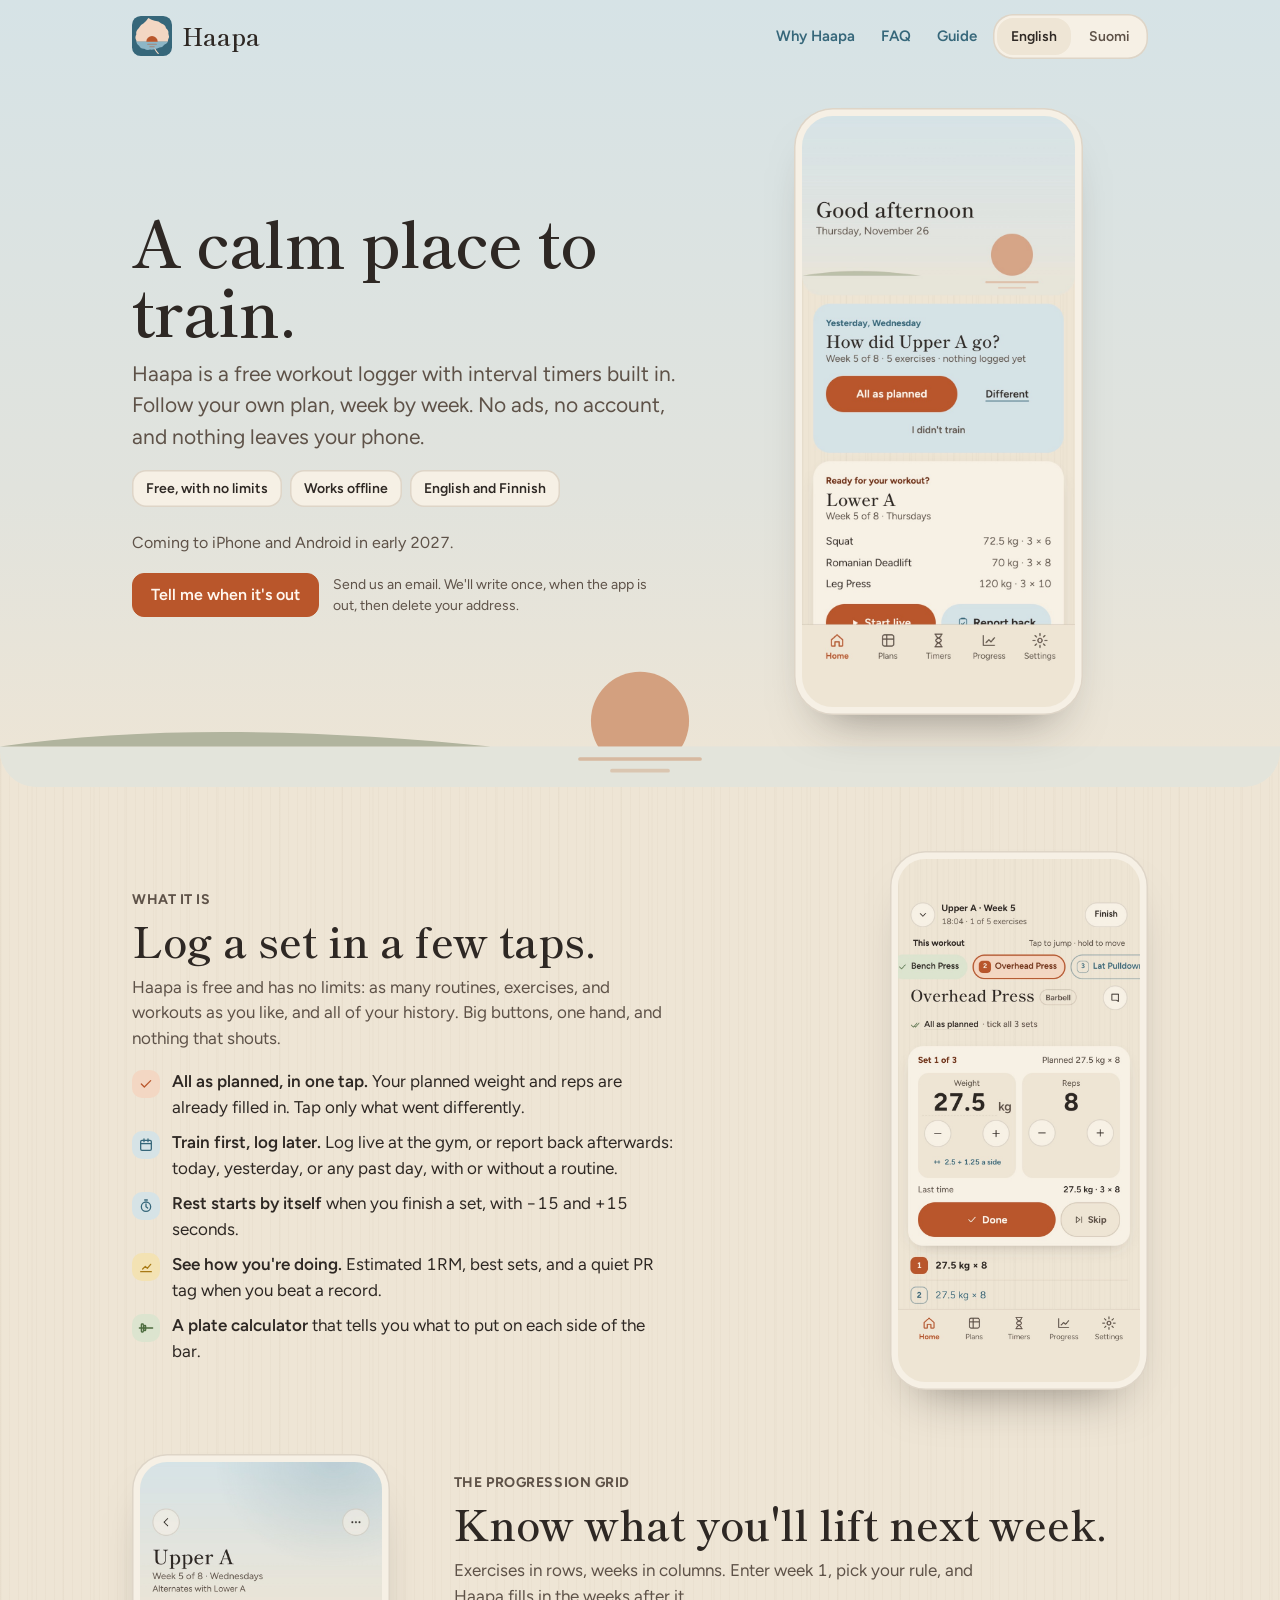
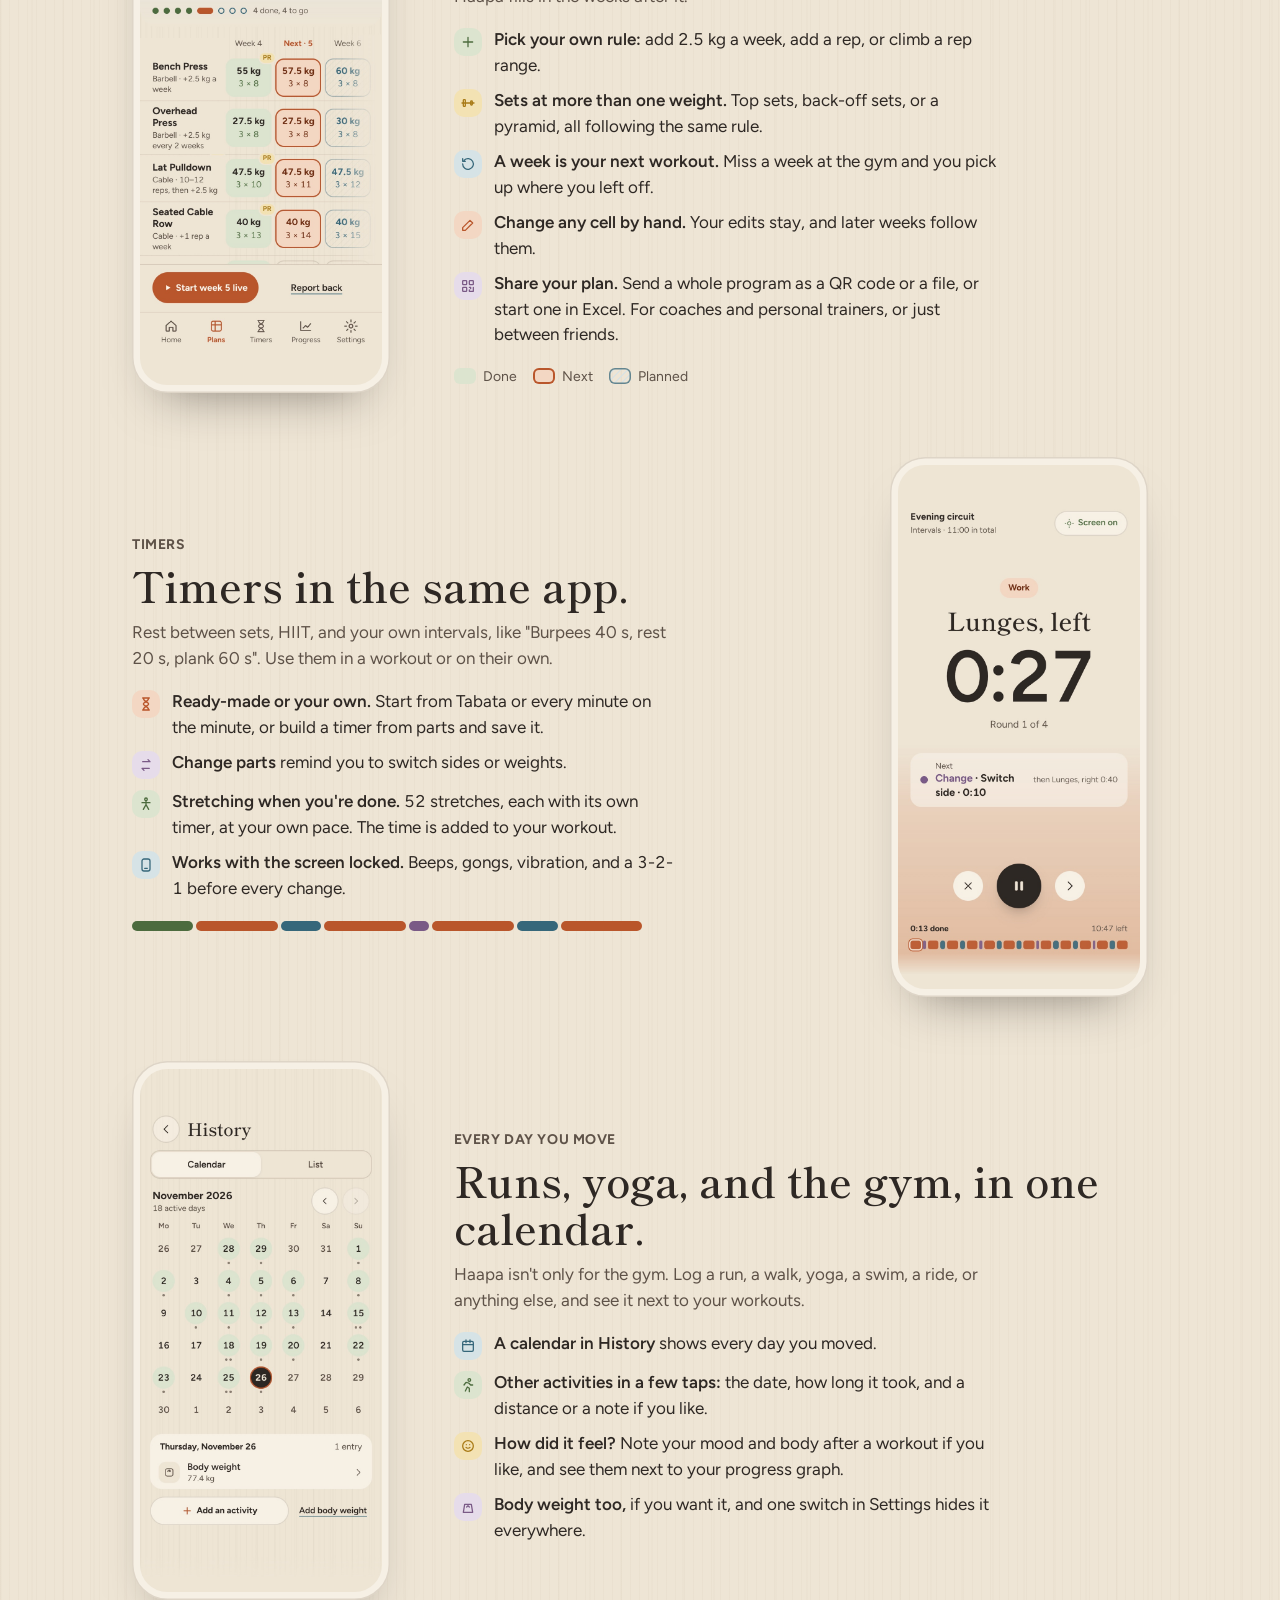
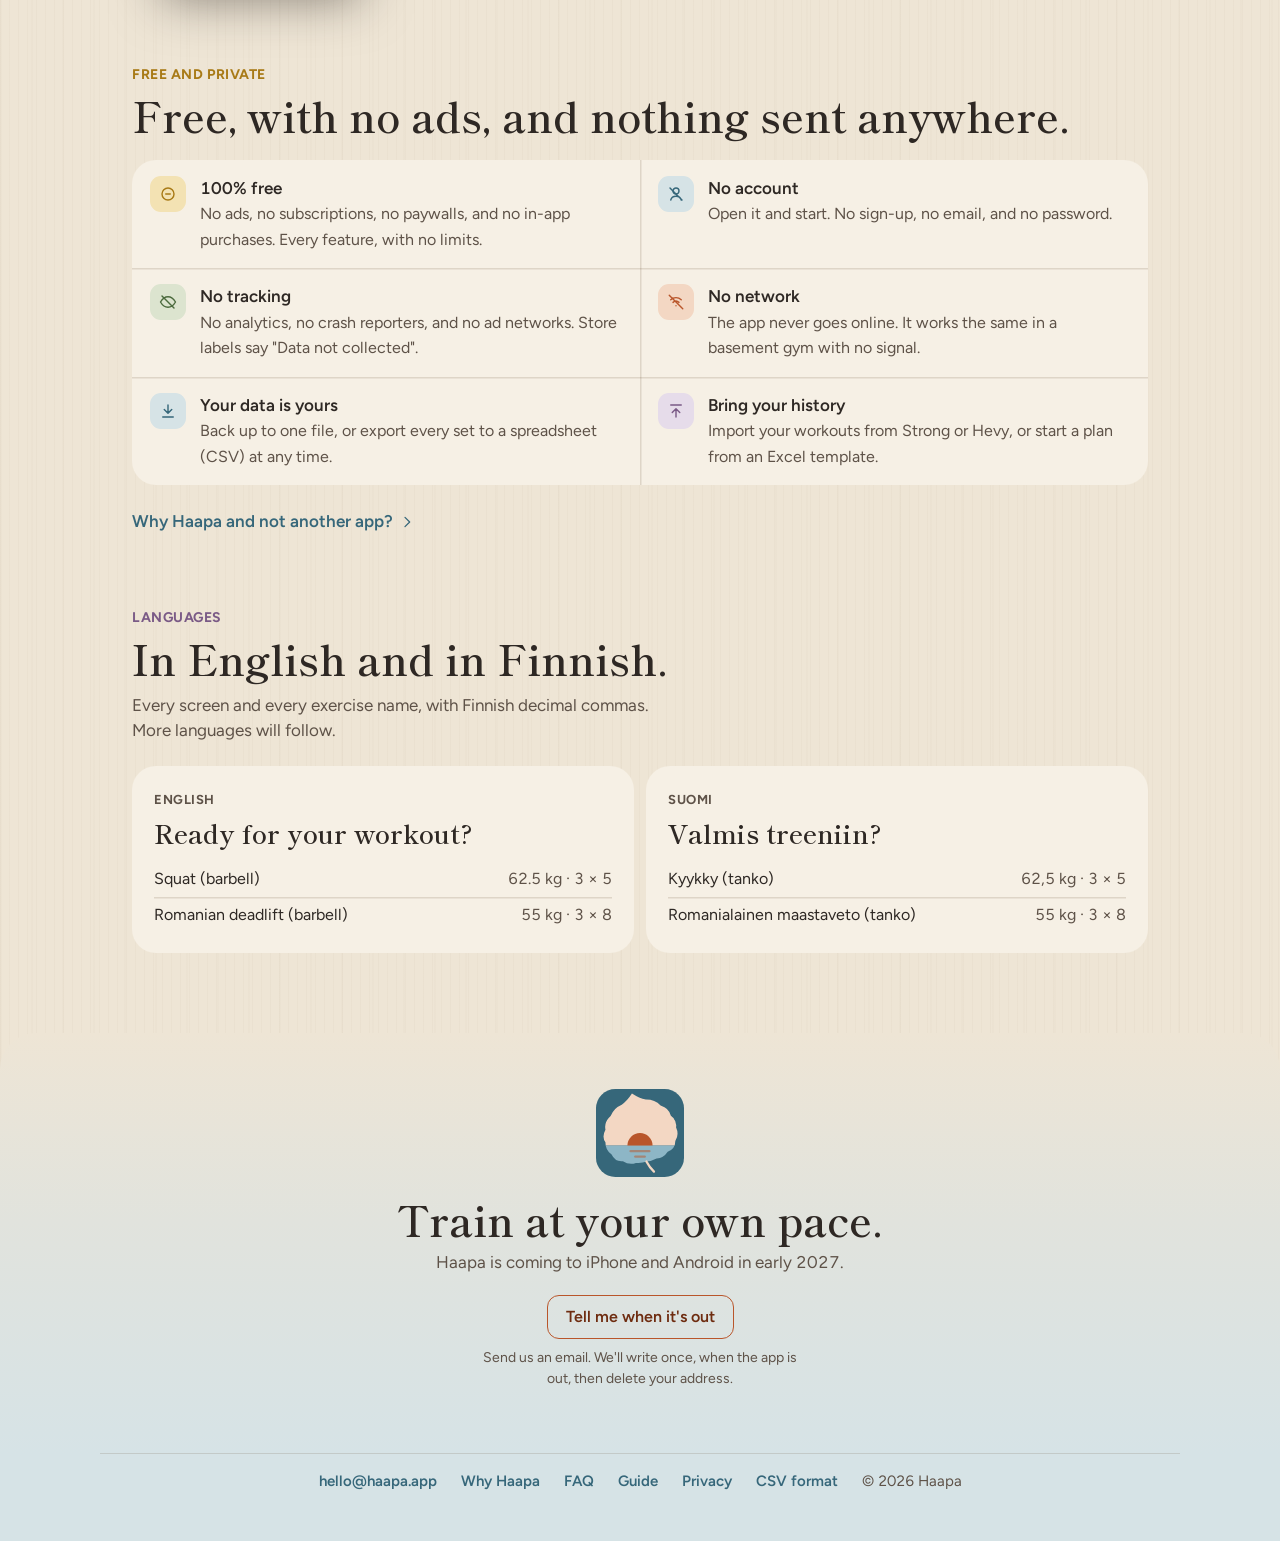
<file: index.html>
<!doctype html>
<html lang="en"><head>
<meta charset="utf-8">
<meta name="viewport" content="width=device-width,initial-scale=1">
<title>Haapa · a calm place to train</title>
<meta name="description" content="Haapa is a free workout logger and interval timer for iPhone and Android. No ads, no account, and nothing leaves your phone.">
<link rel="alternate" hreflang="en" href="https://haapa.app/">
<link rel="alternate" hreflang="fi" href="https://haapa.app/fi/">
<link rel="canonical" href="https://haapa.app/">
<link rel="icon" href="icon.svg" type="image/svg+xml">
<link rel="apple-touch-icon" href="apple-touch-icon.png">
<meta name="theme-color" content="#EEE5D5" media="(prefers-color-scheme: light)">
<meta name="theme-color" content="#221C18" media="(prefers-color-scheme: dark)">
<meta property="og:type" content="website">
<meta property="og:site_name" content="Haapa">
<meta property="og:locale" content="en_GB">
<meta property="og:title" content="Haapa · a calm place to train">
<meta property="og:description" content="Haapa is a free workout logger and interval timer for iPhone and Android. No ads, no account, and nothing leaves your phone.">
<meta property="og:url" content="https://haapa.app/">
<meta property="og:image" content="https://haapa.app/img/og.jpg">
<meta name="twitter:card" content="summary_large_image">
<link rel="stylesheet" href="site.css">
</head>
<body>

<!-- one icon definition, reused: variant B, tilted leaf, level horizon -->
<svg width="0" height="0" style="position:absolute" aria-hidden="true">
 <defs>
  <path id="leaf" d="M0 -44 Q7 -37 14 -34 Q24 -32 29 -24 Q38 -19 38 -10 Q44 -3 41 4 Q43 13 37 19 Q35 28 26 29 Q20 35 12 34 Q5 36 0 35 Q-5 36 -12 34 Q-20 35 -26 29 Q-35 28 -37 19 Q-43 13 -41 4 Q-44 -3 -38 -10 Q-38 -19 -29 -24 Q-24 -32 -14 -34 Q-7 -37 0 -44 Z"/>
  <clipPath id="leafclip"><use href="#leaf" transform="translate(56 54) rotate(-12) scale(1.12)"/></clipPath>
  <symbol id="haapa" viewBox="0 0 112 112">
   <rect width="112" height="112" style="fill:var(--i-ground)"/>
   <g clip-path="url(#leafclip)">
    <rect width="112" height="72" style="fill:var(--i-sky)"/>
    <rect y="72" width="112" height="40" style="fill:var(--i-water)"/>
    <path d="M40 72 A16 16 0 0 1 72 72 Z" style="fill:var(--i-sun)"/>
    <g style="stroke:var(--i-sun)" stroke-opacity=".5" stroke-width="3" stroke-linecap="round" fill="none"><path d="M44 79 H68"/><path d="M50 86 H62"/></g>
   </g>
   <path transform="translate(56 54) rotate(-12) scale(1.12)" d="M0 35 Q2 42 6 48" style="stroke:var(--i-sky)" stroke-width="2.6" fill="none" stroke-linecap="round"/>
  </symbol>
 </defs>
</svg>


<header class="hero">
 <svg class="scene" viewBox="0 0 1200 150" preserveAspectRatio="xMidYMax slice" aria-hidden="true">
  <circle cx="600" cy="88" r="46" style="fill:var(--sun)"/>
  <rect x="0" y="112" width="1200" height="38" style="fill:var(--water)"/>
  <rect x="542" y="122" width="116" height="3.5" rx="1.75" style="fill:var(--glint)"/>
  <rect x="572" y="133" width="56" height="3.5" rx="1.75" style="fill:var(--glint);opacity:.7"/>
  <path d="M0 112 C140 92 300 96 460 112 Z" style="fill:var(--hill)"/>
 </svg>
 <div class="wrap">
  <nav class="top" aria-label="Site">
   <a class="brand" href="index.html" aria-label="Haapa, home"><svg class="icon" width="40" height="40" aria-hidden="true"><use href="#haapa"/></svg><b class="serif">Haapa</b></a>
   <div class="navr">
    <a class="navlink wide" href="why.html">Why Haapa</a>
    <a class="navlink wide" href="faq.html">FAQ</a>
    <a class="navlink wide" href="guide.html">Guide</a>
    <div class="lang wide" role="group" aria-label="Language"><a href="index.html" aria-current="true" lang="en">English</a><a href="fi/index.html" lang="fi" hreflang="fi">Suomi</a></div>
    <details class="menu"><summary aria-label="Menu"><svg class="bars" width="22" height="22" viewBox="0 0 24 24" aria-hidden="true"><path d="M4 7h16M4 12h16M4 17h16" stroke="currentColor" stroke-width="2" stroke-linecap="round"/></svg><svg class="x" width="22" height="22" viewBox="0 0 24 24" aria-hidden="true"><path d="M6 6l12 12M18 6L6 18" stroke="currentColor" stroke-width="2" stroke-linecap="round"/></svg></summary>
     <div class="menu-in">
      <a class="mlink" href="why.html">Why Haapa</a>
      <a class="mlink" href="faq.html">FAQ</a>
      <a class="mlink" href="guide.html">Guide</a>
      <div class="lang" role="group" aria-label="Language"><a href="index.html" aria-current="true" lang="en">English</a><a href="fi/index.html" lang="fi" hreflang="fi">Suomi</a></div>
     </div>
    </details>
   </div>
  </nav>
  <div class="hero-in">
   <div>
    <h1 class="serif">A calm place to train.</h1>
    <p class="lede">Haapa is a free workout logger with interval timers built in. Follow your own plan, week by week. No ads, no account, and nothing leaves your phone.</p>
    <div class="facts"><span>Free, with no limits</span><span>Works offline</span><span>English and Finnish</span></div>
    <p class="soon">Coming to iPhone and Android in early 2027.</p>
    <p class="notify"><a href="mailto:hello@haapa.app?subject=Tell%20me%20when%20Haapa%20is%20out">Tell me when it's out</a><span>Send us an email. We'll write once, when the app is out, then delete your address.</span></p>
   </div>
   <div class="phone"><div class="screen"><picture><source srcset="img/home-dark.jpg" media="(prefers-color-scheme: dark)"><img src="img/home-light.jpg" width="390" height="844" alt="Haapa Home screen: “How did Upper A go?” with All as planned and Different, above today's routine, Lower A" decoding="async"></picture></div></div>
  </div>
 </div>
</header>

<main class="wrap">

 <section class="f" aria-labelledby="what">
  <div class="row">
   <div class="txt">
    <p class="kicker k-ember">What it is</p>
    <h2 id="what" class="serif">Log a set in a few taps.</h2>
    <p>Haapa is free and has no limits: as many routines, exercises, and workouts as you like, and all of your history. Big buttons, one hand, and nothing that shouts.</p>
    <ul class="points">
     <li><i style="background:var(--ember-soft);color:var(--ember)"><svg class="st" width="16" height="16" viewBox="0 0 24 24"><path d="M5 12l4.5 4.5L19 7"/></svg></i><span><b>All as planned, in one tap.</b> Your planned weight and reps are already filled in. Tap only what went differently.</span></li>
     <li><i style="background:var(--lake-soft);color:var(--lake)"><svg class="st" width="16" height="16" viewBox="0 0 24 24"><rect x="4" y="5" width="16" height="15" rx="2"/><path d="M4 10h16M9 3v4M15 3v4"/></svg></i><span><b>Train first, log later.</b> Log live at the gym, or report back afterwards: today, yesterday, or any past day, with or without a routine.</span></li>
     <li><i style="background:var(--lake-soft);color:var(--lake)"><svg class="st" width="16" height="16" viewBox="0 0 24 24"><circle cx="12" cy="13" r="7"/><path d="M12 9v4l2.5 2M10 3h4"/></svg></i><span><b>Rest starts by itself</b> when you finish a set, with −15 and +15 seconds.</span></li>
     <li><i style="background:var(--gold-soft);color:var(--gold)"><svg class="st" width="16" height="16" viewBox="0 0 24 24"><path d="M4 19h16M7 15l4-4 3 3 5-6"/></svg></i><span><b>See how you're doing.</b> Estimated 1RM, best sets, and a quiet PR tag when you beat a record.</span></li>
     <li><i style="background:var(--leaf-soft);color:var(--leaf)"><svg class="st" width="16" height="16" viewBox="0 0 24 24"><path d="M2 12h20"/><rect x="5" y="6" width="3" height="12" rx="1"/><rect x="9" y="8" width="2.5" height="8" rx="1"/></svg></i><span><b>A plate calculator</b> that tells you what to put on each side of the bar.</span></li>
    </ul>
   </div>
   <div class="phone"><div class="screen"><picture><source srcset="img/logging-dark.jpg" media="(prefers-color-scheme: dark)"><img src="img/logging-light.jpg" width="390" height="844" alt="Logging a set: overhead press, 27.5 kg for 8 reps as planned, with All as planned above and Done below" loading="lazy" decoding="async"></picture></div></div>
  </div>
 </section>

 <section class="f" aria-labelledby="grid">
  <div class="row flip">
   <div class="txt">
    <p class="kicker k-leaf">The progression grid</p>
    <h2 id="grid" class="serif">Know what you'll lift next week.</h2>
    <p>Exercises in rows, weeks in columns. Enter week 1, pick your rule, and Haapa fills in the weeks after it.</p>
    <ul class="points">
     <li><i style="background:var(--leaf-soft);color:var(--leaf)"><svg class="st" width="16" height="16" viewBox="0 0 24 24"><path d="M12 5v14M5 12h14"/></svg></i><span><b>Pick your own rule:</b> add 2.5 kg a week, add a rep, or climb a rep range.</span></li>
     <li><i style="background:var(--gold-soft);color:var(--gold)"><svg class="st" width="16" height="16" viewBox="0 0 24 24"><path d="M3 12h18"/><rect x="5" y="7" width="3" height="10" rx="1"/><rect x="16" y="9" width="2.5" height="6" rx="1"/></svg></i><span><b>Sets at more than one weight.</b> Top sets, back-off sets, or a pyramid, all following the same rule.</span></li>
     <li><i style="background:var(--lake-soft);color:var(--lake)"><svg class="st" width="16" height="16" viewBox="0 0 24 24"><path d="M4 12a8 8 0 1 0 2.3-5.7M4 4v4h4"/></svg></i><span><b>A week is your next workout.</b> Miss a week at the gym and you pick up where you left off.</span></li>
     <li><i style="background:var(--ember-soft);color:var(--ember)"><svg class="st" width="16" height="16" viewBox="0 0 24 24"><path d="M4 20h4L19 9l-4-4L4 16z"/></svg></i><span><b>Change any cell by hand.</b> Your edits stay, and later weeks follow them.</span></li>
     <li><i style="background:var(--heather-soft);color:var(--heather)"><svg class="st" width="16" height="16" viewBox="0 0 24 24"><rect x="4" y="4" width="6" height="6" rx="1"/><rect x="14" y="4" width="6" height="6" rx="1"/><rect x="4" y="14" width="6" height="6" rx="1"/><path d="M14 14h2v2M20 14v6h-6v-2"/></svg></i><span><b>Share your plan.</b> Send a whole program as a QR code or a file, or start one in Excel. For coaches and personal trainers, or just between friends.</span></li>
    </ul>
    <div class="legend" aria-label="How the grid marks weeks"><span><i class="lg-done"></i>Done</span><span><i class="lg-next"></i>Next</span><span><i class="lg-plan"></i>Planned</span></div>
   </div>
   <div class="phone"><div class="screen"><picture><source srcset="img/grid-portrait-dark.jpg" media="(prefers-color-scheme: dark)"><img src="img/grid-portrait-light.jpg" width="390" height="844" alt="The progression grid for Upper A, week 5 of 8: exercises in rows and weeks in columns, with done, next, and planned weeks" loading="lazy" decoding="async"></picture></div></div>
  </div>
 </section>

 <section class="f" aria-labelledby="timers">
  <div class="row">
   <div class="txt">
    <p class="kicker k-lake">Timers</p>
    <h2 id="timers" class="serif">Timers in the same app.</h2>
    <p>Rest between sets, HIIT, and your own intervals, like "Burpees 40 s, rest 20 s, plank 60 s". Use them in a workout or on their own.</p>
    <ul class="points">
     <li><i style="background:var(--ember-soft);color:var(--ember)"><svg class="st" width="16" height="16" viewBox="0 0 24 24"><path d="M7 3h10M7 21h10M8 3c0 6 8 6 8 9s-8 3-8 9M16 3c0 6-8 6-8 9s8 3 8 9"/></svg></i><span><b>Ready-made or your own.</b> Start from Tabata or every minute on the minute, or build a timer from parts and save it.</span></li>
     <li><i style="background:var(--heather-soft);color:var(--heather)"><svg class="st" width="16" height="16" viewBox="0 0 24 24"><path d="M7 7h11l-3-3M17 17H6l3 3"/></svg></i><span><b>Change parts</b> remind you to switch sides or weights.</span></li>
     <li><i style="background:var(--leaf-soft);color:var(--leaf)"><svg class="st" width="16" height="16" viewBox="0 0 24 24"><circle cx="12" cy="5" r="2"/><path d="M12 7v6l-4 7M12 13l4 7M6 10h12"/></svg></i><span><b>Stretching when you're done.</b> 52 stretches, each with its own timer, at your own pace. The time is added to your workout.</span></li>
     <li><i style="background:var(--lake-soft);color:var(--lake)"><svg class="st" width="16" height="16" viewBox="0 0 24 24"><rect x="6" y="3" width="12" height="18" rx="3"/><path d="M10 17h4"/></svg></i><span><b>Works with the screen locked.</b> Beeps, gongs, vibration, and a 3-2-1 before every change.</span></li>
    </ul>
    <div class="strip" aria-hidden="true">
     <i style="flex:3;background:var(--leaf)"></i><i style="flex:4;background:var(--ember)"></i><i style="flex:2;background:var(--lake)"></i><i style="flex:4;background:var(--ember)"></i><i style="flex:1;background:var(--heather)"></i><i style="flex:4;background:var(--ember)"></i><i style="flex:2;background:var(--lake)"></i><i style="flex:4;background:var(--ember)"></i>
    </div>
   </div>
   <div class="phone"><div class="screen"><picture><source srcset="img/timer-dark.jpg" media="(prefers-color-scheme: dark)"><img src="img/timer-light.jpg" width="390" height="844" alt="An interval timer running: Lunges, left, 27 seconds to go, next a change of side" loading="lazy" decoding="async"></picture></div></div>
  </div>
 </section>

 <section class="f" aria-labelledby="moves">
  <div class="row flip">
   <div class="txt">
    <p class="kicker k-heather">Every day you move</p>
    <h2 id="moves" class="serif">Runs, yoga, and the gym, in one calendar.</h2>
    <p>Haapa isn't only for the gym. Log a run, a walk, yoga, a swim, a ride, or anything else, and see it next to your workouts.</p>
    <ul class="points">
     <li><i style="background:var(--lake-soft);color:var(--lake)"><svg class="st" width="16" height="16" viewBox="0 0 24 24"><rect x="4" y="5" width="16" height="15" rx="2"/><path d="M4 10h16M9 3v4M15 3v4"/></svg></i><span><b>A calendar in History</b> shows every day you moved.</span></li>
     <li><i style="background:var(--leaf-soft);color:var(--leaf)"><svg class="st" width="16" height="16" viewBox="0 0 24 24"><circle cx="14" cy="4.5" r="2"/><path d="M8 21l3-6 3 2v5M6 12l3-4 4 1 3 3h3"/></svg></i><span><b>Other activities in a few taps:</b> the date, how long it took, and a distance or a note if you like.</span></li>
     <li><i style="background:var(--gold-soft);color:var(--gold)"><svg class="st" width="16" height="16" viewBox="0 0 24 24"><circle cx="12" cy="12" r="8"/><path d="M9 14c1.5 1.5 4.5 1.5 6 0M9.5 10h0M14.5 10h0"/></svg></i><span><b>How did it feel?</b> Note your mood and body after a workout if you like, and see them next to your progress graph.</span></li>
     <li><i style="background:var(--heather-soft);color:var(--heather)"><svg class="st" width="16" height="16" viewBox="0 0 24 24"><path d="M5 20h14l-2-12H7z"/><path d="M10 12l2-2 2 2"/></svg></i><span><b>Body weight too,</b> if you want it, and one switch in Settings hides it everywhere.</span></li>
    </ul>
   </div>
   <div class="phone"><div class="screen"><picture><source srcset="img/calendar-dark.jpg" media="(prefers-color-scheme: dark)"><img src="img/calendar-light.jpg" width="390" height="844" alt="The History calendar for November, with 18 active days marked, and buttons to add an activity or body weight" loading="lazy" decoding="async"></picture></div></div>
  </div>
 </section>

 <section class="f promise" aria-labelledby="free">
  <p class="kicker k-gold">Free and private</p>
  <h2 id="free" class="serif">Free, with no ads, and nothing sent anywhere.</h2>
  <div class="group">
   <div class="r"><i style="background:var(--gold-soft);color:var(--gold)"><svg class="st" width="18" height="18" viewBox="0 0 24 24"><circle cx="12" cy="12" r="8"/><path d="M9 12h6"/></svg></i><div><b>100% free</b><span>No ads, no subscriptions, no paywalls, and no in-app purchases. Every feature, with no limits.</span></div></div>
   <div class="r"><i style="background:var(--lake-soft);color:var(--lake)"><svg class="st" width="18" height="18" viewBox="0 0 24 24"><circle cx="12" cy="8" r="4"/><path d="M5 20c1-4 4-5 7-5s6 1 7 5M4 4l16 16"/></svg></i><div><b>No account</b><span>Open it and start. No sign-up, no email, and no password.</span></div></div>
   <div class="r"><i style="background:var(--leaf-soft);color:var(--leaf)"><svg class="st" width="18" height="18" viewBox="0 0 24 24"><path d="M2 12s4-7 10-7 10 7 10 7-4 7-10 7S2 12 2 12zM4 4l16 16"/></svg></i><div><b>No tracking</b><span>No analytics, no crash reporters, and no ad networks. Store labels say "Data not collected".</span></div></div>
   <div class="r"><i style="background:var(--ember-soft);color:var(--ember)"><svg class="st" width="18" height="18" viewBox="0 0 24 24"><path d="M5 9a10 10 0 0 1 14 0M8 12.5a6 6 0 0 1 8 0M12 17h0M3 3l18 18"/></svg></i><div><b>No network</b><span>The app never goes online. It works the same in a basement gym with no signal.</span></div></div>
   <div class="r"><i style="background:var(--lake-soft);color:var(--lake)"><svg class="st" width="18" height="18" viewBox="0 0 24 24"><path d="M12 4v11M7 10l5 5 5-5M5 20h14"/></svg></i><div><b>Your data is yours</b><span>Back up to one file, or export every set to a spreadsheet (CSV) at any time.</span></div></div>
   <div class="r"><i style="background:var(--heather-soft);color:var(--heather)"><svg class="st" width="18" height="18" viewBox="0 0 24 24"><path d="M12 20V9M7 14l5-5 5 5M5 4h14"/></svg></i><div><b>Bring your history</b><span>Import your workouts from Strong or Hevy, or start a plan from an Excel template.</span></div></div>
  </div>
  <a class="more" href="why.html">Why Haapa and not another app?<svg class="st" width="16" height="16" viewBox="0 0 24 24"><path d="M9 5l7 7-7 7"/></svg></a>
 </section>

 <section class="f" aria-labelledby="languages">
  <p class="kicker k-heather">Languages</p>
  <h2 id="languages" class="serif">In English and in Finnish.</h2>
  <div class="txt"><p>Every screen and every exercise name, with Finnish decimal commas. More languages will follow.</p></div>
  <div class="langs">
   <div class="card" lang="en"><small>English</small><h3 class="serif">Ready for your workout?</h3>
    <ul><li>Squat (barbell)<span>62.5 kg · 3 × 5</span></li><li>Romanian deadlift (barbell)<span>55 kg · 3 × 8</span></li></ul></div>
   <div class="card" lang="fi"><small>Suomi</small><h3 class="serif">Valmis treeniin?</h3>
    <ul><li>Kyykky (tanko)<span>62,5 kg · 3 × 5</span></li><li>Romanialainen maastaveto (tanko)<span>55 kg · 3 × 8</span></li></ul></div>
  </div>
 </section>

</main>

<section class="end" aria-labelledby="get-h">
 <div class="wrap">
  <svg class="icon" width="88" height="88" aria-hidden="true"><use href="#haapa"/></svg>
  <h2 id="get-h" class="serif">Train at your own pace.</h2>
  <p>Haapa is coming to iPhone and Android in early 2027.</p>
  <p class="notify"><a href="mailto:hello@haapa.app?subject=Tell%20me%20when%20Haapa%20is%20out">Tell me when it's out</a><span>Send us an email. We'll write once, when the app is out, then delete your address.</span></p>
 </div>
</section>

<footer>
 <div class="wrap">
  <a href="mailto:hello@haapa.app">hello@haapa.app</a>
  <a href="why.html">Why Haapa</a>
  <a href="faq.html">FAQ</a>
  <a href="guide.html">Guide</a>
  <a href="privacy.html">Privacy</a>
  <a href="csv-format.html">CSV format</a>
  <span style="padding:8px 0">© 2026 Haapa</span>
 </div>
</footer>
</body></html>
</file>
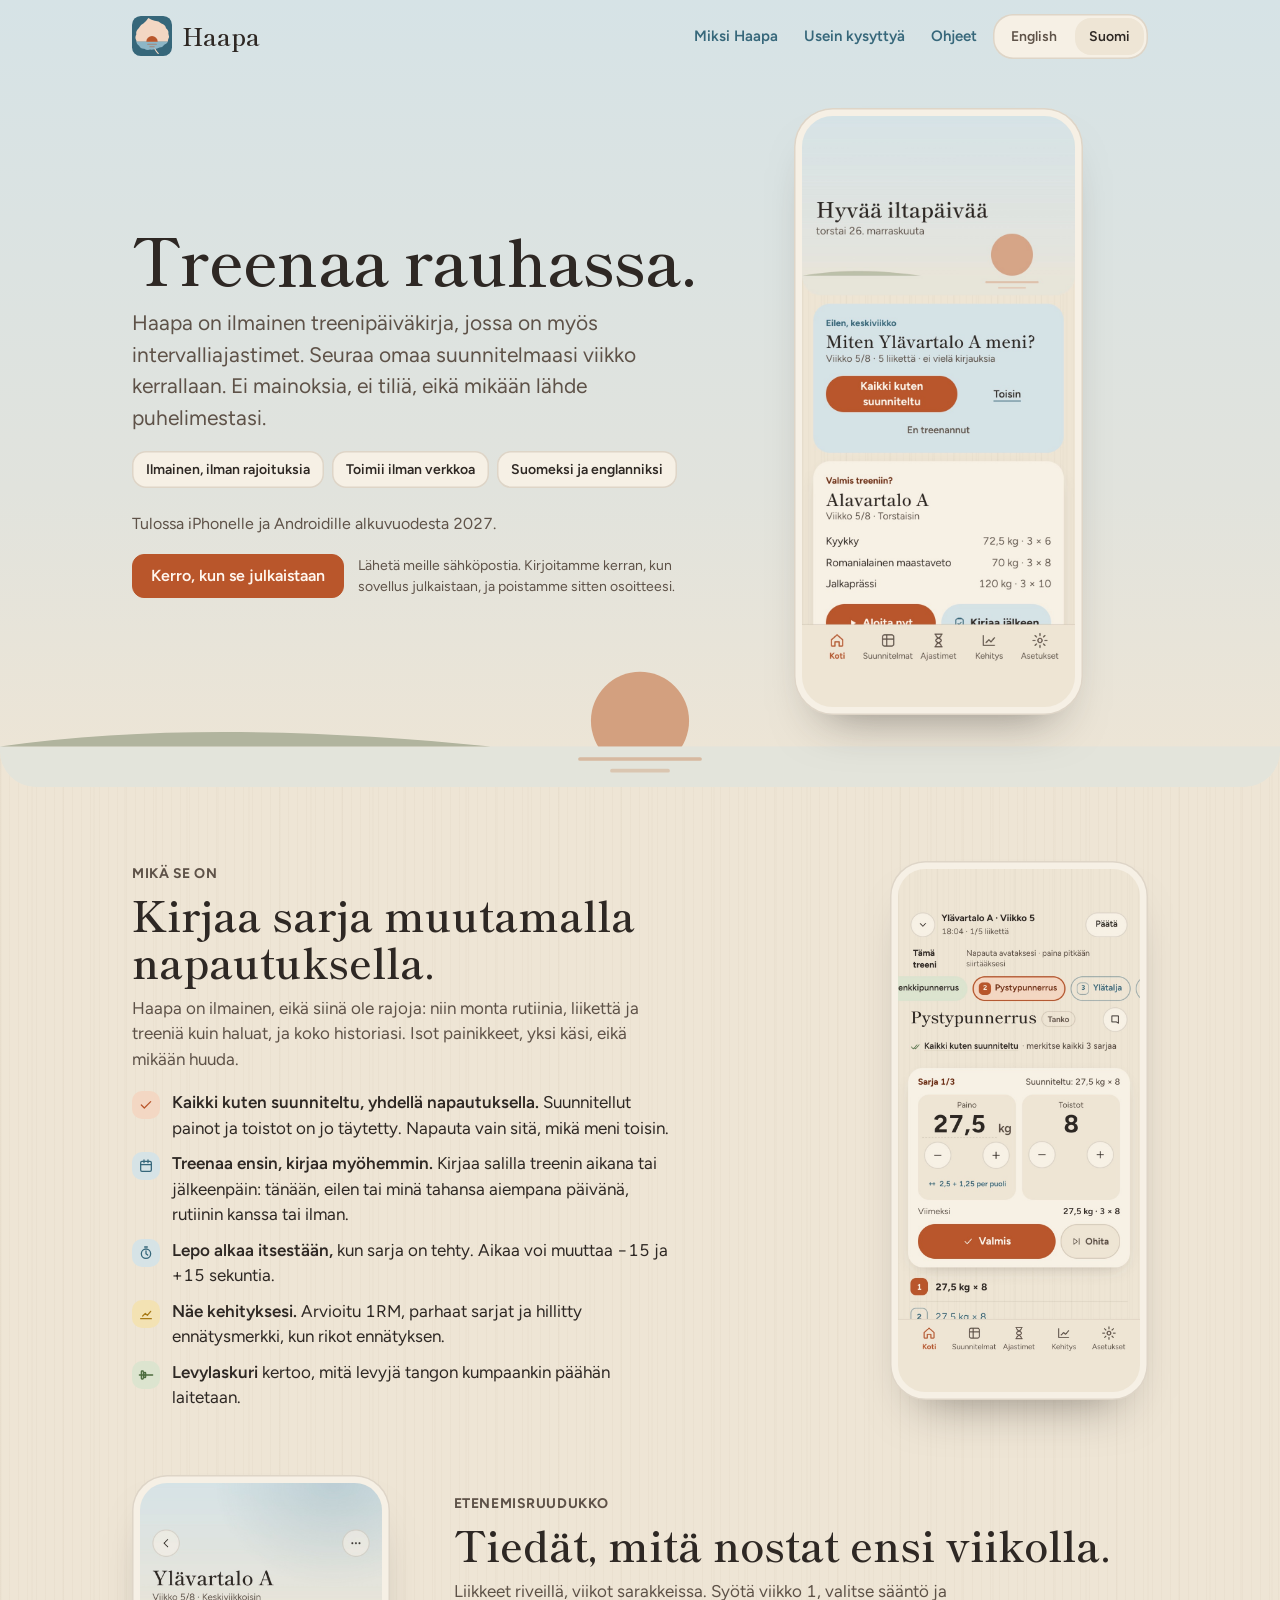
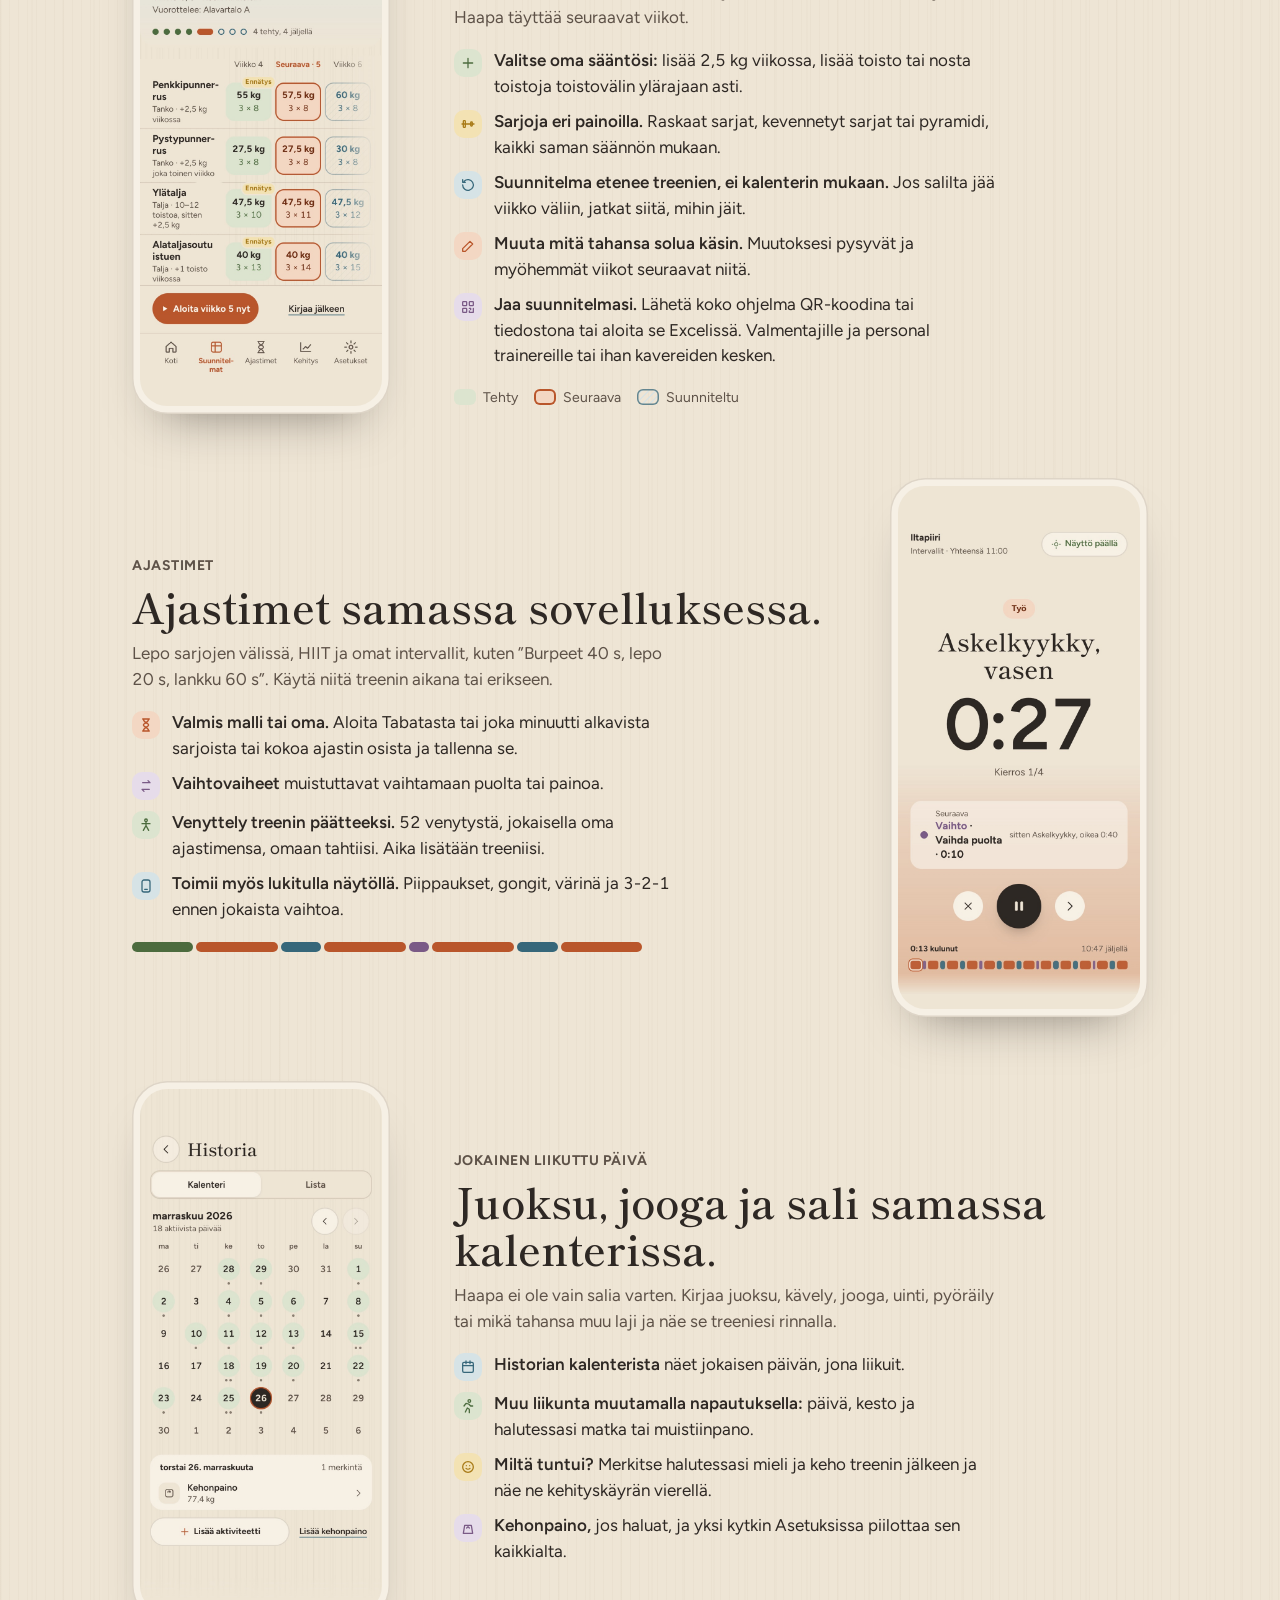
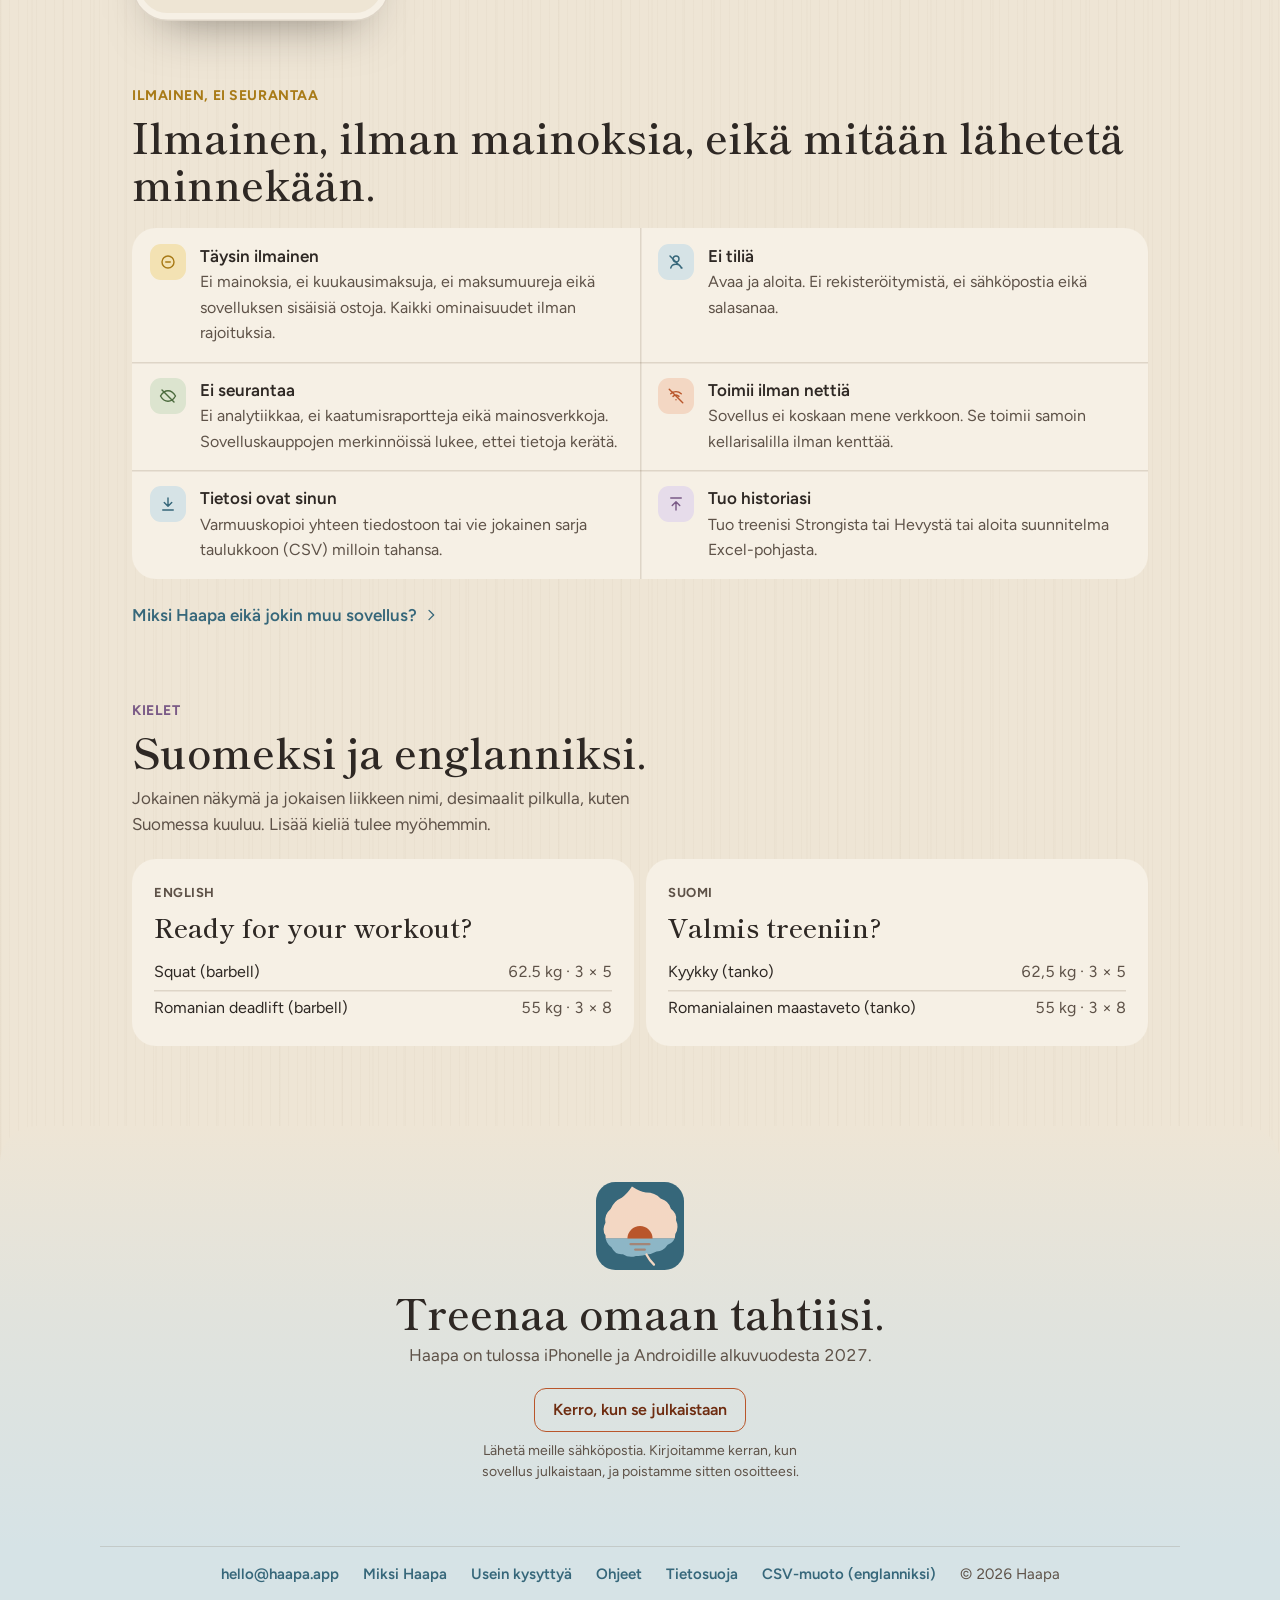
<file: fi/index.html>
<!doctype html>
<html lang="fi"><head>
<meta charset="utf-8">
<meta name="viewport" content="width=device-width,initial-scale=1">
<title>Haapa · treenaa rauhassa</title>
<meta name="description" content="Haapa on ilmainen treenipäiväkirja ja intervalliajastin iPhonelle ja Androidille. Ei mainoksia, ei tiliä, eikä mikään lähde puhelimestasi.">
<link rel="alternate" hreflang="en" href="https://haapa.app/">
<link rel="alternate" hreflang="fi" href="https://haapa.app/fi/">
<link rel="canonical" href="https://haapa.app/fi/">
<link rel="icon" href="../icon.svg" type="image/svg+xml">
<link rel="apple-touch-icon" href="../apple-touch-icon.png">
<meta name="theme-color" content="#EEE5D5" media="(prefers-color-scheme: light)">
<meta name="theme-color" content="#221C18" media="(prefers-color-scheme: dark)">
<meta property="og:type" content="website">
<meta property="og:site_name" content="Haapa">
<meta property="og:locale" content="fi_FI">
<meta property="og:title" content="Haapa · treenaa rauhassa">
<meta property="og:description" content="Haapa on ilmainen treenipäiväkirja ja intervalliajastin iPhonelle ja Androidille. Ei mainoksia, ei tiliä, eikä mikään lähde puhelimestasi.">
<meta property="og:url" content="https://haapa.app/fi/">
<meta property="og:image" content="https://haapa.app/img/og.jpg">
<meta name="twitter:card" content="summary_large_image">
<link rel="stylesheet" href="../site.css">
</head>
<body>

<!-- one icon definition, reused: variant B, tilted leaf, level horizon -->
<svg width="0" height="0" style="position:absolute" aria-hidden="true">
 <defs>
  <path id="leaf" d="M0 -44 Q7 -37 14 -34 Q24 -32 29 -24 Q38 -19 38 -10 Q44 -3 41 4 Q43 13 37 19 Q35 28 26 29 Q20 35 12 34 Q5 36 0 35 Q-5 36 -12 34 Q-20 35 -26 29 Q-35 28 -37 19 Q-43 13 -41 4 Q-44 -3 -38 -10 Q-38 -19 -29 -24 Q-24 -32 -14 -34 Q-7 -37 0 -44 Z"/>
  <clipPath id="leafclip"><use href="#leaf" transform="translate(56 54) rotate(-12) scale(1.12)"/></clipPath>
  <symbol id="haapa" viewBox="0 0 112 112">
   <rect width="112" height="112" style="fill:var(--i-ground)"/>
   <g clip-path="url(#leafclip)">
    <rect width="112" height="72" style="fill:var(--i-sky)"/>
    <rect y="72" width="112" height="40" style="fill:var(--i-water)"/>
    <path d="M40 72 A16 16 0 0 1 72 72 Z" style="fill:var(--i-sun)"/>
    <g style="stroke:var(--i-sun)" stroke-opacity=".5" stroke-width="3" stroke-linecap="round" fill="none"><path d="M44 79 H68"/><path d="M50 86 H62"/></g>
   </g>
   <path transform="translate(56 54) rotate(-12) scale(1.12)" d="M0 35 Q2 42 6 48" style="stroke:var(--i-sky)" stroke-width="2.6" fill="none" stroke-linecap="round"/>
  </symbol>
 </defs>
</svg>


<header class="hero">
 <svg class="scene" viewBox="0 0 1200 150" preserveAspectRatio="xMidYMax slice" aria-hidden="true">
  <circle cx="600" cy="88" r="46" style="fill:var(--sun)"/>
  <rect x="0" y="112" width="1200" height="38" style="fill:var(--water)"/>
  <rect x="542" y="122" width="116" height="3.5" rx="1.75" style="fill:var(--glint)"/>
  <rect x="572" y="133" width="56" height="3.5" rx="1.75" style="fill:var(--glint);opacity:.7"/>
  <path d="M0 112 C140 92 300 96 460 112 Z" style="fill:var(--hill)"/>
 </svg>
 <div class="wrap">
  <nav class="top" aria-label="Sivusto">
   <a class="brand" href="index.html" aria-label="Haapa, etusivu"><svg class="icon" width="40" height="40" aria-hidden="true"><use href="#haapa"/></svg><b class="serif">Haapa</b></a>
   <div class="navr">
    <a class="navlink wide" href="why.html">Miksi Haapa</a>
    <a class="navlink wide" href="faq.html">Usein kysyttyä</a>
    <a class="navlink wide" href="guide.html">Ohjeet</a>
    <div class="lang wide" role="group" aria-label="Kieli"><a href="../index.html" lang="en" hreflang="en">English</a><a href="index.html" aria-current="true" lang="fi">Suomi</a></div>
    <details class="menu"><summary aria-label="Valikko"><svg class="bars" width="22" height="22" viewBox="0 0 24 24" aria-hidden="true"><path d="M4 7h16M4 12h16M4 17h16" stroke="currentColor" stroke-width="2" stroke-linecap="round"/></svg><svg class="x" width="22" height="22" viewBox="0 0 24 24" aria-hidden="true"><path d="M6 6l12 12M18 6L6 18" stroke="currentColor" stroke-width="2" stroke-linecap="round"/></svg></summary>
     <div class="menu-in">
      <a class="mlink" href="why.html">Miksi Haapa</a>
      <a class="mlink" href="faq.html">Usein kysyttyä</a>
      <a class="mlink" href="guide.html">Ohjeet</a>
      <div class="lang" role="group" aria-label="Kieli"><a href="../index.html" lang="en" hreflang="en">English</a><a href="index.html" aria-current="true" lang="fi">Suomi</a></div>
     </div>
    </details>
   </div>
  </nav>
  <div class="hero-in">
   <div>
    <h1 class="serif">Treenaa rauhassa.</h1>
    <p class="lede">Haapa on ilmainen treenipäiväkirja, jossa on myös intervalliajastimet. Seuraa omaa suunnitelmaasi viikko kerrallaan. Ei mainoksia, ei tiliä, eikä mikään lähde puhelimestasi.</p>
    <div class="facts"><span>Ilmainen, ilman rajoituksia</span><span>Toimii ilman verkkoa</span><span>Suomeksi ja englanniksi</span></div>
    <p class="soon">Tulossa iPhonelle ja Androidille alkuvuodesta 2027.</p>
    <p class="notify"><a href="mailto:hello@haapa.app?subject=Kerro%20kun%20Haapa%20julkaistaan">Kerro, kun se julkaistaan</a><span>Lähetä meille sähköpostia. Kirjoitamme kerran, kun sovellus julkaistaan, ja poistamme sitten osoitteesi.</span></p>
   </div>
   <div class="phone"><div class="screen"><picture><source srcset="../img/fi-home-dark.jpg" media="(prefers-color-scheme: dark)"><img src="../img/fi-home-light.jpg" width="390" height="844" alt="Haapan Koti-näkymä: ”Miten Ylävartalo A meni?” ja valinnat Kaikki kuten suunniteltu ja Toisin, sen alla päivän rutiini Alavartalo A" decoding="async"></picture></div></div>
  </div>
 </div>
</header>

<main class="wrap">

 <section class="f" aria-labelledby="what">
  <div class="row">
   <div class="txt">
    <p class="kicker k-ember">Mikä se on</p>
    <h2 id="what" class="serif">Kirjaa sarja muutamalla napautuksella.</h2>
    <p>Haapa on ilmainen, eikä siinä ole rajoja: niin monta rutiinia, liikettä ja treeniä kuin haluat, ja koko historiasi. Isot painikkeet, yksi käsi, eikä mikään huuda.</p>
    <ul class="points">
     <li><i style="background:var(--ember-soft);color:var(--ember)"><svg class="st" width="16" height="16" viewBox="0 0 24 24"><path d="M5 12l4.5 4.5L19 7"/></svg></i><span><b>Kaikki kuten suunniteltu, yhdellä napautuksella.</b> Suunnitellut painot ja toistot on jo täytetty. Napauta vain sitä, mikä meni toisin.</span></li>
     <li><i style="background:var(--lake-soft);color:var(--lake)"><svg class="st" width="16" height="16" viewBox="0 0 24 24"><rect x="4" y="5" width="16" height="15" rx="2"/><path d="M4 10h16M9 3v4M15 3v4"/></svg></i><span><b>Treenaa ensin, kirjaa myöhemmin.</b> Kirjaa salilla treenin aikana tai jälkeenpäin: tänään, eilen tai minä tahansa aiempana päivänä, rutiinin kanssa tai ilman.</span></li>
     <li><i style="background:var(--lake-soft);color:var(--lake)"><svg class="st" width="16" height="16" viewBox="0 0 24 24"><circle cx="12" cy="13" r="7"/><path d="M12 9v4l2.5 2M10 3h4"/></svg></i><span><b>Lepo alkaa itsestään,</b> kun sarja on tehty. Aikaa voi muuttaa −15 ja +15 sekuntia.</span></li>
     <li><i style="background:var(--gold-soft);color:var(--gold)"><svg class="st" width="16" height="16" viewBox="0 0 24 24"><path d="M4 19h16M7 15l4-4 3 3 5-6"/></svg></i><span><b>Näe kehityksesi.</b> Arvioitu 1RM, parhaat sarjat ja hillitty ennätysmerkki, kun rikot ennätyksen.</span></li>
     <li><i style="background:var(--leaf-soft);color:var(--leaf)"><svg class="st" width="16" height="16" viewBox="0 0 24 24"><path d="M2 12h20"/><rect x="5" y="6" width="3" height="12" rx="1"/><rect x="9" y="8" width="2.5" height="8" rx="1"/></svg></i><span><b>Levylaskuri</b> kertoo, mitä levyjä tangon kumpaankin päähän laitetaan.</span></li>
    </ul>
   </div>
   <div class="phone"><div class="screen"><picture><source srcset="../img/fi-logging-dark.jpg" media="(prefers-color-scheme: dark)"><img src="../img/fi-logging-light.jpg" width="390" height="844" alt="Sarjan kirjaus: pystypunnerrus, 27,5 kg ja 8 toistoa suunnitelman mukaan, Valmis-painike alla" loading="lazy" decoding="async"></picture></div></div>
  </div>
 </section>

 <section class="f" aria-labelledby="grid">
  <div class="row flip">
   <div class="txt">
    <p class="kicker k-leaf">Etenemisruudukko</p>
    <h2 id="grid" class="serif">Tiedät, mitä nostat ensi viikolla.</h2>
    <p>Liikkeet riveillä, viikot sarakkeissa. Syötä viikko 1, valitse sääntö ja Haapa täyttää seuraavat viikot.</p>
    <ul class="points">
     <li><i style="background:var(--leaf-soft);color:var(--leaf)"><svg class="st" width="16" height="16" viewBox="0 0 24 24"><path d="M12 5v14M5 12h14"/></svg></i><span><b>Valitse oma sääntösi:</b> lisää 2,5 kg viikossa, lisää toisto tai nosta toistoja toistovälin ylärajaan asti.</span></li>
     <li><i style="background:var(--gold-soft);color:var(--gold)"><svg class="st" width="16" height="16" viewBox="0 0 24 24"><path d="M3 12h18"/><rect x="5" y="7" width="3" height="10" rx="1"/><rect x="16" y="9" width="2.5" height="6" rx="1"/></svg></i><span><b>Sarjoja eri painoilla.</b> Raskaat sarjat, kevennetyt sarjat tai pyramidi, kaikki saman säännön mukaan.</span></li>
     <li><i style="background:var(--lake-soft);color:var(--lake)"><svg class="st" width="16" height="16" viewBox="0 0 24 24"><path d="M4 12a8 8 0 1 0 2.3-5.7M4 4v4h4"/></svg></i><span><b>Suunnitelma etenee treenien, ei kalenterin mukaan.</b> Jos salilta jää viikko väliin, jatkat siitä, mihin jäit.</span></li>
     <li><i style="background:var(--ember-soft);color:var(--ember)"><svg class="st" width="16" height="16" viewBox="0 0 24 24"><path d="M4 20h4L19 9l-4-4L4 16z"/></svg></i><span><b>Muuta mitä tahansa solua käsin.</b> Muutoksesi pysyvät ja myöhemmät viikot seuraavat niitä.</span></li>
     <li><i style="background:var(--heather-soft);color:var(--heather)"><svg class="st" width="16" height="16" viewBox="0 0 24 24"><rect x="4" y="4" width="6" height="6" rx="1"/><rect x="14" y="4" width="6" height="6" rx="1"/><rect x="4" y="14" width="6" height="6" rx="1"/><path d="M14 14h2v2M20 14v6h-6v-2"/></svg></i><span><b>Jaa suunnitelmasi.</b> Lähetä koko ohjelma QR-koodina tai tiedostona tai aloita se Excelissä. Valmentajille ja personal trainereille tai ihan kavereiden kesken.</span></li>
    </ul>
    <div class="legend" aria-label="Miten ruudukko merkitsee viikot"><span><i class="lg-done"></i>Tehty</span><span><i class="lg-next"></i>Seuraava</span><span><i class="lg-plan"></i>Suunniteltu</span></div>
   </div>
   <div class="phone"><div class="screen"><picture><source srcset="../img/fi-grid-portrait-dark.jpg" media="(prefers-color-scheme: dark)"><img src="../img/fi-grid-portrait-light.jpg" width="390" height="844" alt="Ylävartalo A -rutiinin etenemisruudukko, viikko 5/8: liikkeet riveillä ja viikot sarakkeissa, tehdyt, seuraava ja suunnitellut viikot merkittyinä" loading="lazy" decoding="async"></picture></div></div>
  </div>
 </section>

 <section class="f" aria-labelledby="timers">
  <div class="row">
   <div class="txt">
    <p class="kicker k-lake">Ajastimet</p>
    <h2 id="timers" class="serif">Ajastimet samassa sovelluksessa.</h2>
    <p>Lepo sarjojen välissä, HIIT ja omat intervallit, kuten ”Burpeet 40 s, lepo 20 s, lankku 60 s”. Käytä niitä treenin aikana tai erikseen.</p>
    <ul class="points">
     <li><i style="background:var(--ember-soft);color:var(--ember)"><svg class="st" width="16" height="16" viewBox="0 0 24 24"><path d="M7 3h10M7 21h10M8 3c0 6 8 6 8 9s-8 3-8 9M16 3c0 6-8 6-8 9s8 3 8 9"/></svg></i><span><b>Valmis malli tai oma.</b> Aloita Tabatasta tai joka minuutti alkavista sarjoista tai kokoa ajastin osista ja tallenna se.</span></li>
     <li><i style="background:var(--heather-soft);color:var(--heather)"><svg class="st" width="16" height="16" viewBox="0 0 24 24"><path d="M7 7h11l-3-3M17 17H6l3 3"/></svg></i><span><b>Vaihtovaiheet</b> muistuttavat vaihtamaan puolta tai painoa.</span></li>
     <li><i style="background:var(--leaf-soft);color:var(--leaf)"><svg class="st" width="16" height="16" viewBox="0 0 24 24"><circle cx="12" cy="5" r="2"/><path d="M12 7v6l-4 7M12 13l4 7M6 10h12"/></svg></i><span><b>Venyttely treenin päätteeksi.</b> 52 venytystä, jokaisella oma ajastimensa, omaan tahtiisi. Aika lisätään treeniisi.</span></li>
     <li><i style="background:var(--lake-soft);color:var(--lake)"><svg class="st" width="16" height="16" viewBox="0 0 24 24"><rect x="6" y="3" width="12" height="18" rx="3"/><path d="M10 17h4"/></svg></i><span><b>Toimii myös lukitulla näytöllä.</b> Piippaukset, gongit, värinä ja 3-2-1 ennen jokaista vaihtoa.</span></li>
    </ul>
    <div class="strip" aria-hidden="true">
     <i style="flex:3;background:var(--leaf)"></i><i style="flex:4;background:var(--ember)"></i><i style="flex:2;background:var(--lake)"></i><i style="flex:4;background:var(--ember)"></i><i style="flex:1;background:var(--heather)"></i><i style="flex:4;background:var(--ember)"></i><i style="flex:2;background:var(--lake)"></i><i style="flex:4;background:var(--ember)"></i>
    </div>
   </div>
   <div class="phone"><div class="screen"><picture><source srcset="../img/fi-timer-dark.jpg" media="(prefers-color-scheme: dark)"><img src="../img/fi-timer-light.jpg" width="390" height="844" alt="Intervalliajastin käynnissä: askelkyykyt, vasen puoli, 27 sekuntia jäljellä, seuraavaksi puolen vaihto" loading="lazy" decoding="async"></picture></div></div>
  </div>
 </section>

 <section class="f" aria-labelledby="moves">
  <div class="row flip">
   <div class="txt">
    <p class="kicker k-heather">Jokainen liikuttu päivä</p>
    <h2 id="moves" class="serif">Juoksu, jooga ja sali samassa kalenterissa.</h2>
    <p>Haapa ei ole vain salia varten. Kirjaa juoksu, kävely, jooga, uinti, pyöräily tai mikä tahansa muu laji ja näe se treeniesi rinnalla.</p>
    <ul class="points">
     <li><i style="background:var(--lake-soft);color:var(--lake)"><svg class="st" width="16" height="16" viewBox="0 0 24 24"><rect x="4" y="5" width="16" height="15" rx="2"/><path d="M4 10h16M9 3v4M15 3v4"/></svg></i><span><b>Historian kalenterista</b> näet jokaisen päivän, jona liikuit.</span></li>
     <li><i style="background:var(--leaf-soft);color:var(--leaf)"><svg class="st" width="16" height="16" viewBox="0 0 24 24"><circle cx="14" cy="4.5" r="2"/><path d="M8 21l3-6 3 2v5M6 12l3-4 4 1 3 3h3"/></svg></i><span><b>Muu liikunta muutamalla napautuksella:</b> päivä, kesto ja halutessasi matka tai muistiinpano.</span></li>
     <li><i style="background:var(--gold-soft);color:var(--gold)"><svg class="st" width="16" height="16" viewBox="0 0 24 24"><circle cx="12" cy="12" r="8"/><path d="M9 14c1.5 1.5 4.5 1.5 6 0M9.5 10h0M14.5 10h0"/></svg></i><span><b>Miltä tuntui?</b> Merkitse halutessasi mieli ja keho treenin jälkeen ja näe ne kehityskäyrän vierellä.</span></li>
     <li><i style="background:var(--heather-soft);color:var(--heather)"><svg class="st" width="16" height="16" viewBox="0 0 24 24"><path d="M5 20h14l-2-12H7z"/><path d="M10 12l2-2 2 2"/></svg></i><span><b>Kehonpaino,</b> jos haluat, ja yksi kytkin Asetuksissa piilottaa sen kaikkialta.</span></li>
    </ul>
   </div>
   <div class="phone"><div class="screen"><picture><source srcset="../img/fi-calendar-dark.jpg" media="(prefers-color-scheme: dark)"><img src="../img/fi-calendar-light.jpg" width="390" height="844" alt="Historian kalenteri marraskuulta, 18 aktiivista päivää merkittyinä, sekä painikkeet aktiviteetin ja kehonpainon lisäämiseen" loading="lazy" decoding="async"></picture></div></div>
  </div>
 </section>

 <section class="f promise" aria-labelledby="free">
  <p class="kicker k-gold">Ilmainen, ei seurantaa</p>
  <h2 id="free" class="serif">Ilmainen, ilman mainoksia, eikä mitään lähetetä minnekään.</h2>
  <div class="group">
   <div class="r"><i style="background:var(--gold-soft);color:var(--gold)"><svg class="st" width="18" height="18" viewBox="0 0 24 24"><circle cx="12" cy="12" r="8"/><path d="M9 12h6"/></svg></i><div><b>Täysin ilmainen</b><span>Ei mainoksia, ei kuukausimaksuja, ei maksumuureja eikä sovelluksen sisäisiä ostoja. Kaikki ominaisuudet ilman rajoituksia.</span></div></div>
   <div class="r"><i style="background:var(--lake-soft);color:var(--lake)"><svg class="st" width="18" height="18" viewBox="0 0 24 24"><circle cx="12" cy="8" r="4"/><path d="M5 20c1-4 4-5 7-5s6 1 7 5M4 4l16 16"/></svg></i><div><b>Ei tiliä</b><span>Avaa ja aloita. Ei rekisteröitymistä, ei sähköpostia eikä salasanaa.</span></div></div>
   <div class="r"><i style="background:var(--leaf-soft);color:var(--leaf)"><svg class="st" width="18" height="18" viewBox="0 0 24 24"><path d="M2 12s4-7 10-7 10 7 10 7-4 7-10 7S2 12 2 12zM4 4l16 16"/></svg></i><div><b>Ei seurantaa</b><span>Ei analytiikkaa, ei kaatumisraportteja eikä mainosverkkoja. Sovelluskauppojen merkinnöissä lukee, ettei tietoja kerätä.</span></div></div>
   <div class="r"><i style="background:var(--ember-soft);color:var(--ember)"><svg class="st" width="18" height="18" viewBox="0 0 24 24"><path d="M5 9a10 10 0 0 1 14 0M8 12.5a6 6 0 0 1 8 0M12 17h0M3 3l18 18"/></svg></i><div><b>Toimii ilman nettiä</b><span>Sovellus ei koskaan mene verkkoon. Se toimii samoin kellarisalilla ilman kenttää.</span></div></div>
   <div class="r"><i style="background:var(--lake-soft);color:var(--lake)"><svg class="st" width="18" height="18" viewBox="0 0 24 24"><path d="M12 4v11M7 10l5 5 5-5M5 20h14"/></svg></i><div><b>Tietosi ovat sinun</b><span>Varmuuskopioi yhteen tiedostoon tai vie jokainen sarja taulukkoon (CSV) milloin tahansa.</span></div></div>
   <div class="r"><i style="background:var(--heather-soft);color:var(--heather)"><svg class="st" width="18" height="18" viewBox="0 0 24 24"><path d="M12 20V9M7 14l5-5 5 5M5 4h14"/></svg></i><div><b>Tuo historiasi</b><span>Tuo treenisi Strongista tai Hevystä tai aloita suunnitelma Excel-pohjasta.</span></div></div>
  </div>
  <a class="more" href="why.html">Miksi Haapa eikä jokin muu sovellus?<svg class="st" width="16" height="16" viewBox="0 0 24 24"><path d="M9 5l7 7-7 7"/></svg></a>
 </section>

 <section class="f" aria-labelledby="languages">
  <p class="kicker k-heather">Kielet</p>
  <h2 id="languages" class="serif">Suomeksi ja englanniksi.</h2>
  <div class="txt"><p>Jokainen näkymä ja jokaisen liikkeen nimi, desimaalit pilkulla, kuten Suomessa kuuluu. Lisää kieliä tulee myöhemmin.</p></div>
  <div class="langs">
   <div class="card" lang="en"><small>English</small><h3 class="serif">Ready for your workout?</h3>
    <ul><li>Squat (barbell)<span>62.5 kg · 3 × 5</span></li><li>Romanian deadlift (barbell)<span>55 kg · 3 × 8</span></li></ul></div>
   <div class="card" lang="fi"><small>Suomi</small><h3 class="serif">Valmis treeniin?</h3>
    <ul><li>Kyykky (tanko)<span>62,5 kg · 3 × 5</span></li><li>Romanialainen maastaveto (tanko)<span>55 kg · 3 × 8</span></li></ul></div>
  </div>
 </section>

</main>

<section class="end" aria-labelledby="get-h">
 <div class="wrap">
  <svg class="icon" width="88" height="88" aria-hidden="true"><use href="#haapa"/></svg>
  <h2 id="get-h" class="serif">Treenaa omaan tahtiisi.</h2>
  <p>Haapa on tulossa iPhonelle ja Androidille alkuvuodesta 2027.</p>
  <p class="notify"><a href="mailto:hello@haapa.app?subject=Kerro%20kun%20Haapa%20julkaistaan">Kerro, kun se julkaistaan</a><span>Lähetä meille sähköpostia. Kirjoitamme kerran, kun sovellus julkaistaan, ja poistamme sitten osoitteesi.</span></p>
 </div>
</section>

<footer>
 <div class="wrap">
  <a href="mailto:hello@haapa.app">hello@haapa.app</a>
  <a href="why.html">Miksi Haapa</a>
  <a href="faq.html">Usein kysyttyä</a>
  <a href="guide.html">Ohjeet</a>
  <a href="privacy.html">Tietosuoja</a>
  <a href="../csv-format.html">CSV-muoto (englanniksi)</a>
  <span style="padding:8px 0">© 2026 Haapa</span>
 </div>
</footer>
</body></html>
</file>
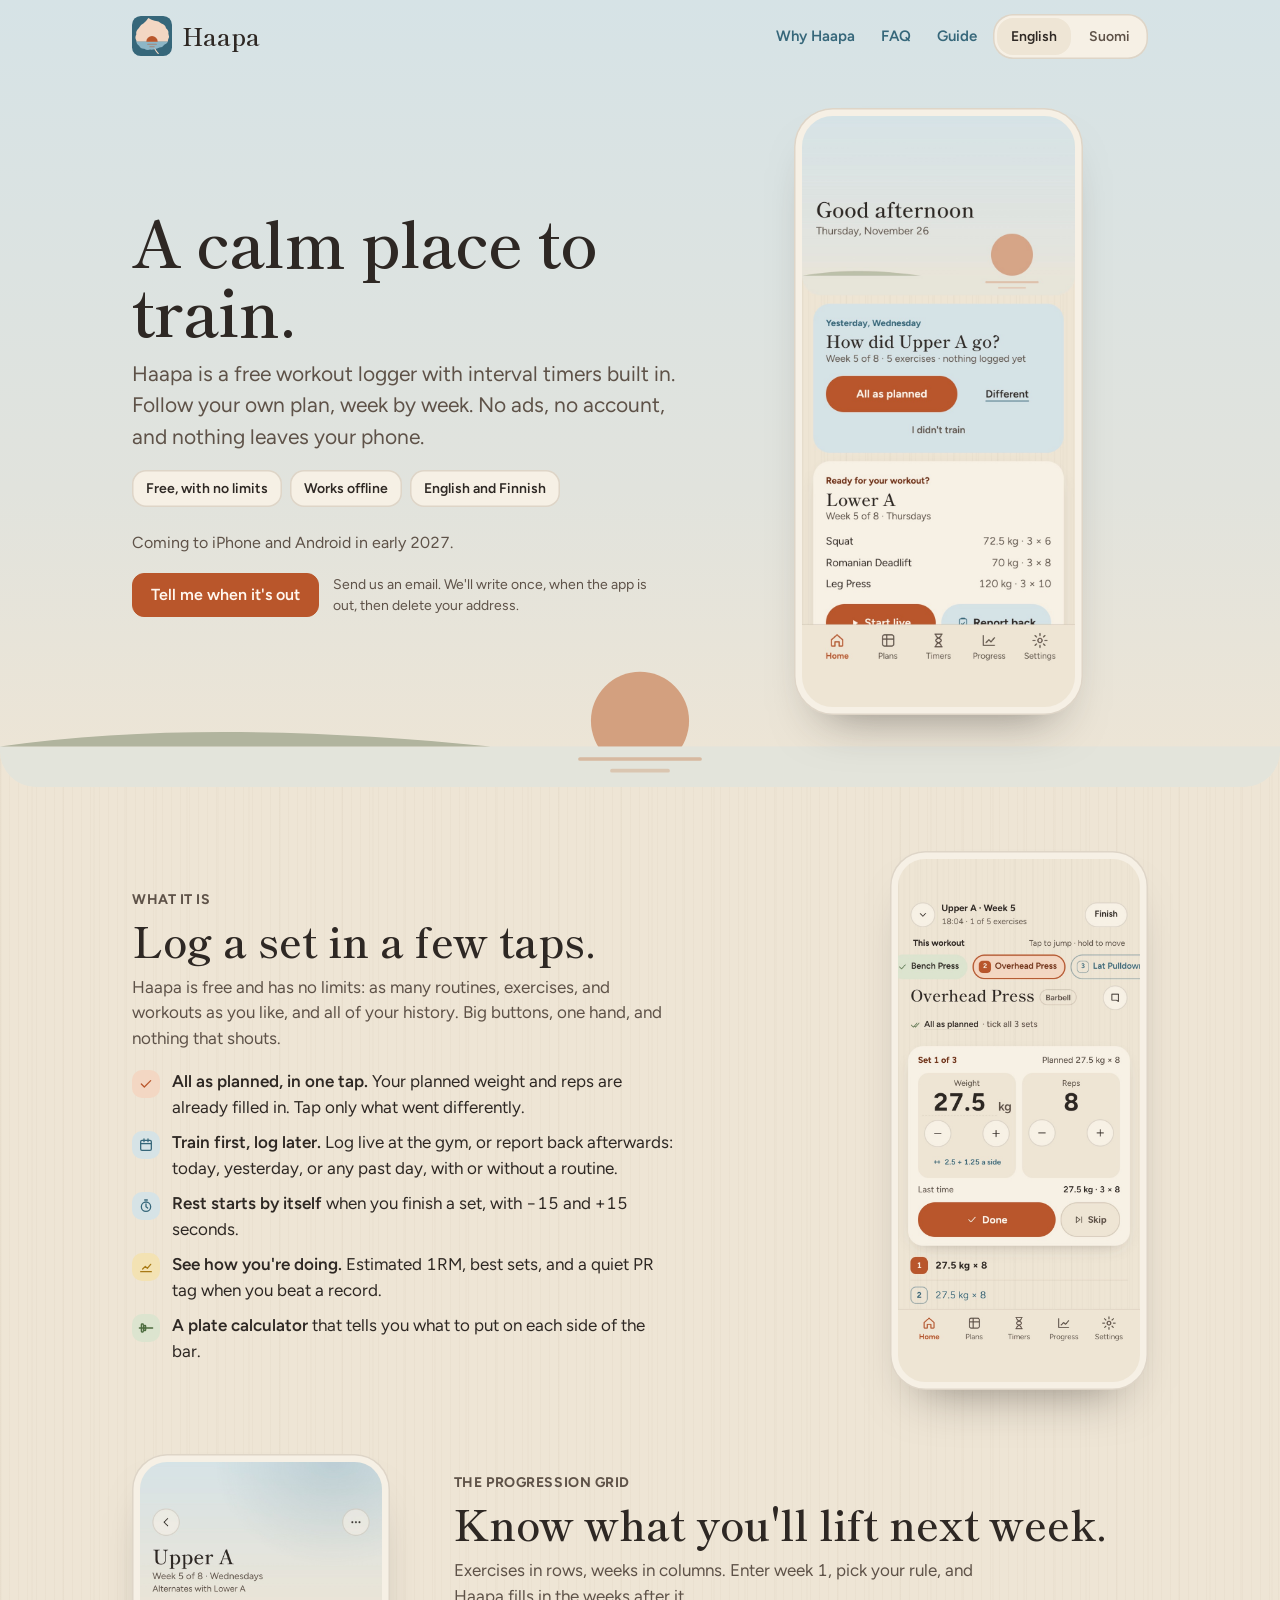
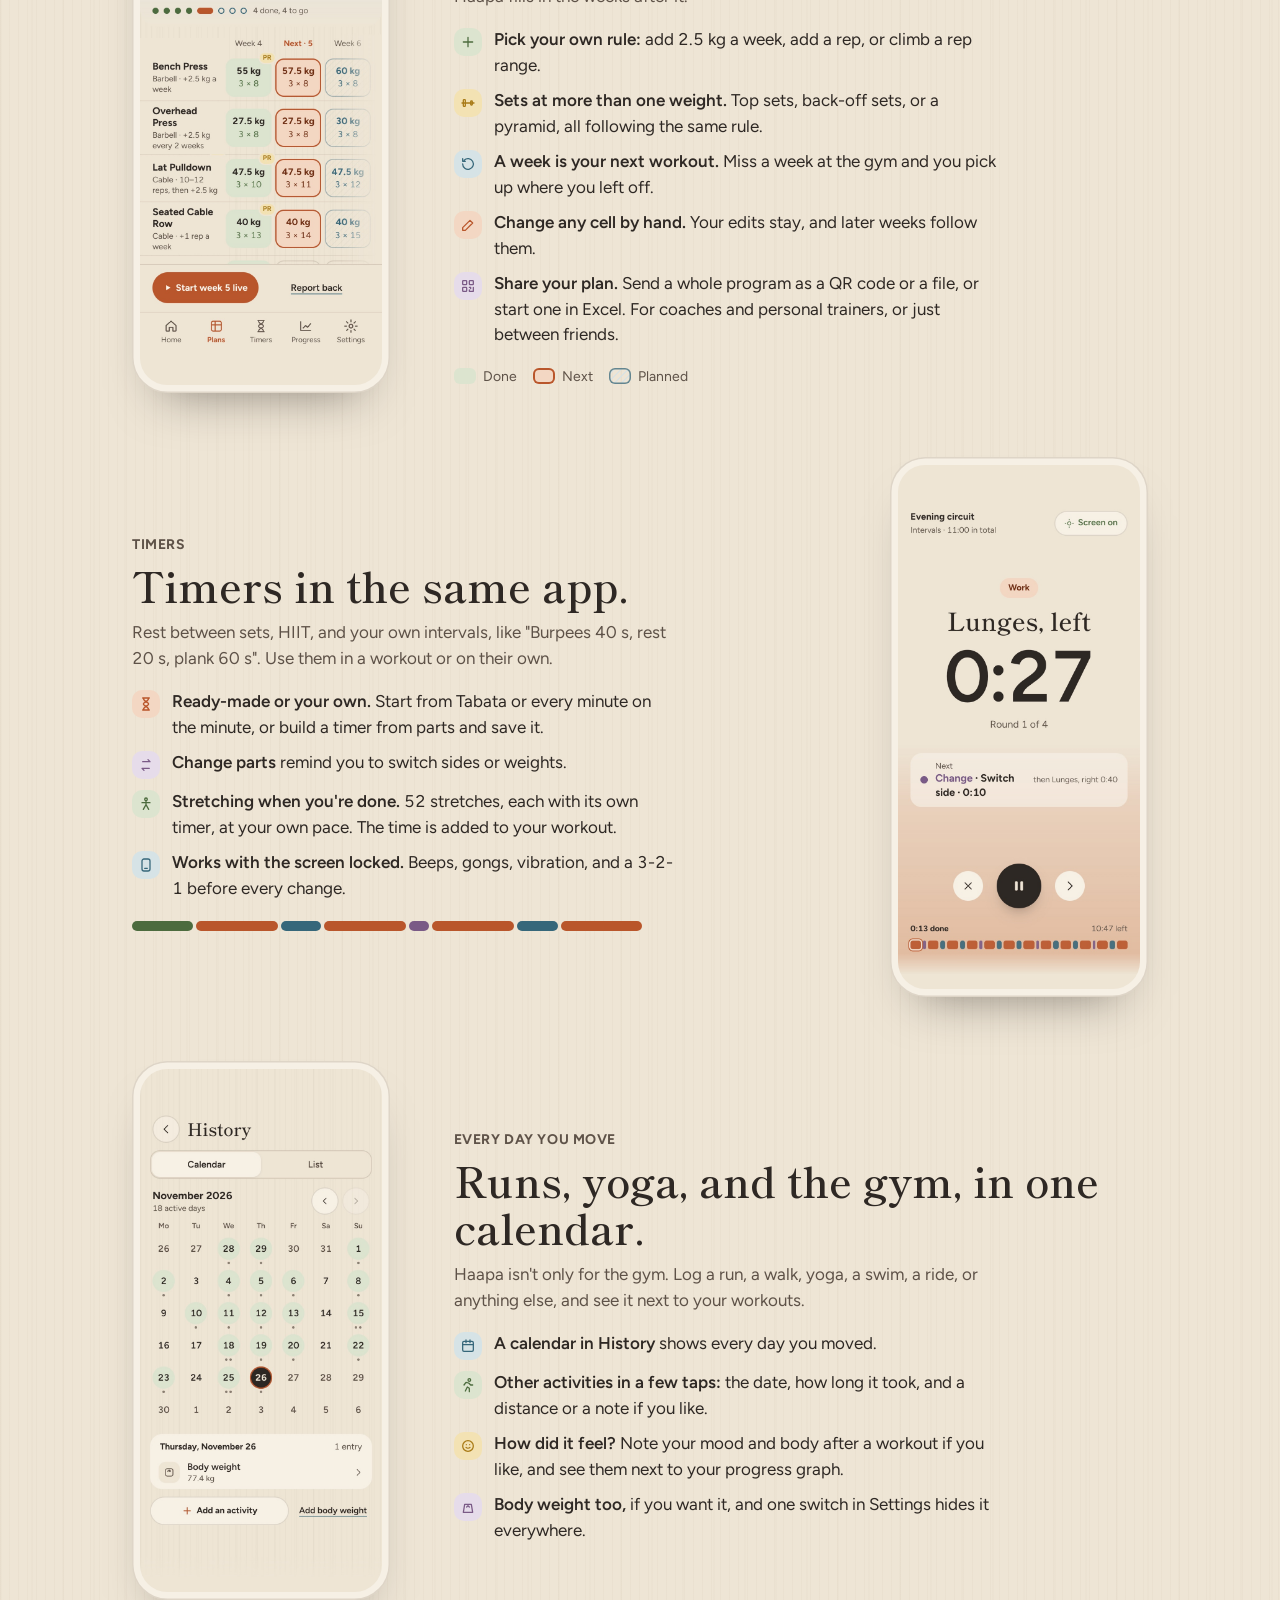
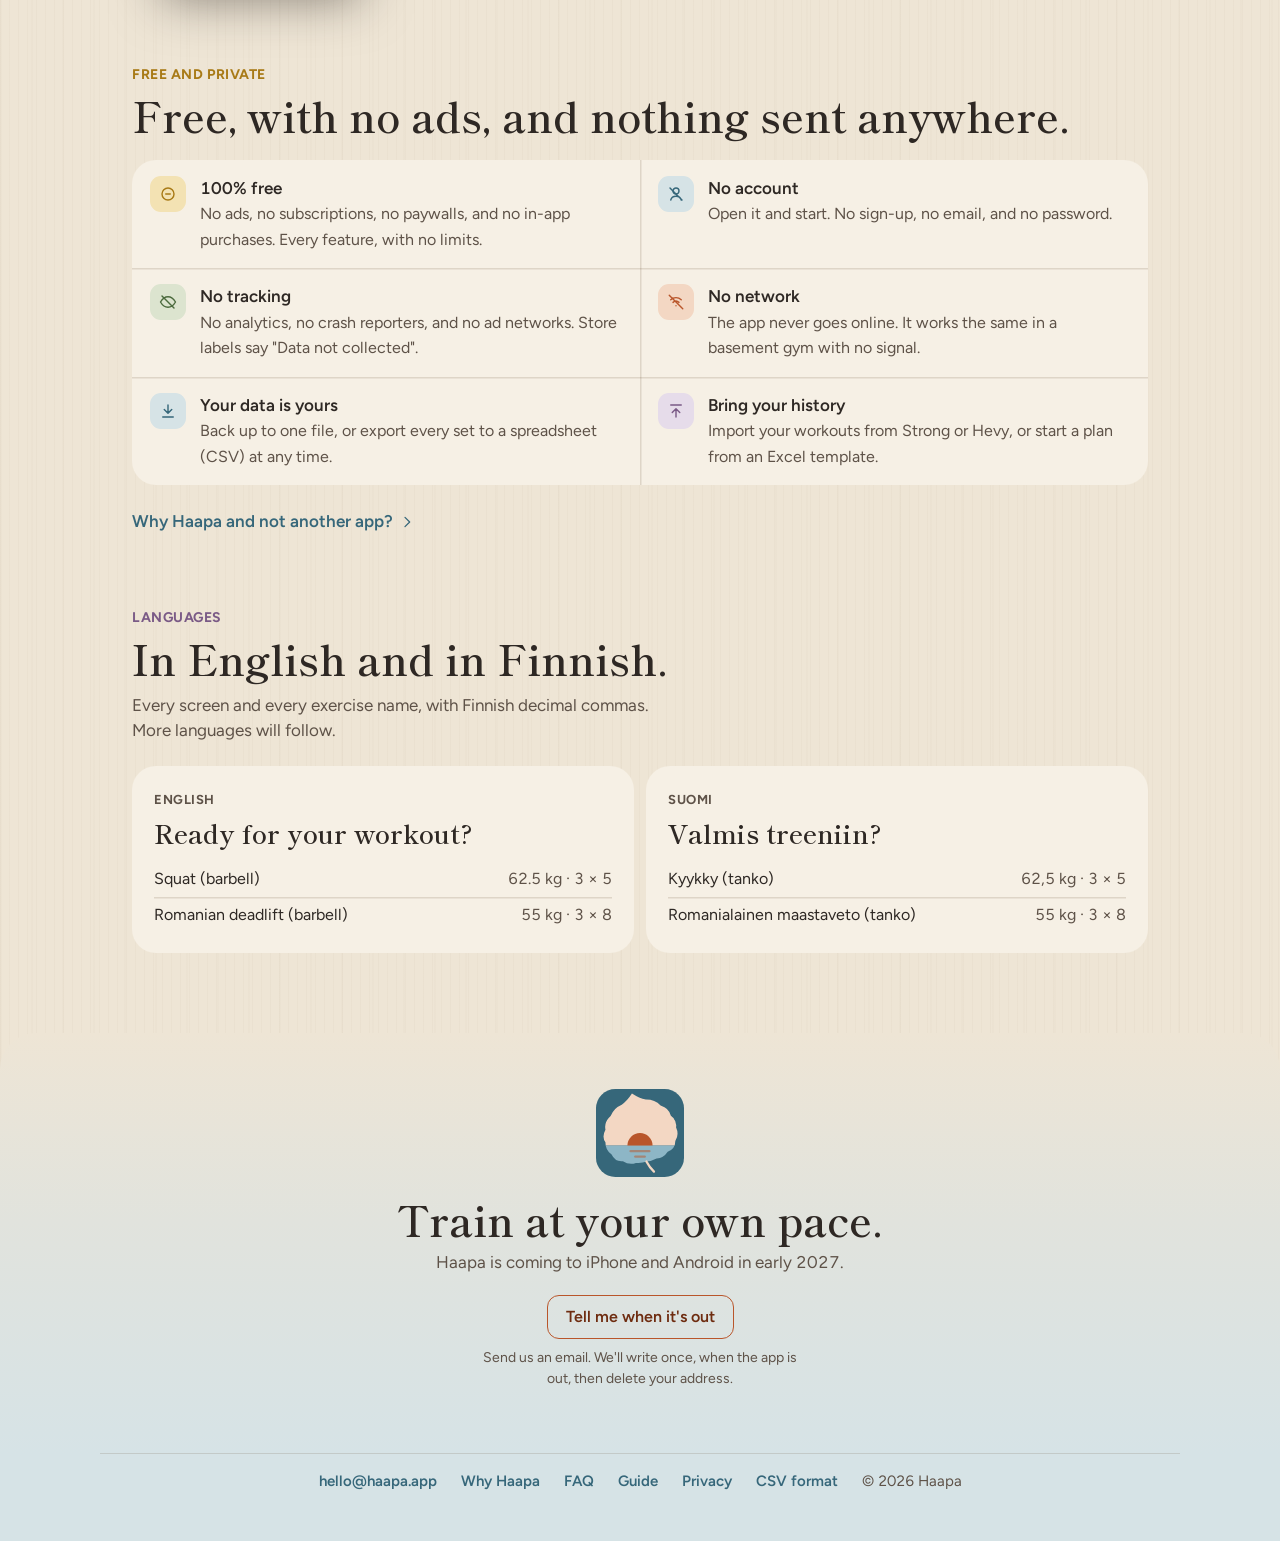
<file: get/index.html>
<!doctype html>
<html lang="en"><head>
<meta charset="utf-8">
<meta name="viewport" content="width=device-width,initial-scale=1">
<title>Get Haapa</title>
<meta name="robots" content="noindex">
<link rel="icon" href="/icon.svg" type="image/svg+xml">
<link rel="stylesheet" href="/site.css">
<!--
  haapa.app/get: the address printed on cards and posters (QR codes). It must never move or break.
  Before release: everyone goes to the home page, /fi/ when the phone's language is Finnish.
  On release day (STORE_RELEASE.md B17): set STORES_LIVE to true and fill in the two store links.
  Then an iPhone or iPad goes to the App Store, an Android phone to Google Play, and anything else to the home page.
  Store campaign links per channel (cards, posters) can come later: print /get?c=card and read it here.
  No cookies, no tracking, no requests to anyone else.
-->
<script>
(function () {
  var STORES_LIVE = false;
  var APP_STORE = '';    // e.g. https://apps.apple.com/app/id0000000000
  var GOOGLE_PLAY = '';  // e.g. https://play.google.com/store/apps/details?id=app.haapa

  var ua = navigator.userAgent || '';
  var fi = /^fi\b/i.test(navigator.language || '') ||
    (navigator.languages || []).slice(0, 1).some(function (l) { return /^fi\b/i.test(l); });
  var home = fi ? '/fi/' : '/';
  var isIOS = /iPhone|iPad|iPod/.test(ua) || (/Macintosh/.test(ua) && navigator.maxTouchPoints > 1);
  var isAndroid = /Android/i.test(ua);

  var to = home;
  if (STORES_LIVE && isIOS && APP_STORE) to = APP_STORE;
  else if (STORES_LIVE && isAndroid && GOOGLE_PLAY) to = GOOGLE_PLAY;
  location.replace(to);
})();
</script>
<noscript><meta http-equiv="refresh" content="0; url=/"></noscript>
</head>
<body>
<main class="wrap" style="padding:48px 16px;text-align:center">
 <h1 class="serif" style="font-size:32px">Haapa</h1>
 <p style="margin-top:12px;color:var(--ink2)">Taking you to <a href="/">haapa.app</a> · <a href="/fi/" lang="fi">suomeksi</a></p>
</main>
</body>
</html>
</file>
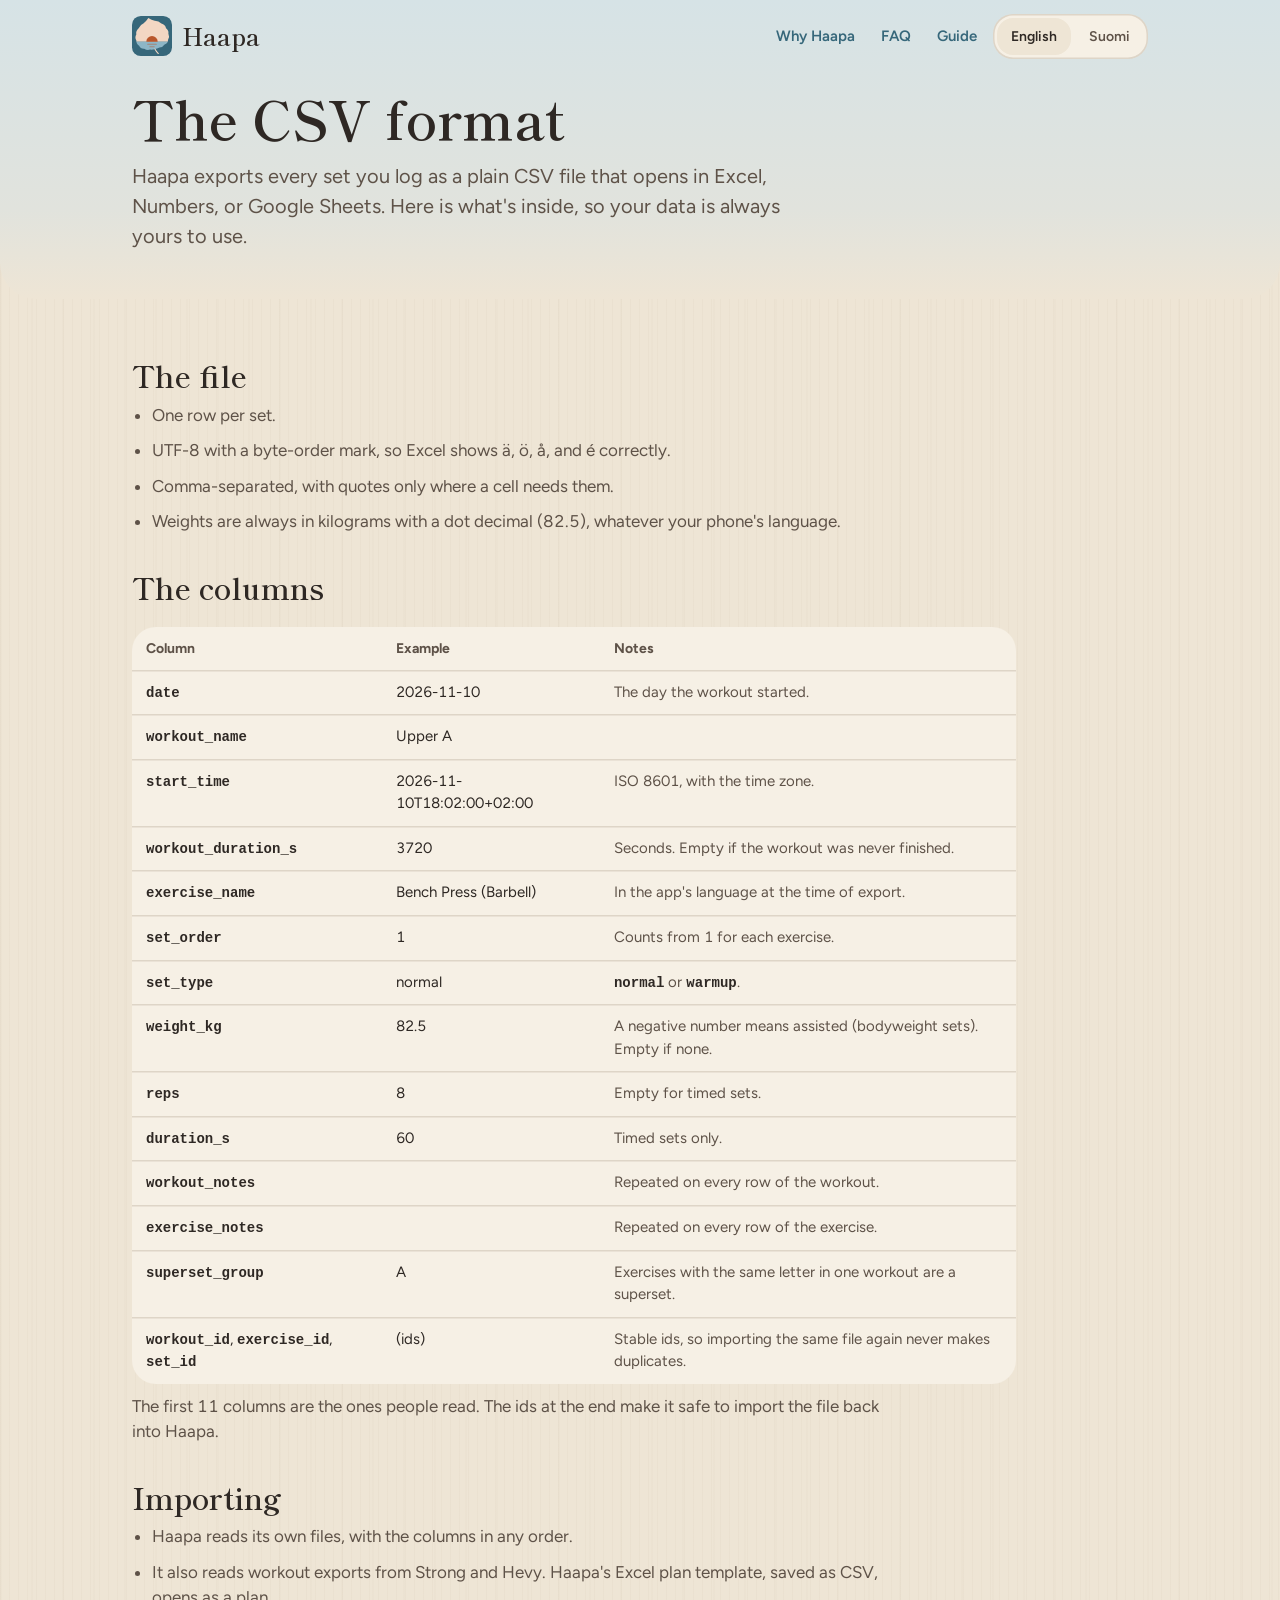
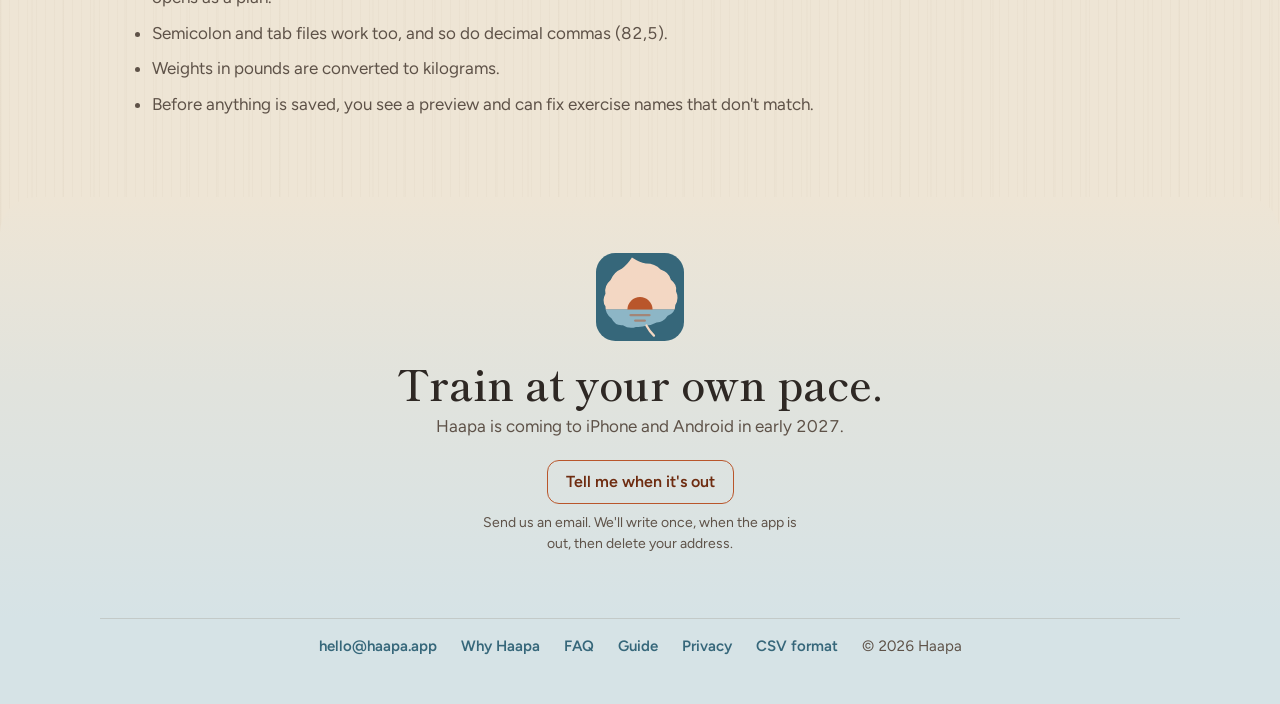
<file: csv-format.html>
<!doctype html>
<html lang="en"><head>
<meta charset="utf-8">
<meta name="viewport" content="width=device-width,initial-scale=1">
<title>CSV format · Haapa</title>
<meta name="description" content="The columns in Haapa's CSV export, and the files Haapa can import.">
<link rel="canonical" href="https://haapa.app/csv-format.html">
<link rel="icon" href="icon.svg" type="image/svg+xml">
<link rel="apple-touch-icon" href="apple-touch-icon.png">
<meta name="theme-color" content="#EEE5D5" media="(prefers-color-scheme: light)">
<meta name="theme-color" content="#221C18" media="(prefers-color-scheme: dark)">
<meta property="og:type" content="website">
<meta property="og:site_name" content="Haapa">
<meta property="og:locale" content="en_GB">
<meta property="og:title" content="CSV format · Haapa">
<meta property="og:description" content="The columns in Haapa's CSV export, and the files Haapa can import.">
<meta property="og:url" content="https://haapa.app/csv-format.html">
<meta property="og:image" content="https://haapa.app/img/og.jpg">
<meta name="twitter:card" content="summary_large_image">
<link rel="stylesheet" href="site.css">
</head>
<body>

<!-- one icon definition, reused: variant B, tilted leaf, level horizon -->
<svg width="0" height="0" style="position:absolute" aria-hidden="true">
 <defs>
  <path id="leaf" d="M0 -44 Q7 -37 14 -34 Q24 -32 29 -24 Q38 -19 38 -10 Q44 -3 41 4 Q43 13 37 19 Q35 28 26 29 Q20 35 12 34 Q5 36 0 35 Q-5 36 -12 34 Q-20 35 -26 29 Q-35 28 -37 19 Q-43 13 -41 4 Q-44 -3 -38 -10 Q-38 -19 -29 -24 Q-24 -32 -14 -34 Q-7 -37 0 -44 Z"/>
  <clipPath id="leafclip"><use href="#leaf" transform="translate(56 54) rotate(-12) scale(1.12)"/></clipPath>
  <symbol id="haapa" viewBox="0 0 112 112">
   <rect width="112" height="112" style="fill:var(--i-ground)"/>
   <g clip-path="url(#leafclip)">
    <rect width="112" height="72" style="fill:var(--i-sky)"/>
    <rect y="72" width="112" height="40" style="fill:var(--i-water)"/>
    <path d="M40 72 A16 16 0 0 1 72 72 Z" style="fill:var(--i-sun)"/>
    <g style="stroke:var(--i-sun)" stroke-opacity=".5" stroke-width="3" stroke-linecap="round" fill="none"><path d="M44 79 H68"/><path d="M50 86 H62"/></g>
   </g>
   <path transform="translate(56 54) rotate(-12) scale(1.12)" d="M0 35 Q2 42 6 48" style="stroke:var(--i-sky)" stroke-width="2.6" fill="none" stroke-linecap="round"/>
  </symbol>
 </defs>
</svg>


<header class="page-head">
 <div class="wrap">
  <nav class="top" aria-label="Site">
   <a class="brand" href="index.html" aria-label="Haapa, home"><svg class="icon" width="40" height="40" aria-hidden="true"><use href="#haapa"/></svg><b class="serif">Haapa</b></a>
   <div class="navr">
    <a class="navlink wide" href="why.html">Why Haapa</a>
    <a class="navlink wide" href="faq.html">FAQ</a>
    <a class="navlink wide" href="guide.html">Guide</a>
    <div class="lang wide" role="group" aria-label="Language"><a href="csv-format.html" aria-current="true" lang="en">English</a><a href="fi/index.html" lang="fi" hreflang="fi">Suomi</a></div>
    <details class="menu"><summary aria-label="Menu"><svg class="bars" width="22" height="22" viewBox="0 0 24 24" aria-hidden="true"><path d="M4 7h16M4 12h16M4 17h16" stroke="currentColor" stroke-width="2" stroke-linecap="round"/></svg><svg class="x" width="22" height="22" viewBox="0 0 24 24" aria-hidden="true"><path d="M6 6l12 12M18 6L6 18" stroke="currentColor" stroke-width="2" stroke-linecap="round"/></svg></summary>
     <div class="menu-in">
      <a class="mlink" href="why.html">Why Haapa</a>
      <a class="mlink" href="faq.html">FAQ</a>
      <a class="mlink" href="guide.html">Guide</a>
      <div class="lang" role="group" aria-label="Language"><a href="csv-format.html" aria-current="true" lang="en">English</a><a href="fi/index.html" lang="fi" hreflang="fi">Suomi</a></div>
     </div>
    </details>
   </div>
  </nav>
  <div class="intro">
   <h1 class="serif">The CSV format</h1>
   <p>Haapa exports every set you log as a plain CSV file that opens in Excel, Numbers, or Google Sheets. Here is what's inside, so your data is always yours to use.</p>
  </div>
 </div>
</header>

<main class="wrap doc">

 <h2 class="serif">The file</h2>
 <ul>
  <li>One row per set.</li>
  <li>UTF-8 with a byte-order mark, so Excel shows ä, ö, å, and é correctly.</li>
  <li>Comma-separated, with quotes only where a cell needs them.</li>
  <li>Weights are always in kilograms with a dot decimal (82.5), whatever your phone's language.</li>
 </ul>

 <h2 class="serif">The columns</h2>
 <div class="tablewrap"><table class="spec">
  <thead><tr><th scope="col">Column</th><th scope="col">Example</th><th scope="col">Notes</th></tr></thead>
  <tbody>
   <tr><td><code>date</code></td><td>2026-11-10</td><td>The day the workout started.</td></tr>
   <tr><td><code>workout_name</code></td><td>Upper A</td><td></td></tr>
   <tr><td><code>start_time</code></td><td>2026-11-10T18:02:00+02:00</td><td>ISO 8601, with the time zone.</td></tr>
   <tr><td><code>workout_duration_s</code></td><td>3720</td><td>Seconds. Empty if the workout was never finished.</td></tr>
   <tr><td><code>exercise_name</code></td><td>Bench Press (Barbell)</td><td>In the app's language at the time of export.</td></tr>
   <tr><td><code>set_order</code></td><td>1</td><td>Counts from 1 for each exercise.</td></tr>
   <tr><td><code>set_type</code></td><td>normal</td><td><code>normal</code> or <code>warmup</code>.</td></tr>
   <tr><td><code>weight_kg</code></td><td>82.5</td><td>A negative number means assisted (bodyweight sets). Empty if none.</td></tr>
   <tr><td><code>reps</code></td><td>8</td><td>Empty for timed sets.</td></tr>
   <tr><td><code>duration_s</code></td><td>60</td><td>Timed sets only.</td></tr>
   <tr><td><code>workout_notes</code></td><td></td><td>Repeated on every row of the workout.</td></tr>
   <tr><td><code>exercise_notes</code></td><td></td><td>Repeated on every row of the exercise.</td></tr>
   <tr><td><code>superset_group</code></td><td>A</td><td>Exercises with the same letter in one workout are a superset.</td></tr>
   <tr><td><code>workout_id</code>, <code>exercise_id</code>, <code>set_id</code></td><td>(ids)</td><td>Stable ids, so importing the same file again never makes duplicates.</td></tr>
  </tbody>
 </table></div>
 <p>The first 11 columns are the ones people read. The ids at the end make it safe to import the file back into Haapa.</p>

 <h2 class="serif">Importing</h2>
 <ul>
  <li>Haapa reads its own files, with the columns in any order.</li>
  <li>It also reads workout exports from Strong and Hevy. Haapa's Excel plan template, saved as CSV, opens as a plan.</li>
  <li>Semicolon and tab files work too, and so do decimal commas (82,5).</li>
  <li>Weights in pounds are converted to kilograms.</li>
  <li>Before anything is saved, you see a preview and can fix exercise names that don't match.</li>
 </ul>

</main>

<section class="end" aria-labelledby="get-h">
 <div class="wrap">
  <svg class="icon" width="88" height="88" aria-hidden="true"><use href="#haapa"/></svg>
  <h2 id="get-h" class="serif">Train at your own pace.</h2>
  <p>Haapa is coming to iPhone and Android in early 2027.</p>
  <p class="notify"><a href="mailto:hello@haapa.app?subject=Tell%20me%20when%20Haapa%20is%20out">Tell me when it's out</a><span>Send us an email. We'll write once, when the app is out, then delete your address.</span></p>
 </div>
</section>

<footer>
 <div class="wrap">
  <a href="mailto:hello@haapa.app">hello@haapa.app</a>
  <a href="why.html">Why Haapa</a>
  <a href="faq.html">FAQ</a>
  <a href="guide.html">Guide</a>
  <a href="privacy.html">Privacy</a>
  <a href="csv-format.html">CSV format</a>
  <span style="padding:8px 0">© 2026 Haapa</span>
 </div>
</footer>
</body></html>
</file>
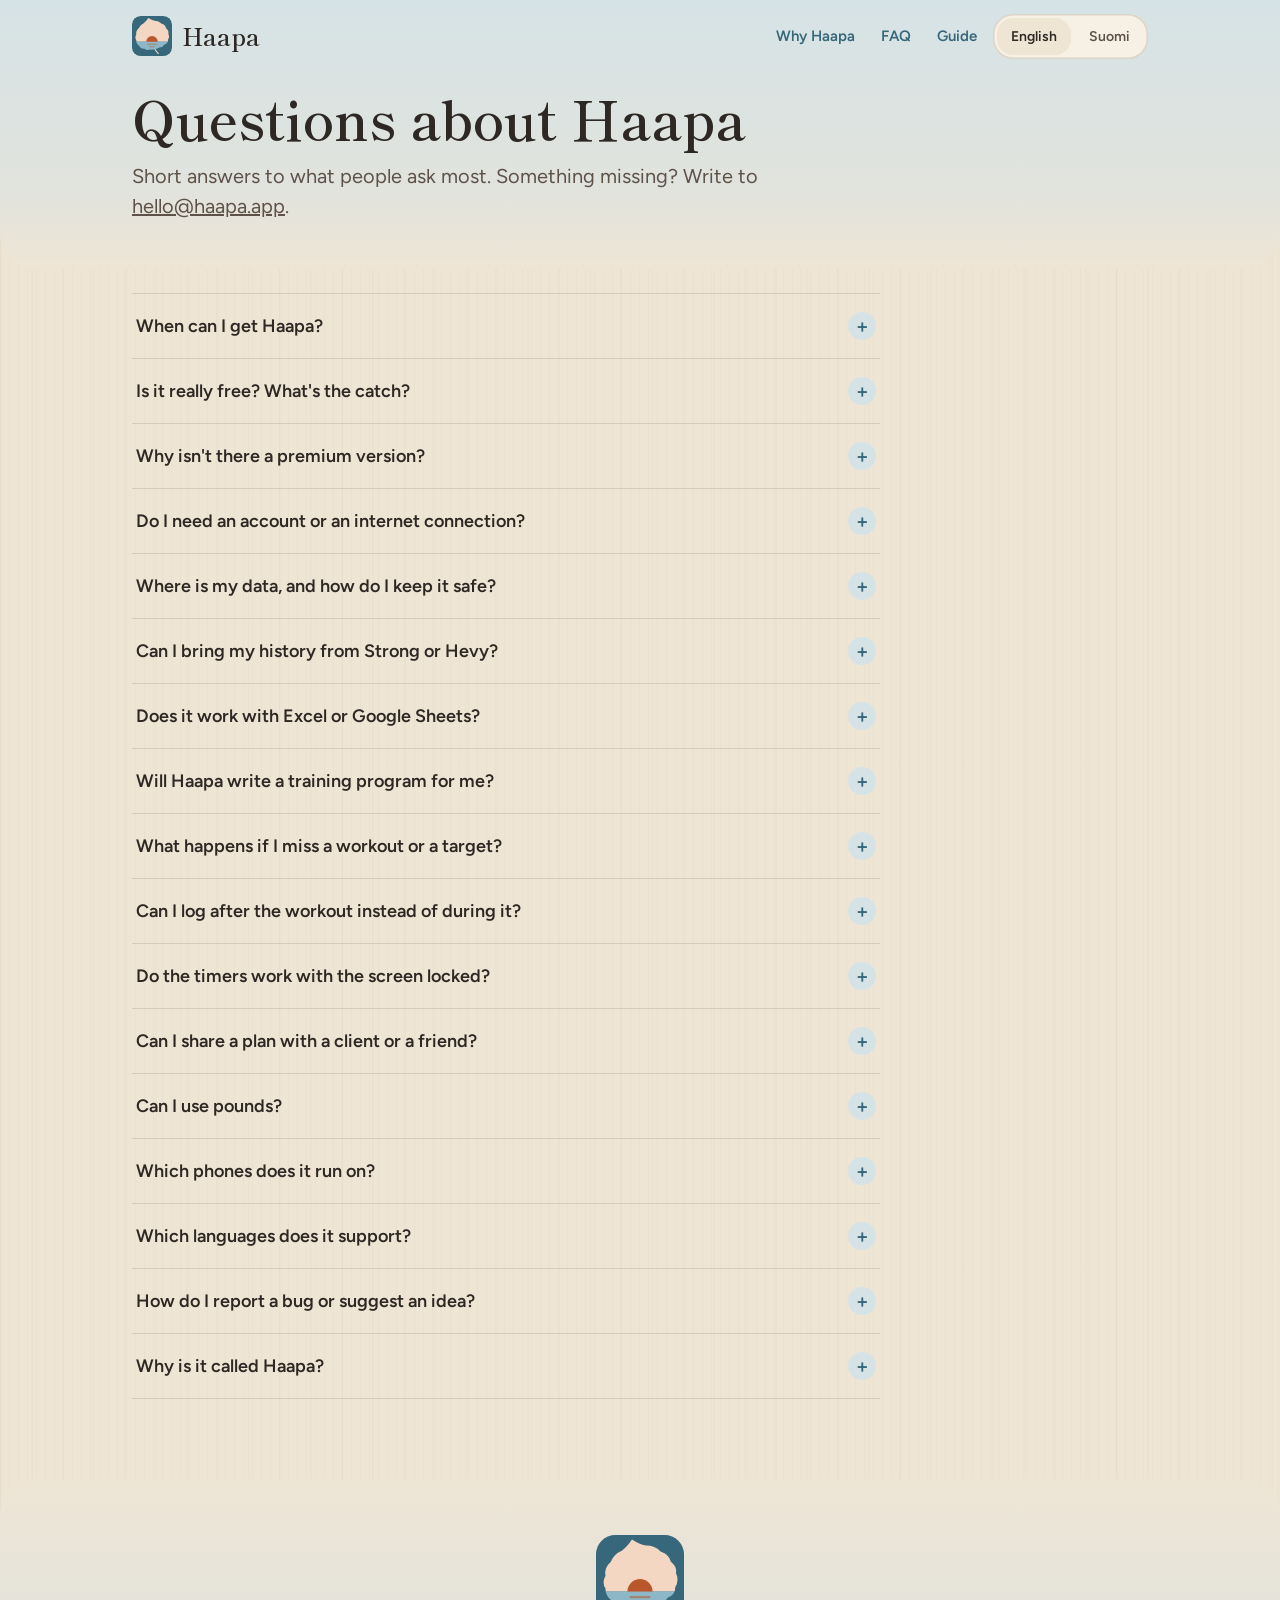
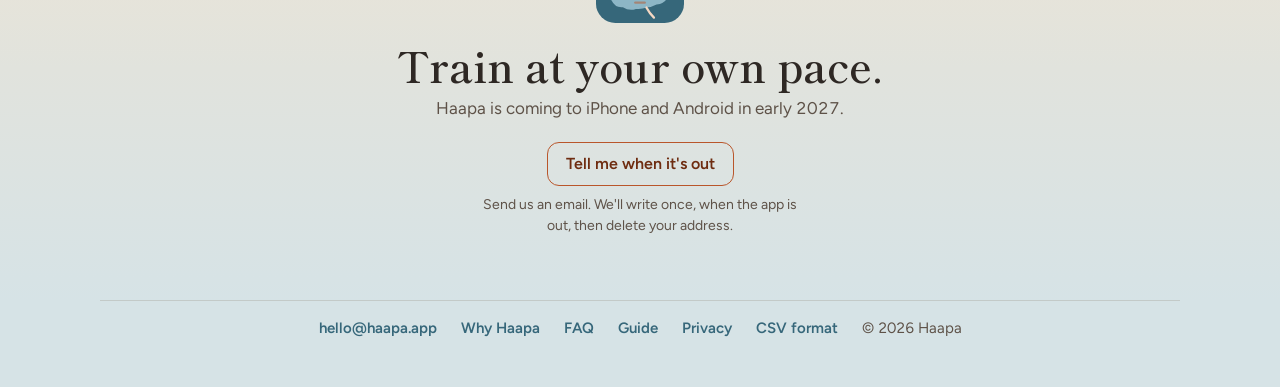
<file: faq.html>
<!doctype html>
<html lang="en"><head>
<meta charset="utf-8">
<meta name="viewport" content="width=device-width,initial-scale=1">
<title>Questions about Haapa · Haapa</title>
<meta name="description" content="Answers to common questions about Haapa: release date, price, offline use, backups, importing from Strong and Hevy, timers, sharing plans, and phones.">
<link rel="alternate" hreflang="en" href="https://haapa.app/faq.html">
<link rel="alternate" hreflang="fi" href="https://haapa.app/fi/faq.html">
<link rel="canonical" href="https://haapa.app/faq.html">
<link rel="icon" href="icon.svg" type="image/svg+xml">
<link rel="apple-touch-icon" href="apple-touch-icon.png">
<meta name="theme-color" content="#EEE5D5" media="(prefers-color-scheme: light)">
<meta name="theme-color" content="#221C18" media="(prefers-color-scheme: dark)">
<meta property="og:type" content="website">
<meta property="og:site_name" content="Haapa">
<meta property="og:locale" content="en_GB">
<meta property="og:title" content="Questions about Haapa · Haapa">
<meta property="og:description" content="Answers to common questions about Haapa: release date, price, offline use, backups, importing from Strong and Hevy, timers, sharing plans, and phones.">
<meta property="og:url" content="https://haapa.app/faq.html">
<meta property="og:image" content="https://haapa.app/img/og.jpg">
<meta name="twitter:card" content="summary_large_image">
<link rel="stylesheet" href="site.css">
</head>
<body>

<!-- one icon definition, reused: variant B, tilted leaf, level horizon -->
<svg width="0" height="0" style="position:absolute" aria-hidden="true">
 <defs>
  <path id="leaf" d="M0 -44 Q7 -37 14 -34 Q24 -32 29 -24 Q38 -19 38 -10 Q44 -3 41 4 Q43 13 37 19 Q35 28 26 29 Q20 35 12 34 Q5 36 0 35 Q-5 36 -12 34 Q-20 35 -26 29 Q-35 28 -37 19 Q-43 13 -41 4 Q-44 -3 -38 -10 Q-38 -19 -29 -24 Q-24 -32 -14 -34 Q-7 -37 0 -44 Z"/>
  <clipPath id="leafclip"><use href="#leaf" transform="translate(56 54) rotate(-12) scale(1.12)"/></clipPath>
  <symbol id="haapa" viewBox="0 0 112 112">
   <rect width="112" height="112" style="fill:var(--i-ground)"/>
   <g clip-path="url(#leafclip)">
    <rect width="112" height="72" style="fill:var(--i-sky)"/>
    <rect y="72" width="112" height="40" style="fill:var(--i-water)"/>
    <path d="M40 72 A16 16 0 0 1 72 72 Z" style="fill:var(--i-sun)"/>
    <g style="stroke:var(--i-sun)" stroke-opacity=".5" stroke-width="3" stroke-linecap="round" fill="none"><path d="M44 79 H68"/><path d="M50 86 H62"/></g>
   </g>
   <path transform="translate(56 54) rotate(-12) scale(1.12)" d="M0 35 Q2 42 6 48" style="stroke:var(--i-sky)" stroke-width="2.6" fill="none" stroke-linecap="round"/>
  </symbol>
 </defs>
</svg>


<header class="page-head">
 <div class="wrap">
  <nav class="top" aria-label="Site">
   <a class="brand" href="index.html" aria-label="Haapa, home"><svg class="icon" width="40" height="40" aria-hidden="true"><use href="#haapa"/></svg><b class="serif">Haapa</b></a>
   <div class="navr">
    <a class="navlink wide" href="why.html">Why Haapa</a>
    <a class="navlink wide" href="faq.html" aria-current="page">FAQ</a>
    <a class="navlink wide" href="guide.html">Guide</a>
    <div class="lang wide" role="group" aria-label="Language"><a href="faq.html" aria-current="true" lang="en">English</a><a href="fi/faq.html" lang="fi" hreflang="fi">Suomi</a></div>
    <details class="menu"><summary aria-label="Menu"><svg class="bars" width="22" height="22" viewBox="0 0 24 24" aria-hidden="true"><path d="M4 7h16M4 12h16M4 17h16" stroke="currentColor" stroke-width="2" stroke-linecap="round"/></svg><svg class="x" width="22" height="22" viewBox="0 0 24 24" aria-hidden="true"><path d="M6 6l12 12M18 6L6 18" stroke="currentColor" stroke-width="2" stroke-linecap="round"/></svg></summary>
     <div class="menu-in">
      <a class="mlink" href="why.html">Why Haapa</a>
      <a class="mlink" href="faq.html" aria-current="page">FAQ</a>
      <a class="mlink" href="guide.html">Guide</a>
      <div class="lang" role="group" aria-label="Language"><a href="faq.html" aria-current="true" lang="en">English</a><a href="fi/faq.html" lang="fi" hreflang="fi">Suomi</a></div>
     </div>
    </details>
   </div>
  </nav>
  <div class="intro">
   <h1 class="serif">Questions about Haapa</h1>
   <p>Short answers to what people ask most. Something missing? Write to <a href="mailto:hello@haapa.app">hello@haapa.app</a>.</p>
  </div>
 </div>
</header>

<main class="wrap doc faq">
 <h2 class="serif sr">Common questions</h2>
 <details class="qa"><summary>When can I get Haapa?</summary><p>In early 2027, on iPhone and Android at the same time. Tap “Tell me when it's out” on the <a href="index.html">home page</a>, and we'll send you one email when it's ready.</p></details>
 <details class="qa"><summary>Is it really free? What's the catch?</summary><p>There's no catch. No ads, no subscription, no paid features, and no in-app purchases. Haapa costs very little to run, and it's built on one idea: an app should serve you, not ask you for money.</p></details>
 <details class="qa"><summary>Why isn't there a premium version?</summary><p>Because a training log should work fully for everyone, not stop at four routines or three months of history. With Haapa, everyone gets the whole app: nothing is locked, there's no trial, and nothing to unlock later. If Haapa helps you train, tell a friend, or leave a review on the App Store or Google Play. That's all we ask.</p></details>
 <details class="qa"><summary>Do I need an account or an internet connection?</summary><p>No. Open the app and start. Haapa works fully offline on iPhone and Android, and it never sends anything over the internet.</p></details>
 <details class="qa"><summary>Where is my data, and how do I keep it safe?</summary><p>Only on your phone, never on our servers (we have none). There are two ways to keep it safe:</p><ul><li><b>Automatic:</b> your phone's own backup (Google on Android, iCloud or your computer on iPhone) includes Haapa. Set up a new phone from that backup, and your workouts come back.</li><li><b>By hand:</b> <b>Back up now</b> in Settings makes one file that you can save anywhere. Restore it on a new phone, or merge two phones into one.</li></ul><p>The <a href="guide.html">step-by-step guide</a> shows both.</p></details>
 <details class="qa"><summary>Can I bring my history from Strong or Hevy?</summary><p>Yes. Export a CSV file from Strong or Hevy and import it into Haapa. You see a preview first, and you can match exercise names before anything is saved.</p></details>
 <details class="qa"><summary>Does it work with Excel or Google Sheets?</summary><p>Yes. Export every set as a CSV file, or start a plan from Haapa's Excel template, in English and Finnish. The columns are described on the <a href="csv-format.html">CSV format page</a>.</p></details>
 <details class="qa"><summary>Will Haapa write a training program for me?</summary><p>No. You choose the exercises, the starting weights, and the rule, like +2.5 kg a week. Haapa applies your rule and keeps track. If you have a coach, they can send you their plan as a file or a QR code.</p></details>
 <details class="qa"><summary>What happens if I miss a workout or a target?</summary><p>A week in Haapa is your next workout of that routine, not a calendar week, so a missed week at the gym doesn't skip a step. If you miss a target, you choose: repeat the week, or go on.</p></details>
 <details class="qa"><summary>Can I log after the workout instead of during it?</summary><p>Yes. Report back for today, yesterday, or any past day, with or without a routine. Tap “All as planned”, or change only what was different.</p></details>
 <details class="qa"><summary>Do the timers work with the screen locked?</summary><p>Yes. Beeps, gongs, vibration, and a 3-2-1 countdown keep coming when your phone is locked or in your pocket.</p></details>
 <details class="qa"><summary>Can I share a plan with a client or a friend?</summary><p>Yes. Share a whole routine as a QR code or a file. The other person scans the code with their phone's camera, or opens the file, and the plan appears in their Haapa.</p></details>
 <details class="qa"><summary>Can I use pounds?</summary><p>Not yet. Haapa uses kilograms for now. Pounds will come if enough people ask for them.</p></details>
 <details class="qa"><summary>Which phones does it run on?</summary><p>iPhones with iOS 15 or later, and Android phones with Android 7 or later. There's no iPad or Apple Watch version.</p></details>
 <details class="qa"><summary>Which languages does it support?</summary><p>English and Finnish, including every exercise name. More languages may follow.</p></details>
 <details class="qa"><summary>How do I report a bug or suggest an idea?</summary><p>Write to <a href="mailto:hello@haapa.app">hello@haapa.app</a>, or use “Report a bug” or “Suggest an exercise or a feature” in the app's Settings. Your mail app opens, and nothing is sent unless you send it.</p></details>
 <details class="qa"><summary>Why is it called Haapa?</summary><p><i lang="fi">Haapa</i> is Finnish for aspen. Its pale, soft wood is a classic for sauna benches, because it stays comfortable to sit on even when the sauna is hot. Aspen leaves tremble in the lightest breeze, and the icon is one of them, with a lake and a low sun inside. Calm, warm, and a little Finnish, like the app.</p></details>
</main>

<section class="end" aria-labelledby="get-h">
 <div class="wrap">
  <svg class="icon" width="88" height="88" aria-hidden="true"><use href="#haapa"/></svg>
  <h2 id="get-h" class="serif">Train at your own pace.</h2>
  <p>Haapa is coming to iPhone and Android in early 2027.</p>
  <p class="notify"><a href="mailto:hello@haapa.app?subject=Tell%20me%20when%20Haapa%20is%20out">Tell me when it's out</a><span>Send us an email. We'll write once, when the app is out, then delete your address.</span></p>
 </div>
</section>

<footer>
 <div class="wrap">
  <a href="mailto:hello@haapa.app">hello@haapa.app</a>
  <a href="why.html">Why Haapa</a>
  <a href="faq.html">FAQ</a>
  <a href="guide.html">Guide</a>
  <a href="privacy.html">Privacy</a>
  <a href="csv-format.html">CSV format</a>
  <span style="padding:8px 0">© 2026 Haapa</span>
 </div>
</footer>
</body></html>
</file>
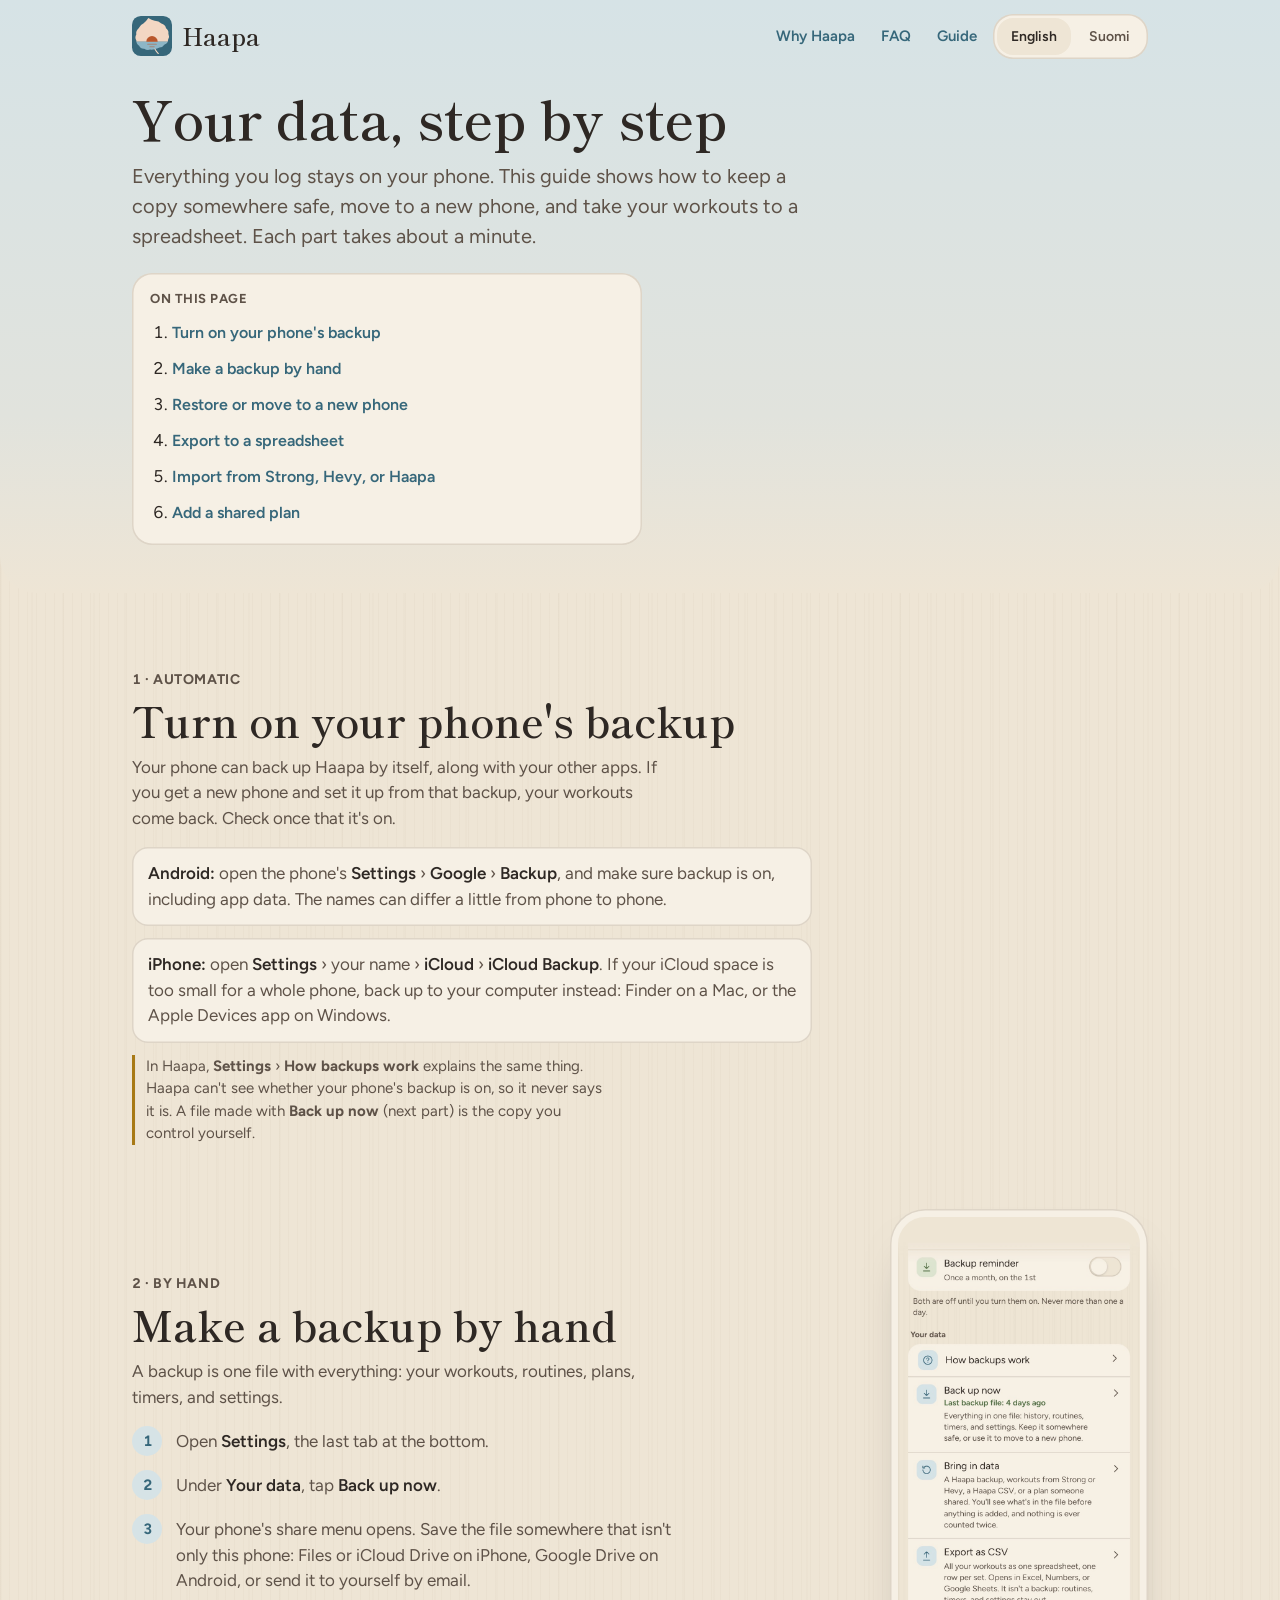
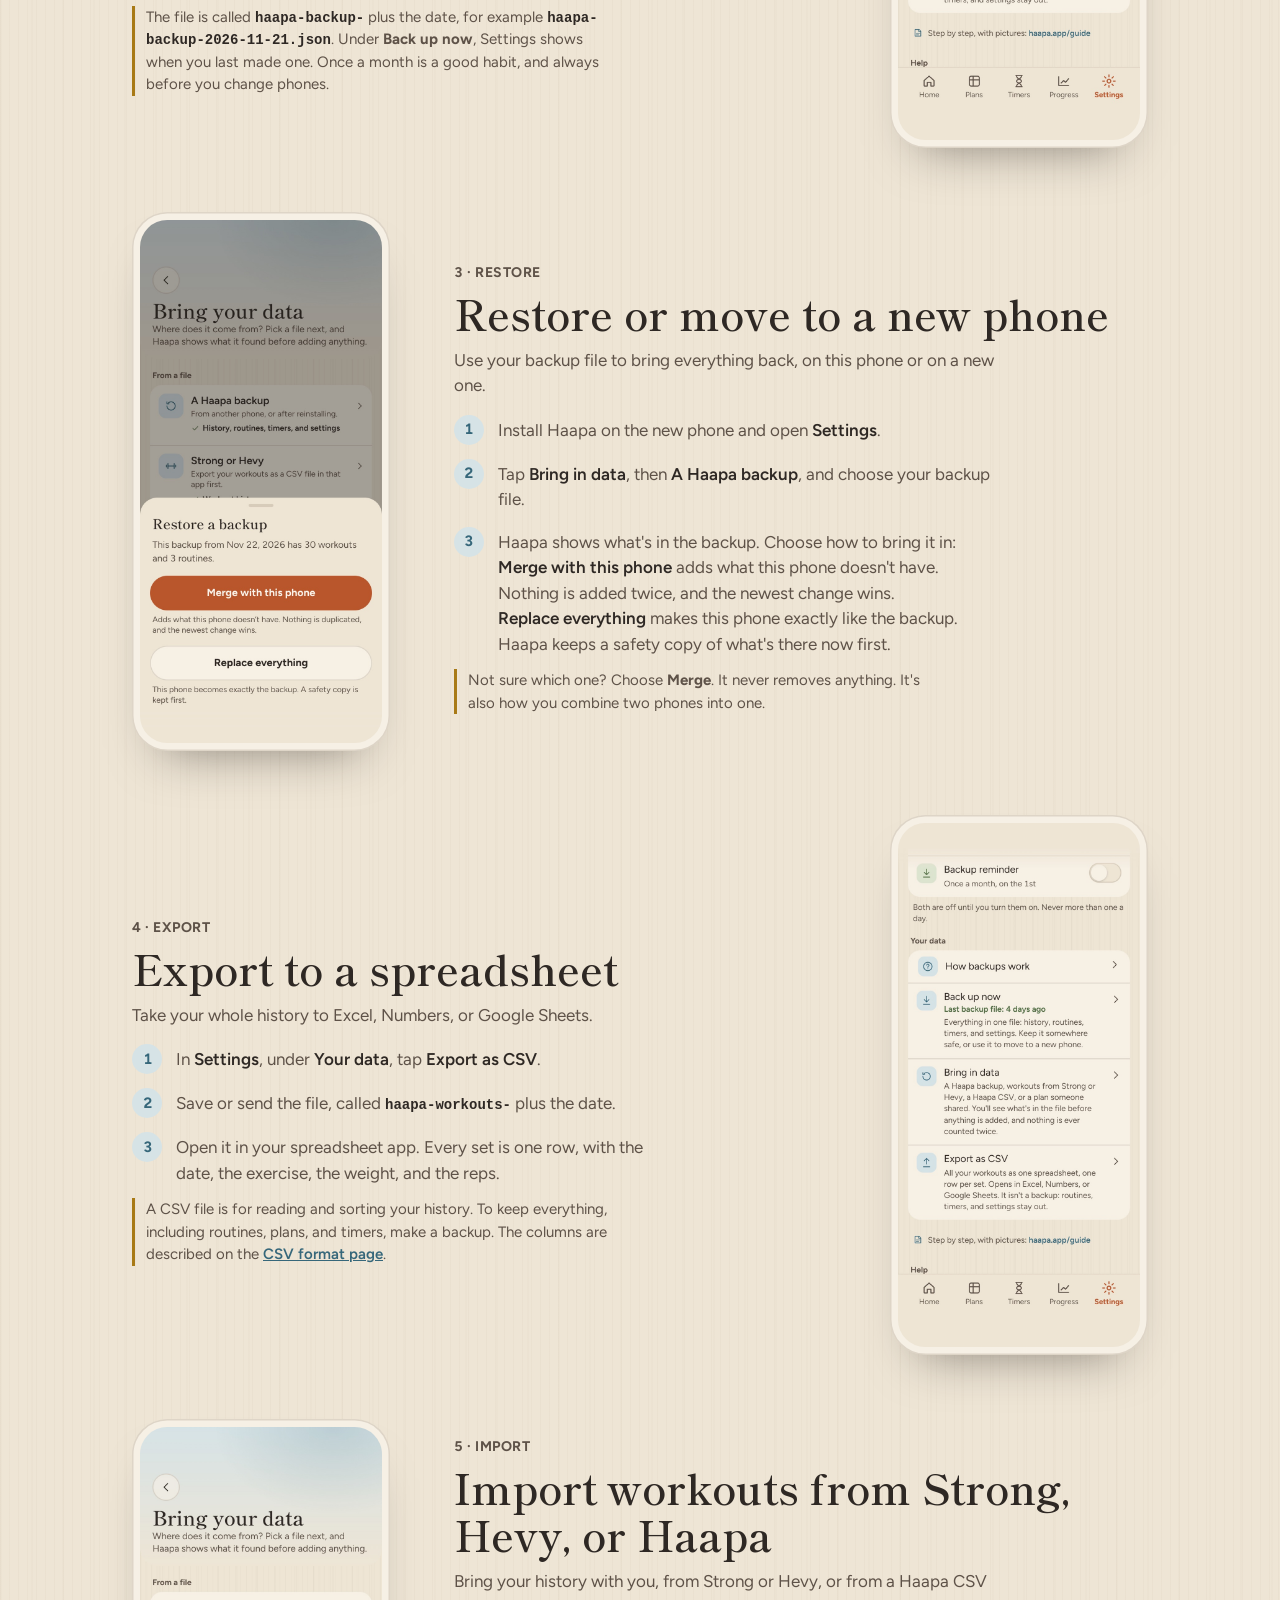
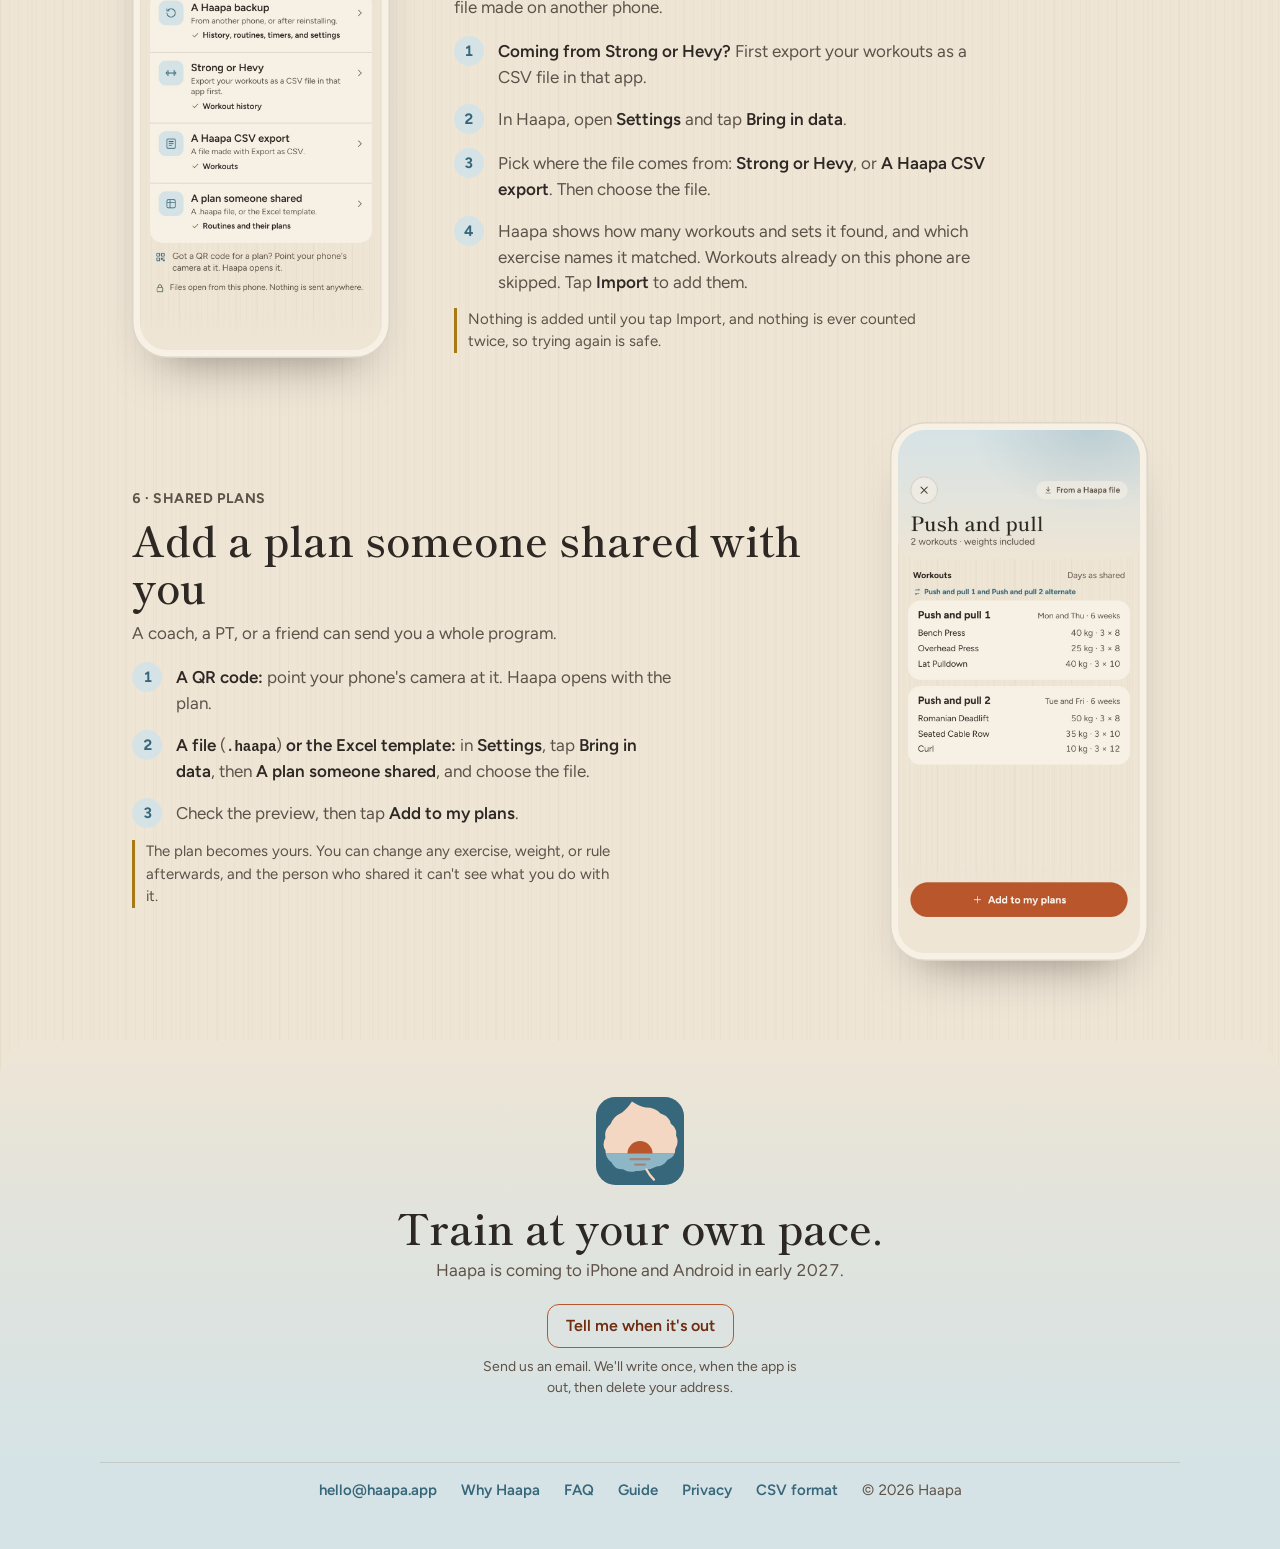
<file: guide.html>
<!doctype html>
<html lang="en"><head>
<meta charset="utf-8">
<meta name="viewport" content="width=device-width,initial-scale=1">
<title>Back up, move, and export your data · Haapa</title>
<meta name="description" content="A step-by-step guide to backing up Haapa, moving to a new phone, exporting your workouts to a spreadsheet, importing workouts, and adding a shared plan.">
<link rel="alternate" hreflang="en" href="https://haapa.app/guide.html">
<link rel="alternate" hreflang="fi" href="https://haapa.app/fi/guide.html">
<link rel="canonical" href="https://haapa.app/guide.html">
<link rel="icon" href="icon.svg" type="image/svg+xml">
<link rel="apple-touch-icon" href="apple-touch-icon.png">
<meta name="theme-color" content="#EEE5D5" media="(prefers-color-scheme: light)">
<meta name="theme-color" content="#221C18" media="(prefers-color-scheme: dark)">
<meta property="og:type" content="website">
<meta property="og:site_name" content="Haapa">
<meta property="og:locale" content="en_GB">
<meta property="og:title" content="Back up, move, and export your data · Haapa">
<meta property="og:description" content="A step-by-step guide to backing up Haapa, moving to a new phone, exporting your workouts to a spreadsheet, importing workouts, and adding a shared plan.">
<meta property="og:url" content="https://haapa.app/guide.html">
<meta property="og:image" content="https://haapa.app/img/og.jpg">
<meta name="twitter:card" content="summary_large_image">
<link rel="stylesheet" href="site.css">
</head>
<body>

<!-- one icon definition, reused: variant B, tilted leaf, level horizon -->
<svg width="0" height="0" style="position:absolute" aria-hidden="true">
 <defs>
  <path id="leaf" d="M0 -44 Q7 -37 14 -34 Q24 -32 29 -24 Q38 -19 38 -10 Q44 -3 41 4 Q43 13 37 19 Q35 28 26 29 Q20 35 12 34 Q5 36 0 35 Q-5 36 -12 34 Q-20 35 -26 29 Q-35 28 -37 19 Q-43 13 -41 4 Q-44 -3 -38 -10 Q-38 -19 -29 -24 Q-24 -32 -14 -34 Q-7 -37 0 -44 Z"/>
  <clipPath id="leafclip"><use href="#leaf" transform="translate(56 54) rotate(-12) scale(1.12)"/></clipPath>
  <symbol id="haapa" viewBox="0 0 112 112">
   <rect width="112" height="112" style="fill:var(--i-ground)"/>
   <g clip-path="url(#leafclip)">
    <rect width="112" height="72" style="fill:var(--i-sky)"/>
    <rect y="72" width="112" height="40" style="fill:var(--i-water)"/>
    <path d="M40 72 A16 16 0 0 1 72 72 Z" style="fill:var(--i-sun)"/>
    <g style="stroke:var(--i-sun)" stroke-opacity=".5" stroke-width="3" stroke-linecap="round" fill="none"><path d="M44 79 H68"/><path d="M50 86 H62"/></g>
   </g>
   <path transform="translate(56 54) rotate(-12) scale(1.12)" d="M0 35 Q2 42 6 48" style="stroke:var(--i-sky)" stroke-width="2.6" fill="none" stroke-linecap="round"/>
  </symbol>
 </defs>
</svg>


<header class="page-head">
 <div class="wrap">
  <nav class="top" aria-label="Site">
   <a class="brand" href="index.html" aria-label="Haapa, home"><svg class="icon" width="40" height="40" aria-hidden="true"><use href="#haapa"/></svg><b class="serif">Haapa</b></a>
   <div class="navr">
    <a class="navlink wide" href="why.html">Why Haapa</a>
    <a class="navlink wide" href="faq.html">FAQ</a>
    <a class="navlink wide" href="guide.html" aria-current="page">Guide</a>
    <div class="lang wide" role="group" aria-label="Language"><a href="guide.html" aria-current="true" lang="en">English</a><a href="fi/guide.html" lang="fi" hreflang="fi">Suomi</a></div>
    <details class="menu"><summary aria-label="Menu"><svg class="bars" width="22" height="22" viewBox="0 0 24 24" aria-hidden="true"><path d="M4 7h16M4 12h16M4 17h16" stroke="currentColor" stroke-width="2" stroke-linecap="round"/></svg><svg class="x" width="22" height="22" viewBox="0 0 24 24" aria-hidden="true"><path d="M6 6l12 12M18 6L6 18" stroke="currentColor" stroke-width="2" stroke-linecap="round"/></svg></summary>
     <div class="menu-in">
      <a class="mlink" href="why.html">Why Haapa</a>
      <a class="mlink" href="faq.html">FAQ</a>
      <a class="mlink" href="guide.html" aria-current="page">Guide</a>
      <div class="lang" role="group" aria-label="Language"><a href="guide.html" aria-current="true" lang="en">English</a><a href="fi/guide.html" lang="fi" hreflang="fi">Suomi</a></div>
     </div>
    </details>
   </div>
  </nav>
  <div class="intro">
   <h1 class="serif">Your data, step by step</h1>
   <p>Everything you log stays on your phone. This guide shows how to keep a copy somewhere safe, move to a new phone, and take your workouts to a spreadsheet. Each part takes about a minute.</p>
   <nav class="toc" aria-label="On this page"><p>On this page</p><ol><li><a href="#auto-s">Turn on your phone's backup</a></li><li><a href="#backup-s">Make a backup by hand</a></li><li><a href="#restore-s">Restore or move to a new phone</a></li><li><a href="#export-s">Export to a spreadsheet</a></li><li><a href="#import-s">Import from Strong, Hevy, or Haapa</a></li><li><a href="#plan-s">Add a shared plan</a></li></ol></nav>
  </div>
 </div>
</header>

<main class="wrap guide">
 <section class="f g" aria-labelledby="auto" id="auto-s">
  <div class="txt g-wide">
    <p class="kicker k-lake">1 · Automatic</p>
    <h2 id="auto" class="serif">Turn on your phone's backup</h2>
    <p>Your phone can back up Haapa by itself, along with your other apps. If you get a new phone and set it up from that backup, your workouts come back. Check once that it's on.</p>
    <ul class="platforms"><li><b>Android:</b> open the phone's <b>Settings</b> › <b>Google</b> › <b>Backup</b>, and make sure backup is on, including app data. The names can differ a little from phone to phone.</li><li><b>iPhone:</b> open <b>Settings</b> › your name › <b>iCloud</b> › <b>iCloud Backup</b>. If your iCloud space is too small for a whole phone, back up to your computer instead: Finder on a Mac, or the Apple Devices app on Windows.</li></ul>
    <p class="tip">In Haapa, <b>Settings</b> › <b>How backups work</b> explains the same thing. Haapa can't see whether your phone's backup is on, so it never says it is. A file made with <b>Back up now</b> (next part) is the copy you control yourself.</p>
  </div>
 </section>
 <section class="f g" aria-labelledby="backup" id="backup-s">
  <div class="row">
   <div class="txt">
    <p class="kicker k-ember">2 · By hand</p>
    <h2 id="backup" class="serif">Make a backup by hand</h2>
    <p>A backup is one file with everything: your workouts, routines, plans, timers, and settings.</p>
    <ol class="steps"><li>Open <b>Settings</b>, the last tab at the bottom.</li><li>Under <b>Your data</b>, tap <b>Back up now</b>.</li><li>Your phone's share menu opens. Save the file somewhere that isn't only this phone: Files or iCloud Drive on iPhone, Google Drive on Android, or send it to yourself by email.</li></ol>
    <p class="tip">The file is called <code>haapa-backup-</code> plus the date, for example <code>haapa-backup-2026-11-21.json</code>. Under <b>Back up now</b>, Settings shows when you last made one. Once a month is a good habit, and always before you change phones.</p>
   </div>
   <div class="phone"><div class="screen"><picture><source srcset="img/guide/settings-data-dark.jpg" media="(prefers-color-scheme: dark)"><img src="img/guide/settings-data-light.jpg" width="390" height="844" alt="Haapa Settings, the Your data section: How backups work, Back up now with the last backup file 4 days ago, Bring in data, and Export as CSV" loading="lazy" decoding="async"></picture></div></div>
  </div>
 </section>
 <section class="f g" aria-labelledby="restore" id="restore-s">
  <div class="row flip">
   <div class="txt">
    <p class="kicker k-lake">3 · Restore</p>
    <h2 id="restore" class="serif">Restore or move to a new phone</h2>
    <p>Use your backup file to bring everything back, on this phone or on a new one.</p>
    <ol class="steps"><li>Install Haapa on the new phone and open <b>Settings</b>.</li><li>Tap <b>Bring in data</b>, then <b>A Haapa backup</b>, and choose your backup file.</li><li>Haapa shows what's in the backup. Choose how to bring it in:<br><b>Merge with this phone</b> adds what this phone doesn't have. Nothing is added twice, and the newest change wins.<br><b>Replace everything</b> makes this phone exactly like the backup. Haapa keeps a safety copy of what's there now first.</li></ol>
    <p class="tip">Not sure which one? Choose <b>Merge</b>. It never removes anything. It's also how you combine two phones into one.</p>
   </div>
   <div class="phone"><div class="screen"><picture><source srcset="img/guide/restore-dark.jpg" media="(prefers-color-scheme: dark)"><img src="img/guide/restore-light.jpg" width="390" height="844" alt="Restore a backup: the backup's date, how many workouts and routines it has, and the choices Merge with this phone and Replace everything" loading="lazy" decoding="async"></picture></div></div>
  </div>
 </section>
 <section class="f g" aria-labelledby="export" id="export-s">
  <div class="row">
   <div class="txt">
    <p class="kicker k-gold">4 · Export</p>
    <h2 id="export" class="serif">Export to a spreadsheet</h2>
    <p>Take your whole history to Excel, Numbers, or Google Sheets.</p>
    <ol class="steps"><li>In <b>Settings</b>, under <b>Your data</b>, tap <b>Export as CSV</b>.</li><li>Save or send the file, called <code>haapa-workouts-</code> plus the date.</li><li>Open it in your spreadsheet app. Every set is one row, with the date, the exercise, the weight, and the reps.</li></ol>
    <p class="tip">A CSV file is for reading and sorting your history. To keep everything, including routines, plans, and timers, make a backup. The columns are described on the <a href="csv-format.html">CSV format page</a>.</p>
   </div>
   <div class="phone"><div class="screen"><picture><source srcset="img/guide/settings-data-dark.jpg" media="(prefers-color-scheme: dark)"><img src="img/guide/settings-data-light.jpg" width="390" height="844" alt="Settings, Your data section, with Export as CSV at the bottom" loading="lazy" decoding="async"></picture></div></div>
  </div>
 </section>
 <section class="f g" aria-labelledby="import" id="import-s">
  <div class="row flip">
   <div class="txt">
    <p class="kicker k-leaf">5 · Import</p>
    <h2 id="import" class="serif">Import workouts from Strong, Hevy, or Haapa</h2>
    <p>Bring your history with you, from Strong or Hevy, or from a Haapa CSV file made on another phone.</p>
    <ol class="steps"><li><b>Coming from Strong or Hevy?</b> First export your workouts as a CSV file in that app.</li><li>In Haapa, open <b>Settings</b> and tap <b>Bring in data</b>.</li><li>Pick where the file comes from: <b>Strong or Hevy</b>, or <b>A Haapa CSV export</b>. Then choose the file.</li><li>Haapa shows how many workouts and sets it found, and which exercise names it matched. Workouts already on this phone are skipped. Tap <b>Import</b> to add them.</li></ol>
    <p class="tip">Nothing is added until you tap Import, and nothing is ever counted twice, so trying again is safe.</p>
   </div>
   <div class="phone"><div class="screen"><picture><source srcset="img/guide/bring-dark.jpg" media="(prefers-color-scheme: dark)"><img src="img/guide/bring-light.jpg" width="390" height="844" alt="Bring your data: A Haapa backup, Strong or Hevy, A Haapa CSV export, and A plan someone shared, each with what it brings in" loading="lazy" decoding="async"></picture></div></div>
  </div>
 </section>
 <section class="f g" aria-labelledby="plan" id="plan-s">
  <div class="row">
   <div class="txt">
    <p class="kicker k-heather">6 · Shared plans</p>
    <h2 id="plan" class="serif">Add a plan someone shared with you</h2>
    <p>A coach, a PT, or a friend can send you a whole program.</p>
    <ol class="steps"><li><b>A QR code:</b> point your phone's camera at it. Haapa opens with the plan.</li><li><b>A file</b> (<code>.haapa</code>) <b>or the Excel template:</b> in <b>Settings</b>, tap <b>Bring in data</b>, then <b>A plan someone shared</b>, and choose the file.</li><li>Check the preview, then tap <b>Add to my plans</b>.</li></ol>
    <p class="tip">The plan becomes yours. You can change any exercise, weight, or rule afterwards, and the person who shared it can't see what you do with it.</p>
   </div>
   <div class="phone"><div class="screen"><picture><source srcset="img/guide/shared-plan-dark.jpg" media="(prefers-color-scheme: dark)"><img src="img/guide/shared-plan-light.jpg" width="390" height="844" alt="A shared plan before it's added: its routines and exercises, and the Add to my plans button" loading="lazy" decoding="async"></picture></div></div>
  </div>
 </section>
</main>

<section class="end" aria-labelledby="get-h">
 <div class="wrap">
  <svg class="icon" width="88" height="88" aria-hidden="true"><use href="#haapa"/></svg>
  <h2 id="get-h" class="serif">Train at your own pace.</h2>
  <p>Haapa is coming to iPhone and Android in early 2027.</p>
  <p class="notify"><a href="mailto:hello@haapa.app?subject=Tell%20me%20when%20Haapa%20is%20out">Tell me when it's out</a><span>Send us an email. We'll write once, when the app is out, then delete your address.</span></p>
 </div>
</section>

<footer>
 <div class="wrap">
  <a href="mailto:hello@haapa.app">hello@haapa.app</a>
  <a href="why.html">Why Haapa</a>
  <a href="faq.html">FAQ</a>
  <a href="guide.html">Guide</a>
  <a href="privacy.html">Privacy</a>
  <a href="csv-format.html">CSV format</a>
  <span style="padding:8px 0">© 2026 Haapa</span>
 </div>
</footer>
</body></html>
</file>
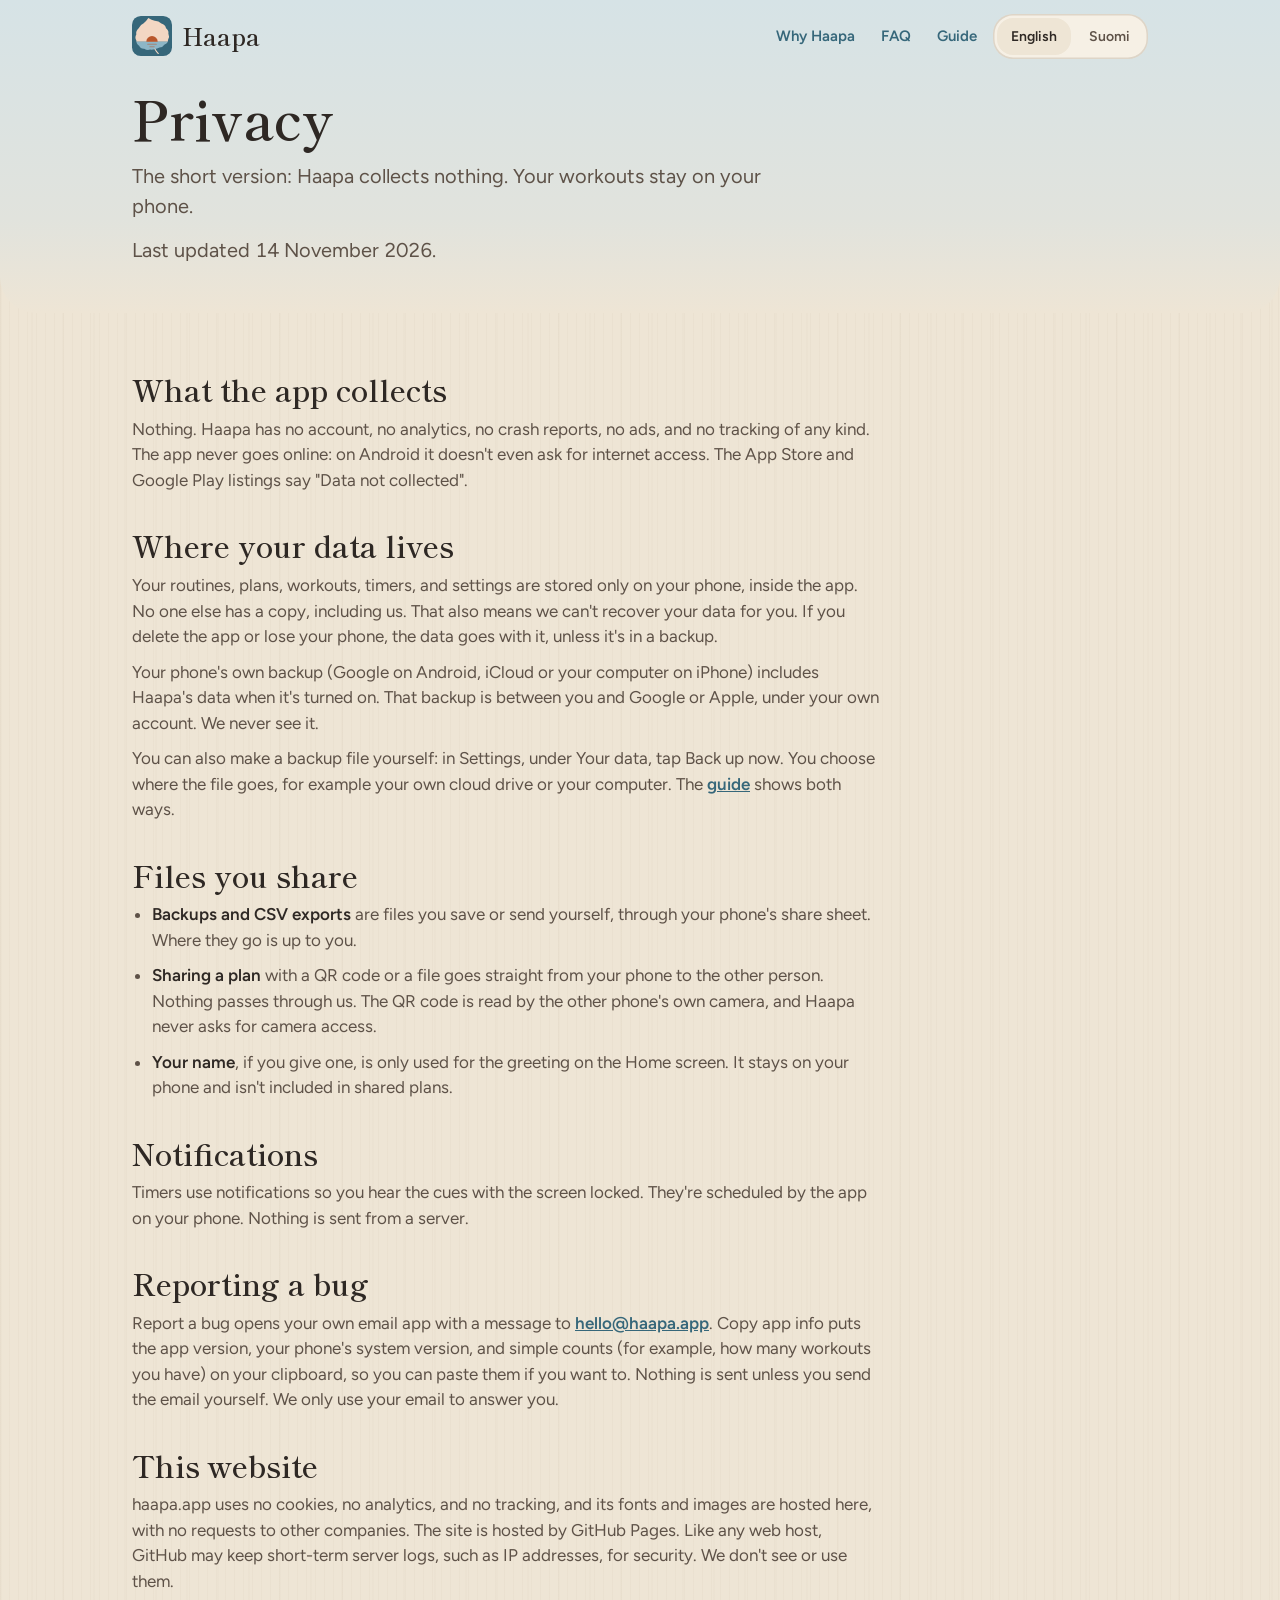
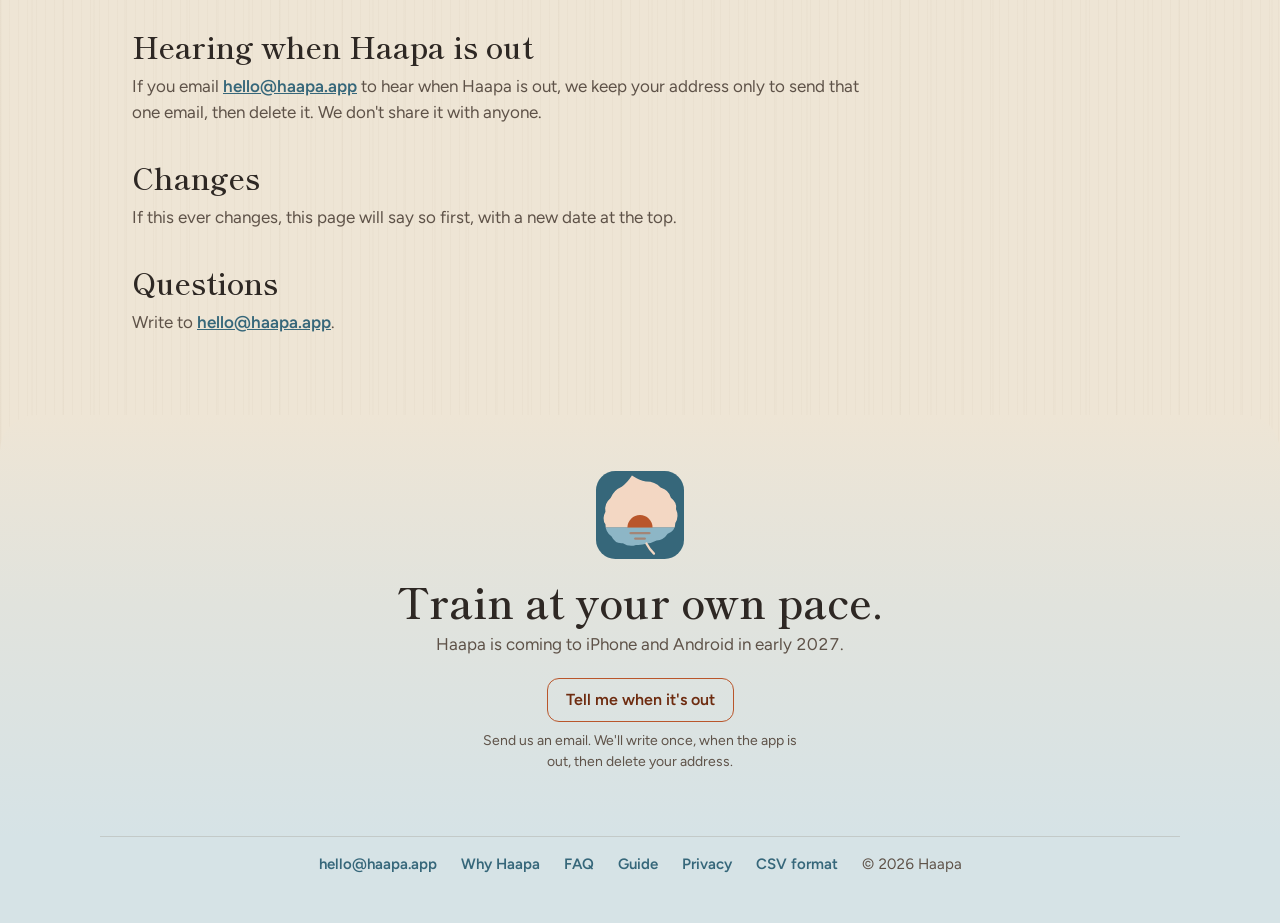
<file: privacy.html>
<!doctype html>
<html lang="en"><head>
<meta charset="utf-8">
<meta name="viewport" content="width=device-width,initial-scale=1">
<title>Privacy · Haapa</title>
<meta name="description" content="Haapa collects nothing. No account, no analytics, no tracking, and the app never goes online. Your workouts stay on your phone.">
<link rel="alternate" hreflang="en" href="https://haapa.app/privacy.html">
<link rel="alternate" hreflang="fi" href="https://haapa.app/fi/privacy.html">
<link rel="canonical" href="https://haapa.app/privacy.html">
<link rel="icon" href="icon.svg" type="image/svg+xml">
<link rel="apple-touch-icon" href="apple-touch-icon.png">
<meta name="theme-color" content="#EEE5D5" media="(prefers-color-scheme: light)">
<meta name="theme-color" content="#221C18" media="(prefers-color-scheme: dark)">
<meta property="og:type" content="website">
<meta property="og:site_name" content="Haapa">
<meta property="og:locale" content="en_GB">
<meta property="og:title" content="Privacy · Haapa">
<meta property="og:description" content="Haapa collects nothing. No account, no analytics, no tracking, and the app never goes online. Your workouts stay on your phone.">
<meta property="og:url" content="https://haapa.app/privacy.html">
<meta property="og:image" content="https://haapa.app/img/og.jpg">
<meta name="twitter:card" content="summary_large_image">
<link rel="stylesheet" href="site.css">
</head>
<body>

<!-- one icon definition, reused: variant B, tilted leaf, level horizon -->
<svg width="0" height="0" style="position:absolute" aria-hidden="true">
 <defs>
  <path id="leaf" d="M0 -44 Q7 -37 14 -34 Q24 -32 29 -24 Q38 -19 38 -10 Q44 -3 41 4 Q43 13 37 19 Q35 28 26 29 Q20 35 12 34 Q5 36 0 35 Q-5 36 -12 34 Q-20 35 -26 29 Q-35 28 -37 19 Q-43 13 -41 4 Q-44 -3 -38 -10 Q-38 -19 -29 -24 Q-24 -32 -14 -34 Q-7 -37 0 -44 Z"/>
  <clipPath id="leafclip"><use href="#leaf" transform="translate(56 54) rotate(-12) scale(1.12)"/></clipPath>
  <symbol id="haapa" viewBox="0 0 112 112">
   <rect width="112" height="112" style="fill:var(--i-ground)"/>
   <g clip-path="url(#leafclip)">
    <rect width="112" height="72" style="fill:var(--i-sky)"/>
    <rect y="72" width="112" height="40" style="fill:var(--i-water)"/>
    <path d="M40 72 A16 16 0 0 1 72 72 Z" style="fill:var(--i-sun)"/>
    <g style="stroke:var(--i-sun)" stroke-opacity=".5" stroke-width="3" stroke-linecap="round" fill="none"><path d="M44 79 H68"/><path d="M50 86 H62"/></g>
   </g>
   <path transform="translate(56 54) rotate(-12) scale(1.12)" d="M0 35 Q2 42 6 48" style="stroke:var(--i-sky)" stroke-width="2.6" fill="none" stroke-linecap="round"/>
  </symbol>
 </defs>
</svg>


<header class="page-head">
 <div class="wrap">
  <nav class="top" aria-label="Site">
   <a class="brand" href="index.html" aria-label="Haapa, home"><svg class="icon" width="40" height="40" aria-hidden="true"><use href="#haapa"/></svg><b class="serif">Haapa</b></a>
   <div class="navr">
    <a class="navlink wide" href="why.html">Why Haapa</a>
    <a class="navlink wide" href="faq.html">FAQ</a>
    <a class="navlink wide" href="guide.html">Guide</a>
    <div class="lang wide" role="group" aria-label="Language"><a href="privacy.html" aria-current="true" lang="en">English</a><a href="fi/privacy.html" lang="fi" hreflang="fi">Suomi</a></div>
    <details class="menu"><summary aria-label="Menu"><svg class="bars" width="22" height="22" viewBox="0 0 24 24" aria-hidden="true"><path d="M4 7h16M4 12h16M4 17h16" stroke="currentColor" stroke-width="2" stroke-linecap="round"/></svg><svg class="x" width="22" height="22" viewBox="0 0 24 24" aria-hidden="true"><path d="M6 6l12 12M18 6L6 18" stroke="currentColor" stroke-width="2" stroke-linecap="round"/></svg></summary>
     <div class="menu-in">
      <a class="mlink" href="why.html">Why Haapa</a>
      <a class="mlink" href="faq.html">FAQ</a>
      <a class="mlink" href="guide.html">Guide</a>
      <div class="lang" role="group" aria-label="Language"><a href="privacy.html" aria-current="true" lang="en">English</a><a href="fi/privacy.html" lang="fi" hreflang="fi">Suomi</a></div>
     </div>
    </details>
   </div>
  </nav>
  <div class="intro">
   <h1 class="serif">Privacy</h1>
   <p>The short version: Haapa collects nothing. Your workouts stay on your phone.</p>
   <p class="checked">Last updated 14 November 2026.</p>
  </div>
 </div>
</header>

<main class="wrap doc">

 <h2 class="serif">What the app collects</h2>
 <p>Nothing. Haapa has no account, no analytics, no crash reports, no ads, and no tracking of any kind. The app never goes online: on Android it doesn't even ask for internet access. The App Store and Google Play listings say "Data not collected".</p>

 <h2 class="serif">Where your data lives</h2>
 <p>Your routines, plans, workouts, timers, and settings are stored only on your phone, inside the app. No one else has a copy, including us. That also means we can't recover your data for you. If you delete the app or lose your phone, the data goes with it, unless it's in a backup.</p>
 <p>Your phone's own backup (Google on Android, iCloud or your computer on iPhone) includes Haapa's data when it's turned on. That backup is between you and Google or Apple, under your own account. We never see it.</p>
 <p>You can also make a backup file yourself: in Settings, under Your data, tap Back up now. You choose where the file goes, for example your own cloud drive or your computer. The <a href="guide.html">guide</a> shows both ways.</p>

 <h2 class="serif">Files you share</h2>
 <ul>
  <li><b>Backups and CSV exports</b> are files you save or send yourself, through your phone's share sheet. Where they go is up to you.</li>
  <li><b>Sharing a plan</b> with a QR code or a file goes straight from your phone to the other person. Nothing passes through us. The QR code is read by the other phone's own camera, and Haapa never asks for camera access.</li>
  <li><b>Your name</b>, if you give one, is only used for the greeting on the Home screen. It stays on your phone and isn't included in shared plans.</li>
 </ul>

 <h2 class="serif">Notifications</h2>
 <p>Timers use notifications so you hear the cues with the screen locked. They're scheduled by the app on your phone. Nothing is sent from a server.</p>

 <h2 class="serif">Reporting a bug</h2>
 <p>Report a bug opens your own email app with a message to <a href="mailto:hello@haapa.app">hello@haapa.app</a>. Copy app info puts the app version, your phone's system version, and simple counts (for example, how many workouts you have) on your clipboard, so you can paste them if you want to. Nothing is sent unless you send the email yourself. We only use your email to answer you.</p>

 <h2 class="serif">This website</h2>
 <p>haapa.app uses no cookies, no analytics, and no tracking, and its fonts and images are hosted here, with no requests to other companies. The site is hosted by GitHub Pages. Like any web host, GitHub may keep short-term server logs, such as IP addresses, for security. We don't see or use them.</p>

 <h2 class="serif">Hearing when Haapa is out</h2>
 <p>If you email <a href="mailto:hello@haapa.app">hello@haapa.app</a> to hear when Haapa is out, we keep your address only to send that one email, then delete it. We don't share it with anyone.</p>

 <h2 class="serif">Changes</h2>
 <p>If this ever changes, this page will say so first, with a new date at the top.</p>

 <h2 class="serif">Questions</h2>
 <p>Write to <a href="mailto:hello@haapa.app">hello@haapa.app</a>.</p>

</main>

<section class="end" aria-labelledby="get-h">
 <div class="wrap">
  <svg class="icon" width="88" height="88" aria-hidden="true"><use href="#haapa"/></svg>
  <h2 id="get-h" class="serif">Train at your own pace.</h2>
  <p>Haapa is coming to iPhone and Android in early 2027.</p>
  <p class="notify"><a href="mailto:hello@haapa.app?subject=Tell%20me%20when%20Haapa%20is%20out">Tell me when it's out</a><span>Send us an email. We'll write once, when the app is out, then delete your address.</span></p>
 </div>
</section>

<footer>
 <div class="wrap">
  <a href="mailto:hello@haapa.app">hello@haapa.app</a>
  <a href="why.html">Why Haapa</a>
  <a href="faq.html">FAQ</a>
  <a href="guide.html">Guide</a>
  <a href="privacy.html">Privacy</a>
  <a href="csv-format.html">CSV format</a>
  <span style="padding:8px 0">© 2026 Haapa</span>
 </div>
</footer>
</body></html>
</file>
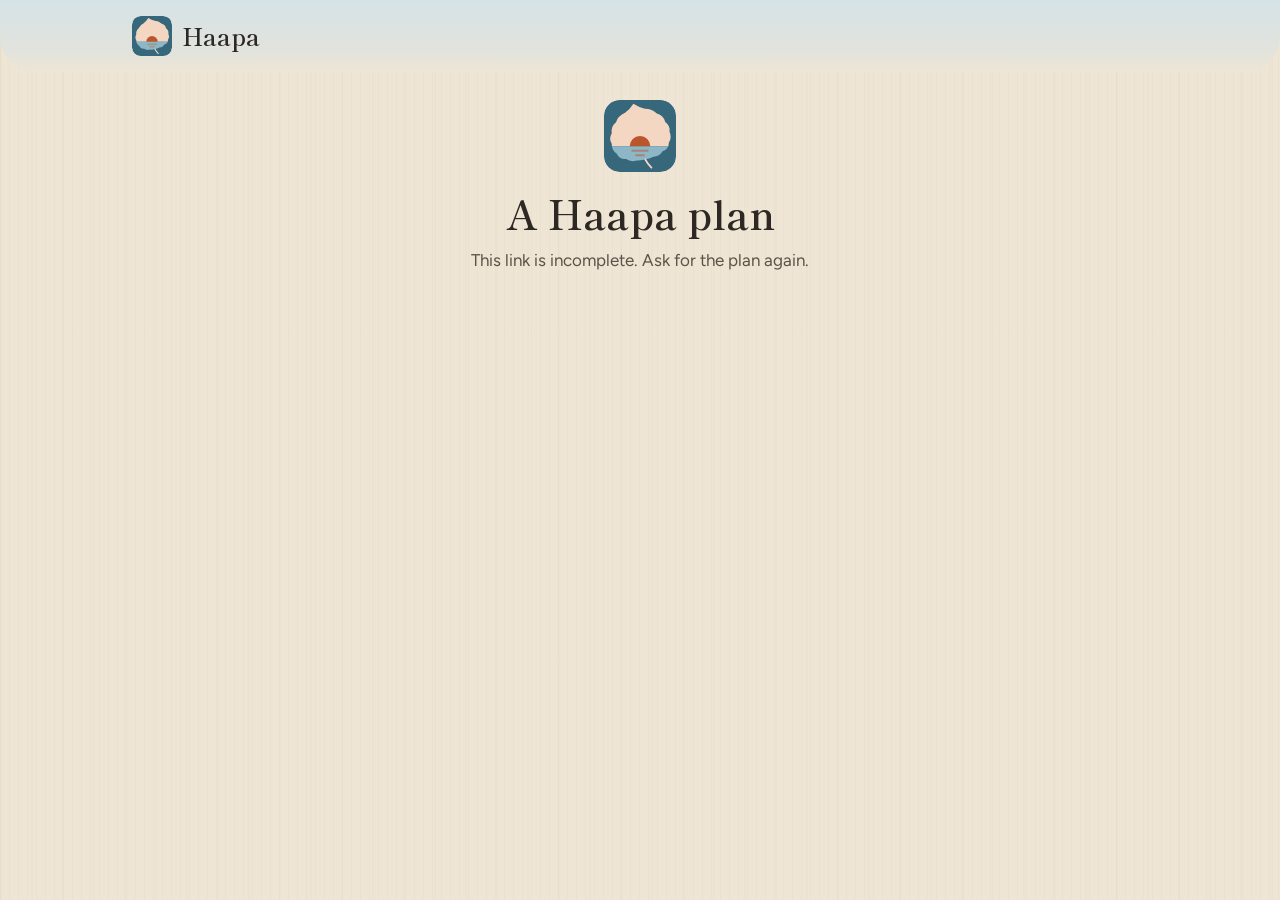
<file: r.html>
<!doctype html>
<html lang="en"><head>
<meta charset="utf-8">
<meta name="viewport" content="width=device-width,initial-scale=1">
<title>A Haapa plan</title>
<meta name="robots" content="noindex">
<meta name="referrer" content="no-referrer">
<link rel="icon" href="icon.svg" type="image/svg+xml">
<meta name="theme-color" content="#EEE5D5" media="(prefers-color-scheme: light)">
<meta name="theme-color" content="#221C18" media="(prefers-color-scheme: dark)">
<link rel="stylesheet" href="site.css">
<!--
  haapa.app/r#<digits>: the link inside a shared plan's QR code (from build 4).
  With Haapa installed, the phone opens the app straight away (App Links on Android, Universal Links on iPhone,
  through /.well-known/). This page only shows when Haapa isn't installed or the link check hasn't run yet.
  The digits are the plan itself. They are read from the # part of the address, which browsers never send to
  the server, and they are only used to build the "Open in Haapa" link below. No fetch, no analytics, nothing stored.
-->
<style>
.r-card{max-width:30em;margin:0 auto;padding:28px 0 56px;text-align:center}
.r-card .icon{margin:0 auto}
.r-card h1{font-size:clamp(30px,7vw,40px);line-height:1.15;margin-top:18px}
.r-card p{color:var(--ink2);margin-top:12px}
.r-open{display:inline-flex;align-items:center;justify-content:center;min-height:52px;margin-top:26px;padding:0 26px;border-radius:14px;background:var(--ember);color:var(--on-ember);font-weight:600;font-size:17px;text-decoration:none}
.r-stores{display:flex;flex-wrap:wrap;justify-content:center;gap:10px 18px;margin-top:22px}
.r-stores a{color:var(--lake);font-weight:600;text-decoration:none;padding:8px 0}
.r-quiet{font-size:14px;margin-top:28px}
[hidden]{display:none !important}
</style>
</head>
<body>
<header class="page-head">
 <div class="wrap">
  <nav class="top" aria-label="Site">
   <a class="brand" href="/" aria-label="Haapa, home"><img class="icon" src="icon.svg" width="40" height="40" alt=""><b class="serif">Haapa</b></a>
  </nav>
 </div>
</header>

<main class="wrap">
 <div class="r-card">
  <img class="icon" src="icon.svg" width="72" height="72" alt="">
  <h1 class="serif" id="r-title">A Haapa plan</h1>
  <p id="r-lead">Someone shared a training plan with you. Open it in Haapa, or get Haapa first.</p>
  <a class="r-open" id="r-open" href="#" hidden>Open in Haapa</a>
  <p id="r-desktop" hidden>Open this link on your phone, where Haapa is installed.</p>
  <div class="r-stores" id="r-stores">
   <a href="https://apps.apple.com/app/id6835524952" id="r-ios">Get Haapa on the App Store</a>
   <a href="https://play.google.com/store/apps/details?id=app.haapa" id="r-android">Get Haapa on Google Play</a>
  </div>
  <p class="r-quiet" id="r-privacy">The plan is in the link itself. It isn't sent to this site.</p>
 </div>
</main>

<noscript><p style="text-align:center;padding:0 16px 40px">Open this link on your phone with Haapa installed.</p></noscript>

<script>
(function () {
  var T = {
    en: {
      title: 'A Haapa plan',
      lead: 'Someone shared a training plan with you. Open it in Haapa, or get Haapa first.',
      open: 'Open in Haapa',
      desktop: 'Open this link on your phone, where Haapa is installed.',
      ios: 'Get Haapa on the App Store',
      android: 'Get Haapa on Google Play',
      privacy: "The plan is in the link itself. It isn't sent to this site.",
      broken: 'This link is incomplete. Ask for the plan again.'
    },
    fi: {
      title: 'Haapa-suunnitelma',
      lead: 'Joku jakoi kanssasi treenisuunnitelman. Avaa se Haapassa tai hanki Haapa ensin.',
      open: 'Avaa Haapassa',
      desktop: 'Avaa tämä linkki puhelimessa, jossa Haapa on.',
      ios: 'Hanki Haapa App Storesta',
      android: 'Hanki Haapa Google Playstä',
      privacy: 'Suunnitelma on itse linkissä. Sitä ei lähetetä tälle sivustolle.',
      broken: 'Tämä linkki on vajaa. Pyydä suunnitelma uudelleen.'
    }
  };
  var fi = /^fi\b/i.test(navigator.language || '');
  var t = fi ? T.fi : T.en;
  if (fi) document.documentElement.lang = 'fi';
  var $ = function (id) { return document.getElementById(id); };
  document.title = t.title;
  $('r-title').textContent = t.title;
  $('r-open').textContent = t.open;
  $('r-desktop').textContent = t.desktop;
  $('r-ios').textContent = t.ios;
  $('r-android').textContent = t.android;
  $('r-privacy').textContent = t.privacy;

  var m = /^#(\d+)$/.exec(location.hash || '');
  if (!m) { $('r-lead').textContent = t.broken; $('r-stores').hidden = true; $('r-privacy').hidden = true; return; }
  $('r-lead').textContent = t.lead;

  var digits = m[1];
  var ua = navigator.userAgent || '';
  var isIOS = /iPhone|iPad|iPod/.test(ua) || (/Macintosh/.test(ua) && navigator.maxTouchPoints > 1);
  var isAndroid = /Android/i.test(ua);
  var open = $('r-open');
  if (isIOS) { open.href = 'haapa://p/' + digits; open.hidden = false; $('r-android').hidden = true; }
  else if (isAndroid) { open.href = 'intent://p/' + digits + '#Intent;scheme=haapa;package=app.haapa;end'; open.hidden = false; $('r-ios').hidden = true; }
  else { $('r-desktop').hidden = false; }
})();
</script>
</body>
</html>
</file>
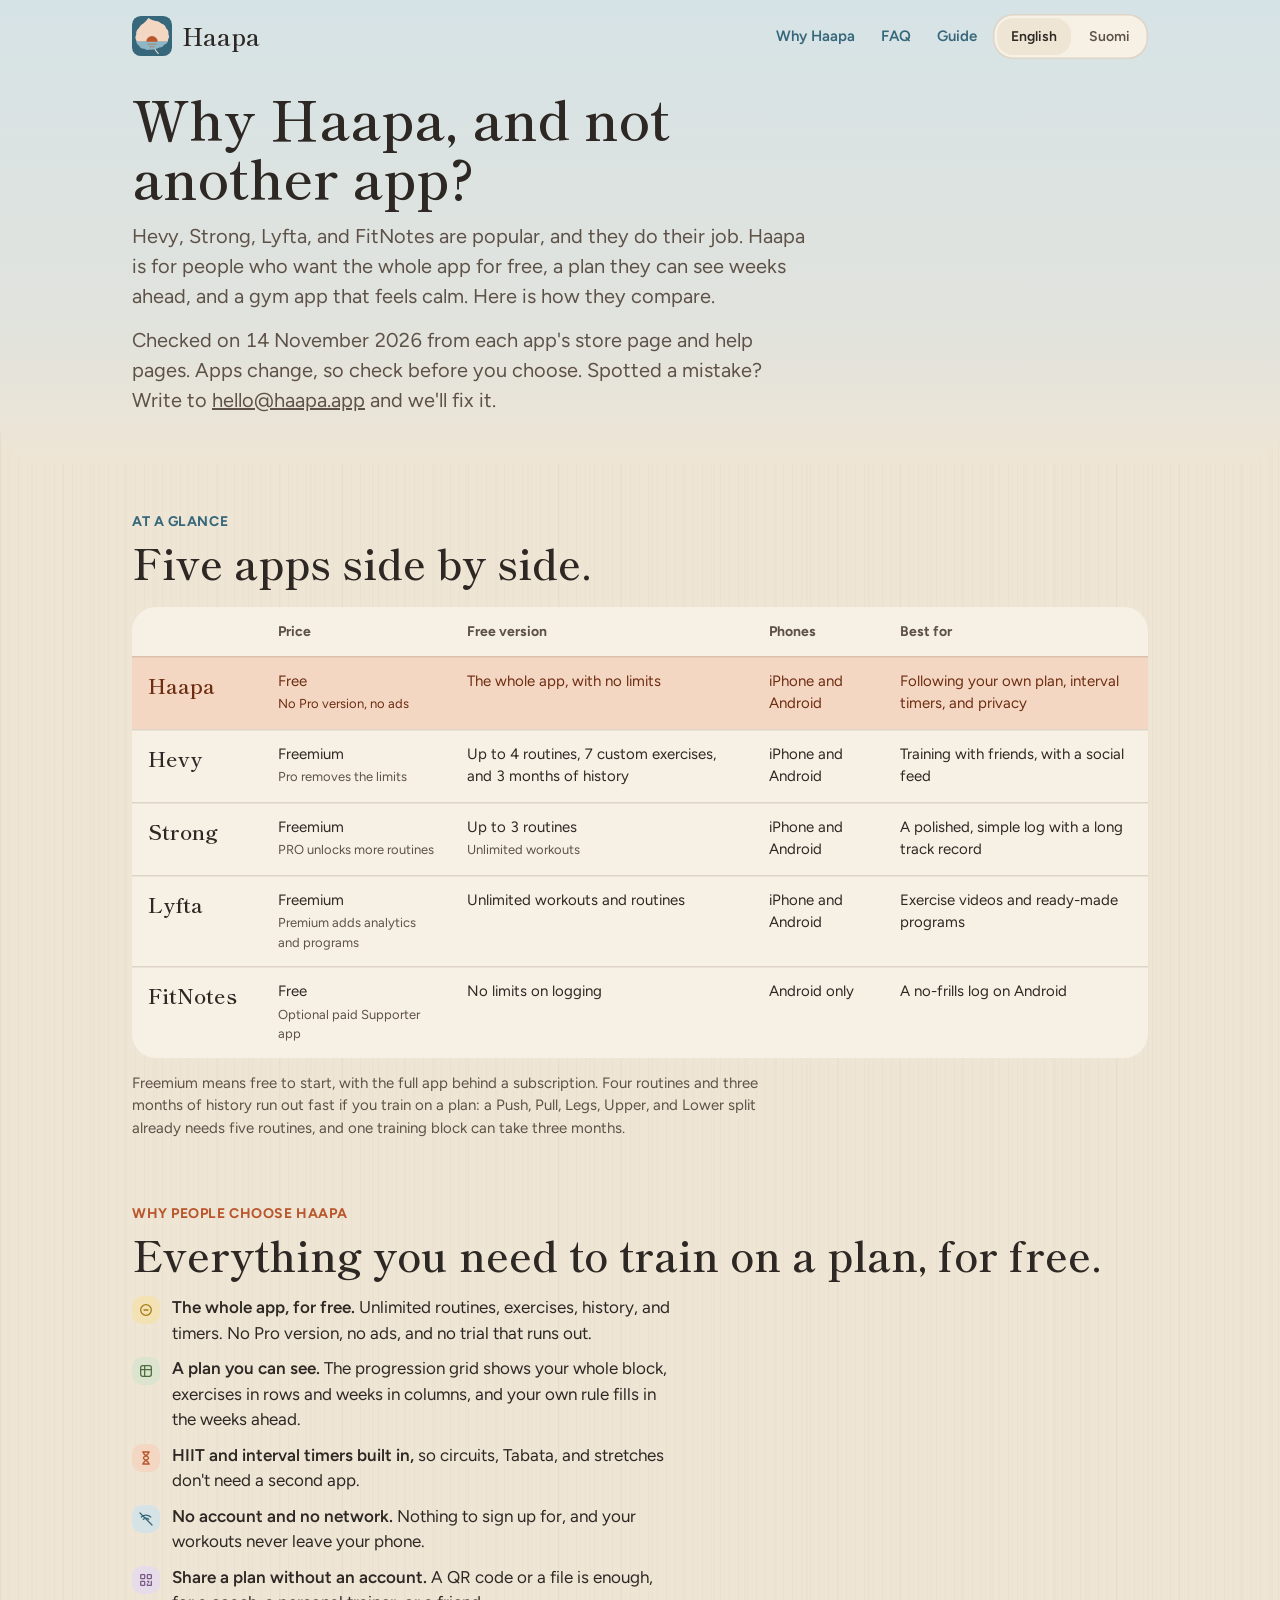
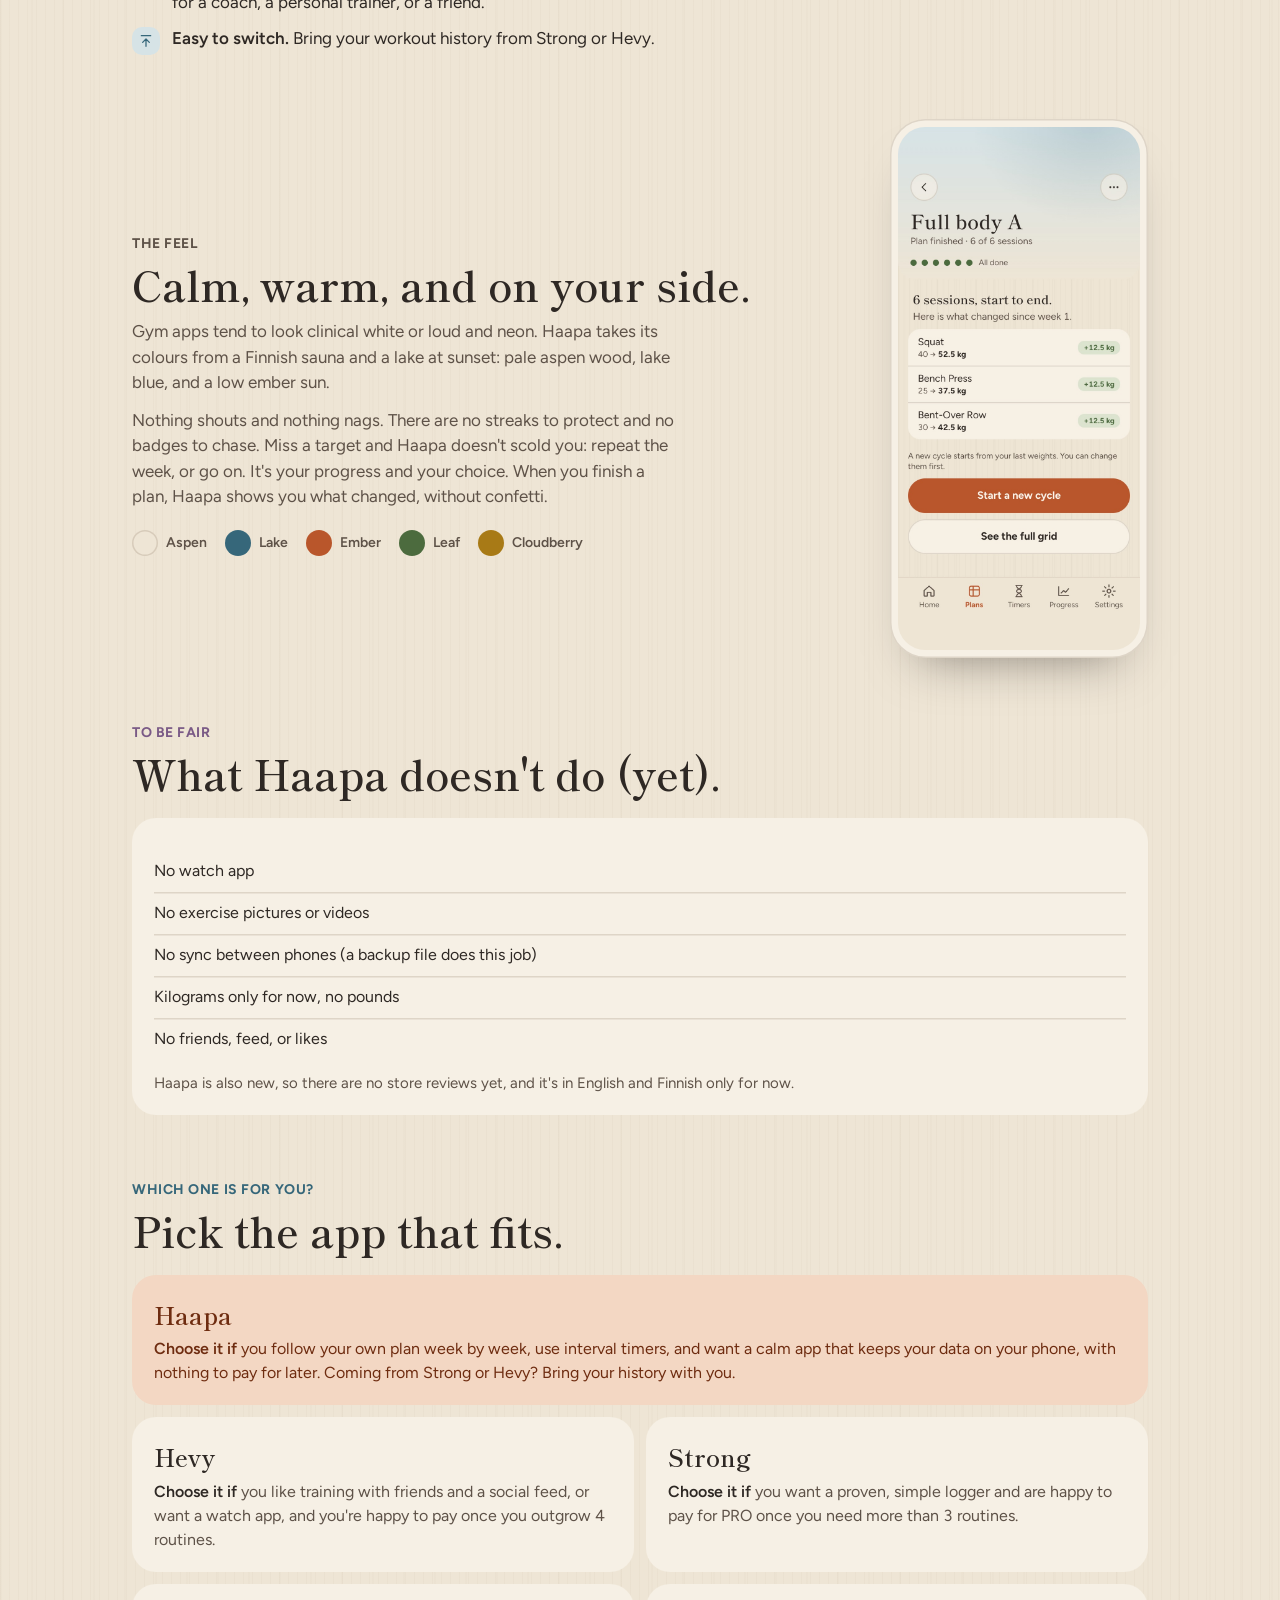
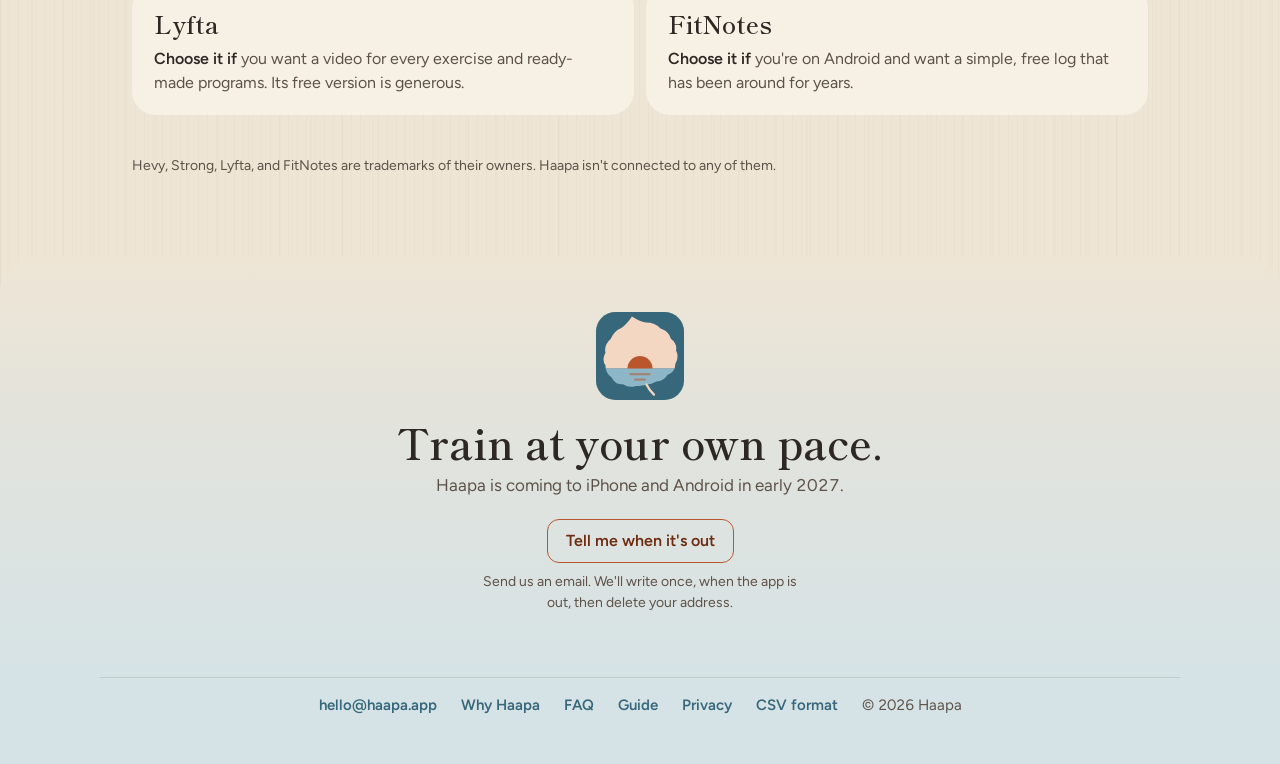
<file: why.html>
<!doctype html>
<html lang="en"><head>
<meta charset="utf-8">
<meta name="viewport" content="width=device-width,initial-scale=1">
<title>Why Haapa · compared with Hevy, Strong, Lyfta, and FitNotes</title>
<meta name="description" content="A fair look at Haapa next to Hevy, Strong, Lyfta, and FitNotes: price, free-version limits, phones, and who each app suits best.">
<link rel="alternate" hreflang="en" href="https://haapa.app/why.html">
<link rel="alternate" hreflang="fi" href="https://haapa.app/fi/why.html">
<link rel="canonical" href="https://haapa.app/why.html">
<link rel="icon" href="icon.svg" type="image/svg+xml">
<link rel="apple-touch-icon" href="apple-touch-icon.png">
<meta name="theme-color" content="#EEE5D5" media="(prefers-color-scheme: light)">
<meta name="theme-color" content="#221C18" media="(prefers-color-scheme: dark)">
<meta property="og:type" content="website">
<meta property="og:site_name" content="Haapa">
<meta property="og:locale" content="en_GB">
<meta property="og:title" content="Why Haapa · compared with Hevy, Strong, Lyfta, and FitNotes">
<meta property="og:description" content="A fair look at Haapa next to Hevy, Strong, Lyfta, and FitNotes: price, free-version limits, phones, and who each app suits best.">
<meta property="og:url" content="https://haapa.app/why.html">
<meta property="og:image" content="https://haapa.app/img/og.jpg">
<meta name="twitter:card" content="summary_large_image">
<link rel="stylesheet" href="site.css">
</head>
<body>

<!-- one icon definition, reused: variant B, tilted leaf, level horizon -->
<svg width="0" height="0" style="position:absolute" aria-hidden="true">
 <defs>
  <path id="leaf" d="M0 -44 Q7 -37 14 -34 Q24 -32 29 -24 Q38 -19 38 -10 Q44 -3 41 4 Q43 13 37 19 Q35 28 26 29 Q20 35 12 34 Q5 36 0 35 Q-5 36 -12 34 Q-20 35 -26 29 Q-35 28 -37 19 Q-43 13 -41 4 Q-44 -3 -38 -10 Q-38 -19 -29 -24 Q-24 -32 -14 -34 Q-7 -37 0 -44 Z"/>
  <clipPath id="leafclip"><use href="#leaf" transform="translate(56 54) rotate(-12) scale(1.12)"/></clipPath>
  <symbol id="haapa" viewBox="0 0 112 112">
   <rect width="112" height="112" style="fill:var(--i-ground)"/>
   <g clip-path="url(#leafclip)">
    <rect width="112" height="72" style="fill:var(--i-sky)"/>
    <rect y="72" width="112" height="40" style="fill:var(--i-water)"/>
    <path d="M40 72 A16 16 0 0 1 72 72 Z" style="fill:var(--i-sun)"/>
    <g style="stroke:var(--i-sun)" stroke-opacity=".5" stroke-width="3" stroke-linecap="round" fill="none"><path d="M44 79 H68"/><path d="M50 86 H62"/></g>
   </g>
   <path transform="translate(56 54) rotate(-12) scale(1.12)" d="M0 35 Q2 42 6 48" style="stroke:var(--i-sky)" stroke-width="2.6" fill="none" stroke-linecap="round"/>
  </symbol>
 </defs>
</svg>


<header class="page-head">
 <div class="wrap">
  <nav class="top" aria-label="Site">
   <a class="brand" href="index.html" aria-label="Haapa, home"><svg class="icon" width="40" height="40" aria-hidden="true"><use href="#haapa"/></svg><b class="serif">Haapa</b></a>
   <div class="navr">
    <a class="navlink wide" href="why.html" aria-current="page">Why Haapa</a>
    <a class="navlink wide" href="faq.html">FAQ</a>
    <a class="navlink wide" href="guide.html">Guide</a>
    <div class="lang wide" role="group" aria-label="Language"><a href="why.html" aria-current="true" lang="en">English</a><a href="fi/why.html" lang="fi" hreflang="fi">Suomi</a></div>
    <details class="menu"><summary aria-label="Menu"><svg class="bars" width="22" height="22" viewBox="0 0 24 24" aria-hidden="true"><path d="M4 7h16M4 12h16M4 17h16" stroke="currentColor" stroke-width="2" stroke-linecap="round"/></svg><svg class="x" width="22" height="22" viewBox="0 0 24 24" aria-hidden="true"><path d="M6 6l12 12M18 6L6 18" stroke="currentColor" stroke-width="2" stroke-linecap="round"/></svg></summary>
     <div class="menu-in">
      <a class="mlink" href="why.html" aria-current="page">Why Haapa</a>
      <a class="mlink" href="faq.html">FAQ</a>
      <a class="mlink" href="guide.html">Guide</a>
      <div class="lang" role="group" aria-label="Language"><a href="why.html" aria-current="true" lang="en">English</a><a href="fi/why.html" lang="fi" hreflang="fi">Suomi</a></div>
     </div>
    </details>
   </div>
  </nav>
  <div class="intro">
   <h1 class="serif">Why Haapa, and not another app?</h1>
   <p>Hevy, Strong, Lyfta, and FitNotes are popular, and they do their job. Haapa is for people who want the whole app for free, a plan they can see weeks ahead, and a gym app that feels calm. Here is how they compare.</p>
   <p class="checked">Checked on 14 November 2026 from each app's store page and help pages. Apps change, so check before you choose. Spotted a mistake? Write to <a href="mailto:hello@haapa.app">hello@haapa.app</a> and we'll fix it.</p>
  </div>
 </div>
</header>

<main class="wrap">

 <section class="f" aria-labelledby="glance" style="padding-top:48px">
  <p class="kicker k-lake">At a glance</p>
  <h2 id="glance" class="serif">Five apps side by side.</h2>
  <div class="tablewrap">
   <table class="cmp">
    <thead><tr><th scope="col"><span class="vh">App</span></th><th scope="col">Price</th><th scope="col">Free version</th><th scope="col">Phones</th><th scope="col">Best for</th></tr></thead>
    <tbody>
     <tr class="us"><th scope="row" class="serif">Haapa</th><td data-label="Price">Free<small>No Pro version, no ads</small></td><td data-label="Free version">The whole app, with no limits</td><td data-label="Phones">iPhone and Android</td><td data-label="Best for">Following your own plan, interval timers, and privacy</td></tr>
     <tr><th scope="row" class="serif">Hevy</th><td data-label="Price">Freemium<small>Pro removes the limits</small></td><td data-label="Free version">Up to 4 routines, 7 custom exercises, and 3 months of history</td><td data-label="Phones">iPhone and Android</td><td data-label="Best for">Training with friends, with a social feed</td></tr>
     <tr><th scope="row" class="serif">Strong</th><td data-label="Price">Freemium<small>PRO unlocks more routines</small></td><td data-label="Free version">Up to 3 routines<small>Unlimited workouts</small></td><td data-label="Phones">iPhone and Android</td><td data-label="Best for">A polished, simple log with a long track record</td></tr>
     <tr><th scope="row" class="serif">Lyfta</th><td data-label="Price">Freemium<small>Premium adds analytics and programs</small></td><td data-label="Free version">Unlimited workouts and routines</td><td data-label="Phones">iPhone and Android</td><td data-label="Best for">Exercise videos and ready-made programs</td></tr>
     <tr><th scope="row" class="serif">FitNotes</th><td data-label="Price">Free<small>Optional paid Supporter app</small></td><td data-label="Free version">No limits on logging</td><td data-label="Phones">Android only</td><td data-label="Best for">A no-frills log on Android</td></tr>
    </tbody>
   </table>
  </div>
  <p class="note">Freemium means free to start, with the full app behind a subscription. Four routines and three months of history run out fast if you train on a plan: a Push, Pull, Legs, Upper, and Lower split already needs five routines, and one training block can take three months.</p>
 </section>

 <section class="f" aria-labelledby="diff">
  <p class="kicker k-ember">Why people choose Haapa</p>
  <h2 id="diff" class="serif">Everything you need to train on a plan, for free.</h2>
  <ul class="points">
   <li><i style="background:var(--gold-soft);color:var(--gold)"><svg class="st" width="16" height="16" viewBox="0 0 24 24"><circle cx="12" cy="12" r="8"/><path d="M9 12h6"/></svg></i><span><b>The whole app, for free.</b> Unlimited routines, exercises, history, and timers. No Pro version, no ads, and no trial that runs out.</span></li>
   <li><i style="background:var(--leaf-soft);color:var(--leaf)"><svg class="st" width="16" height="16" viewBox="0 0 24 24"><rect x="4" y="4" width="16" height="16" rx="3"/><path d="M4 10h16M10 4v16"/></svg></i><span><b>A plan you can see.</b> The progression grid shows your whole block, exercises in rows and weeks in columns, and your own rule fills in the weeks ahead.</span></li>
   <li><i style="background:var(--ember-soft);color:var(--ember)"><svg class="st" width="16" height="16" viewBox="0 0 24 24"><path d="M7 3h10M7 21h10M8 3c0 6 8 6 8 9s-8 3-8 9M16 3c0 6-8 6-8 9s8 3 8 9"/></svg></i><span><b>HIIT and interval timers built in,</b> so circuits, Tabata, and stretches don't need a second app.</span></li>
   <li><i style="background:var(--lake-soft);color:var(--lake)"><svg class="st" width="16" height="16" viewBox="0 0 24 24"><path d="M5 9a10 10 0 0 1 14 0M8 12.5a6 6 0 0 1 8 0M3 3l18 18"/></svg></i><span><b>No account and no network.</b> Nothing to sign up for, and your workouts never leave your phone.</span></li>
   <li><i style="background:var(--heather-soft);color:var(--heather)"><svg class="st" width="16" height="16" viewBox="0 0 24 24"><rect x="4" y="4" width="6" height="6" rx="1"/><rect x="14" y="4" width="6" height="6" rx="1"/><rect x="4" y="14" width="6" height="6" rx="1"/><path d="M14 14h2v2M20 14v6h-6v-2"/></svg></i><span><b>Share a plan without an account.</b> A QR code or a file is enough, for a coach, a personal trainer, or a friend.</span></li>
   <li><i style="background:var(--lake-soft);color:var(--lake)"><svg class="st" width="16" height="16" viewBox="0 0 24 24"><path d="M12 20V9M7 14l5-5 5 5M5 4h14"/></svg></i><span><b>Easy to switch.</b> Bring your workout history from Strong or Hevy.</span></li>
  </ul>
 </section>

 <section class="f" aria-labelledby="feel">
  <div class="row">
   <div class="txt">
    <p class="kicker k-leaf">The feel</p>
    <h2 id="feel" class="serif">Calm, warm, and on your side.</h2>
    <p>Gym apps tend to look clinical white or loud and neon. Haapa takes its colours from a Finnish sauna and a lake at sunset: pale aspen wood, lake blue, and a low ember sun.</p>
    <p>Nothing shouts and nothing nags. There are no streaks to protect and no badges to chase. Miss a target and Haapa doesn't scold you: repeat the week, or go on. It's your progress and your choice. When you finish a plan, Haapa shows you what changed, without confetti.</p>
    <div class="swatches" aria-label="Haapa's colours">
     <span class="sw"><i style="background:var(--ground);box-shadow:inset 0 0 0 1.5px var(--slat)"></i>Aspen</span>
     <span class="sw"><i style="background:var(--lake)"></i>Lake</span>
     <span class="sw"><i style="background:var(--ember)"></i>Ember</span>
     <span class="sw"><i style="background:var(--leaf)"></i>Leaf</span>
     <span class="sw"><i style="background:var(--gold)"></i>Cloudberry</span>
    </div>
   </div>
   <div class="phone"><div class="screen"><picture><source srcset="img/grid-finished-dark.jpg" media="(prefers-color-scheme: dark)"><img src="img/grid-finished-light.jpg" width="390" height="844" alt="A finished plan: six sessions done, and what changed for each exercise since week 1, with no confetti" loading="lazy" decoding="async"></picture></div></div>
  </div>
 </section>

 <section class="f" aria-labelledby="behind">
  <p class="kicker k-heather">To be fair</p>
  <h2 id="behind" class="serif">What Haapa doesn't do (yet).</h2>
  <div class="card" style="margin-top:22px">
   <ul class="plain">
    <li>No watch app</li>
    <li>No exercise pictures or videos</li>
    <li>No sync between phones (a backup file does this job)</li>
    <li>Kilograms only for now, no pounds</li>
    <li>No friends, feed, or likes</li>
   </ul>
   <p class="note" style="margin-top:12px">Haapa is also new, so there are no store reviews yet, and it's in English and Finnish only for now.</p>
  </div>
 </section>

 <section class="f" aria-labelledby="pick">
  <p class="kicker k-lake">Which one is for you?</p>
  <h2 id="pick" class="serif">Pick the app that fits.</h2>
  <div class="apps">
   <div class="card wide" style="background:var(--ember-soft)"><h3 class="serif" style="color:var(--ember-ink)">Haapa</h3><p style="color:var(--ember-ink)"><b style="color:var(--ember-ink)">Choose it if</b> you follow your own plan week by week, use interval timers, and want a calm app that keeps your data on your phone, with nothing to pay for later. Coming from Strong or Hevy? Bring your history with you.</p></div>
   <div class="card"><h3 class="serif">Hevy</h3><p><b>Choose it if</b> you like training with friends and a social feed, or want a watch app, and you're happy to pay once you outgrow 4 routines.</p></div>
   <div class="card"><h3 class="serif">Strong</h3><p><b>Choose it if</b> you want a proven, simple logger and are happy to pay for PRO once you need more than 3 routines.</p></div>
   <div class="card"><h3 class="serif">Lyfta</h3><p><b>Choose it if</b> you want a video for every exercise and ready-made programs. Its free version is generous.</p></div>
   <div class="card"><h3 class="serif">FitNotes</h3><p><b>Choose it if</b> you're on Android and want a simple, free log that has been around for years.</p></div>
  </div>
 </section>

 <p class="checked" style="margin-top:40px">Hevy, Strong, Lyfta, and FitNotes are trademarks of their owners. Haapa isn't connected to any of them.</p>

</main>

<section class="end" aria-labelledby="get-h">
 <div class="wrap">
  <svg class="icon" width="88" height="88" aria-hidden="true"><use href="#haapa"/></svg>
  <h2 id="get-h" class="serif">Train at your own pace.</h2>
  <p>Haapa is coming to iPhone and Android in early 2027.</p>
  <p class="notify"><a href="mailto:hello@haapa.app?subject=Tell%20me%20when%20Haapa%20is%20out">Tell me when it's out</a><span>Send us an email. We'll write once, when the app is out, then delete your address.</span></p>
 </div>
</section>

<footer>
 <div class="wrap">
  <a href="mailto:hello@haapa.app">hello@haapa.app</a>
  <a href="why.html">Why Haapa</a>
  <a href="faq.html">FAQ</a>
  <a href="guide.html">Guide</a>
  <a href="privacy.html">Privacy</a>
  <a href="csv-format.html">CSV format</a>
  <span style="padding:8px 0">© 2026 Haapa</span>
 </div>
</footer>
</body></html>
</file>
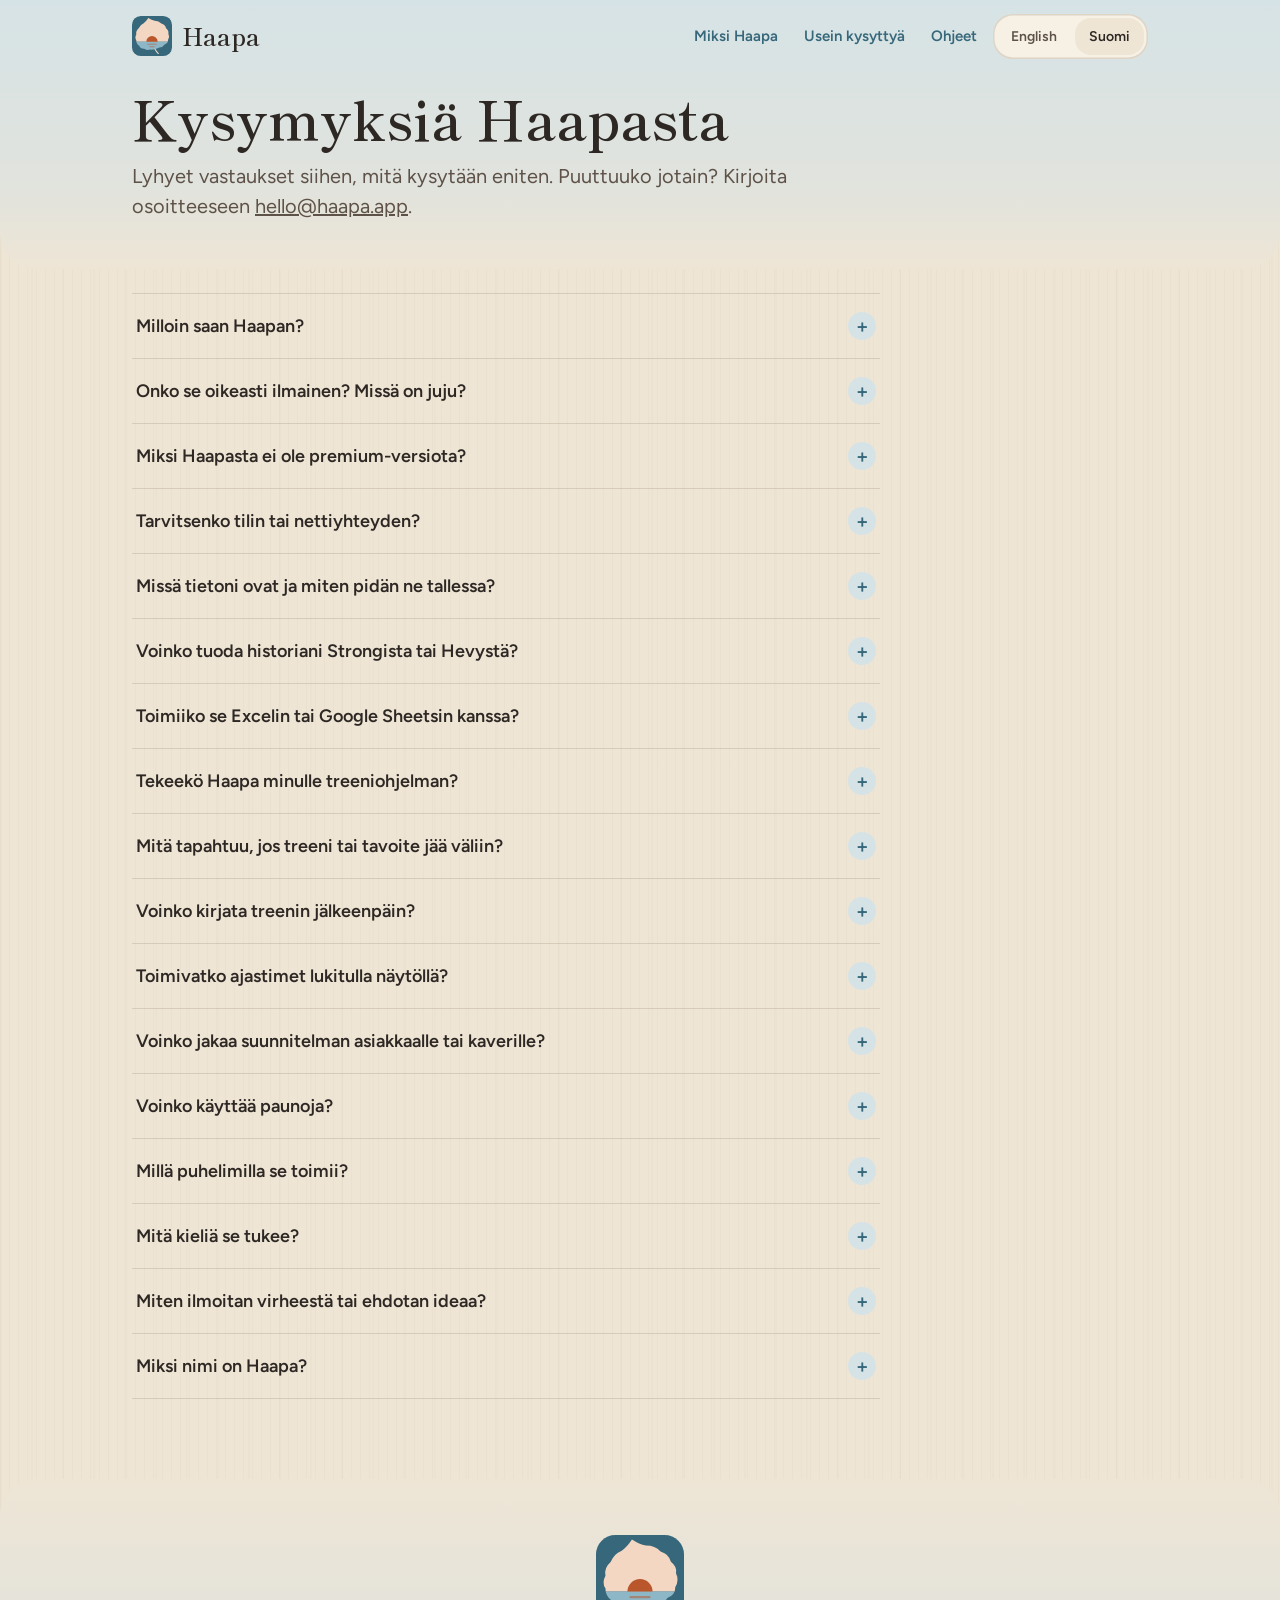
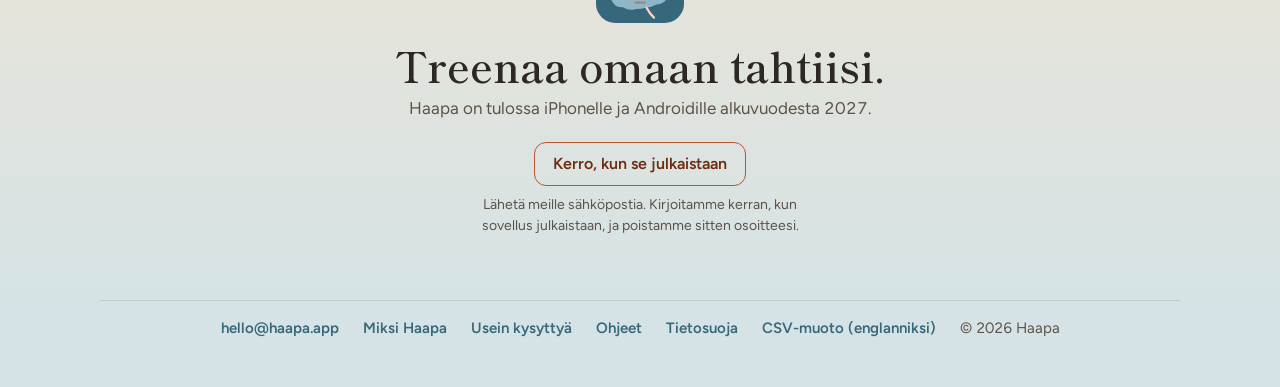
<file: fi/faq.html>
<!doctype html>
<html lang="fi"><head>
<meta charset="utf-8">
<meta name="viewport" content="width=device-width,initial-scale=1">
<title>Kysymyksiä Haapasta · Haapa</title>
<meta name="description" content="Vastauksia yleisiin kysymyksiin Haapasta: julkaisu, hinta, käyttö ilman verkkoa, varmuuskopiot, tuonti Strongista ja Hevystä, ajastimet, suunnitelmien jakaminen ja puhelimet.">
<link rel="alternate" hreflang="en" href="https://haapa.app/faq.html">
<link rel="alternate" hreflang="fi" href="https://haapa.app/fi/faq.html">
<link rel="canonical" href="https://haapa.app/fi/faq.html">
<link rel="icon" href="../icon.svg" type="image/svg+xml">
<link rel="apple-touch-icon" href="../apple-touch-icon.png">
<meta name="theme-color" content="#EEE5D5" media="(prefers-color-scheme: light)">
<meta name="theme-color" content="#221C18" media="(prefers-color-scheme: dark)">
<meta property="og:type" content="website">
<meta property="og:site_name" content="Haapa">
<meta property="og:locale" content="fi_FI">
<meta property="og:title" content="Kysymyksiä Haapasta · Haapa">
<meta property="og:description" content="Vastauksia yleisiin kysymyksiin Haapasta: julkaisu, hinta, käyttö ilman verkkoa, varmuuskopiot, tuonti Strongista ja Hevystä, ajastimet, suunnitelmien jakaminen ja puhelimet.">
<meta property="og:url" content="https://haapa.app/fi/faq.html">
<meta property="og:image" content="https://haapa.app/img/og.jpg">
<meta name="twitter:card" content="summary_large_image">
<link rel="stylesheet" href="../site.css">
</head>
<body>

<!-- one icon definition, reused: variant B, tilted leaf, level horizon -->
<svg width="0" height="0" style="position:absolute" aria-hidden="true">
 <defs>
  <path id="leaf" d="M0 -44 Q7 -37 14 -34 Q24 -32 29 -24 Q38 -19 38 -10 Q44 -3 41 4 Q43 13 37 19 Q35 28 26 29 Q20 35 12 34 Q5 36 0 35 Q-5 36 -12 34 Q-20 35 -26 29 Q-35 28 -37 19 Q-43 13 -41 4 Q-44 -3 -38 -10 Q-38 -19 -29 -24 Q-24 -32 -14 -34 Q-7 -37 0 -44 Z"/>
  <clipPath id="leafclip"><use href="#leaf" transform="translate(56 54) rotate(-12) scale(1.12)"/></clipPath>
  <symbol id="haapa" viewBox="0 0 112 112">
   <rect width="112" height="112" style="fill:var(--i-ground)"/>
   <g clip-path="url(#leafclip)">
    <rect width="112" height="72" style="fill:var(--i-sky)"/>
    <rect y="72" width="112" height="40" style="fill:var(--i-water)"/>
    <path d="M40 72 A16 16 0 0 1 72 72 Z" style="fill:var(--i-sun)"/>
    <g style="stroke:var(--i-sun)" stroke-opacity=".5" stroke-width="3" stroke-linecap="round" fill="none"><path d="M44 79 H68"/><path d="M50 86 H62"/></g>
   </g>
   <path transform="translate(56 54) rotate(-12) scale(1.12)" d="M0 35 Q2 42 6 48" style="stroke:var(--i-sky)" stroke-width="2.6" fill="none" stroke-linecap="round"/>
  </symbol>
 </defs>
</svg>


<header class="page-head">
 <div class="wrap">
  <nav class="top" aria-label="Sivusto">
   <a class="brand" href="index.html" aria-label="Haapa, etusivu"><svg class="icon" width="40" height="40" aria-hidden="true"><use href="#haapa"/></svg><b class="serif">Haapa</b></a>
   <div class="navr">
    <a class="navlink wide" href="why.html">Miksi Haapa</a>
    <a class="navlink wide" href="faq.html" aria-current="page">Usein kysyttyä</a>
    <a class="navlink wide" href="guide.html">Ohjeet</a>
    <div class="lang wide" role="group" aria-label="Kieli"><a href="../faq.html" lang="en" hreflang="en">English</a><a href="faq.html" aria-current="true" lang="fi">Suomi</a></div>
    <details class="menu"><summary aria-label="Valikko"><svg class="bars" width="22" height="22" viewBox="0 0 24 24" aria-hidden="true"><path d="M4 7h16M4 12h16M4 17h16" stroke="currentColor" stroke-width="2" stroke-linecap="round"/></svg><svg class="x" width="22" height="22" viewBox="0 0 24 24" aria-hidden="true"><path d="M6 6l12 12M18 6L6 18" stroke="currentColor" stroke-width="2" stroke-linecap="round"/></svg></summary>
     <div class="menu-in">
      <a class="mlink" href="why.html">Miksi Haapa</a>
      <a class="mlink" href="faq.html" aria-current="page">Usein kysyttyä</a>
      <a class="mlink" href="guide.html">Ohjeet</a>
      <div class="lang" role="group" aria-label="Kieli"><a href="../faq.html" lang="en" hreflang="en">English</a><a href="faq.html" aria-current="true" lang="fi">Suomi</a></div>
     </div>
    </details>
   </div>
  </nav>
  <div class="intro">
   <h1 class="serif">Kysymyksiä Haapasta</h1>
   <p>Lyhyet vastaukset siihen, mitä kysytään eniten. Puuttuuko jotain? Kirjoita osoitteeseen <a href="mailto:hello@haapa.app">hello@haapa.app</a>.</p>
  </div>
 </div>
</header>

<main class="wrap doc faq">
 <h2 class="serif sr">Usein kysyttyä</h2>
 <details class="qa"><summary>Milloin saan Haapan?</summary><p>Alkuvuodesta 2027, iPhonelle ja Androidille samaan aikaan. Napauta <a href="index.html">etusivulla</a> ”Kerro, kun se julkaistaan”, niin lähetämme sinulle yhden sähköpostin, kun sovellus on valmis.</p></details>
 <details class="qa"><summary>Onko se oikeasti ilmainen? Missä on juju?</summary><p>Jujua ei ole. Ei mainoksia, ei kuukausimaksuja, ei maksullisia ominaisuuksia eikä sovelluksen sisäisiä ostoja. Haapan ylläpito maksaa vain vähän ja se on rakennettu yhden ajatuksen varaan: sovelluksen pitää palvella sinua, ei pyytää sinulta rahaa.</p></details>
 <details class="qa"><summary>Miksi Haapasta ei ole premium-versiota?</summary><p>Koska treenipäiväkirjan pitää toimia kunnolla kaikille, eikä loppua neljään rutiiniin tai kolmen kuukauden historiaan. Haapassa jokainen saa koko sovelluksen: mitään ei ole lukittu, ei ole kokeilujaksoa, eikä mitään tarvitse avata myöhemmin. Jos Haapa auttaa sinua treenaamaan, kerro siitä kaverille tai jätä arvio App Storeen tai Google Playhin. Muuta emme pyydä.</p></details>
 <details class="qa"><summary>Tarvitsenko tilin tai nettiyhteyden?</summary><p>Et. Avaa sovellus ja aloita. Haapa toimii täysin ilman verkkoa sekä iPhonella että Androidilla, eikä se lähetä mitään internetin kautta.</p></details>
 <details class="qa"><summary>Missä tietoni ovat ja miten pidän ne tallessa?</summary><p>Vain puhelimessasi, ei koskaan palvelimillamme (meillä ei ole niitä). Tietosi voi pitää tallessa kahdella tavalla:</p><ul><li><b>Automaattisesti:</b> puhelimesi oma varmuuskopio (Androidilla Google, iPhonella iCloud tai tietokone) sisältää Haapan. Kun otat uuden puhelimen käyttöön siitä varmuuskopiosta, treenisi tulevat takaisin.</li><li><b>Itse:</b> <b>Varmuuskopioi nyt</b> asetuksissa tekee yhden tiedoston, jonka voit tallentaa minne haluat. Palauta se uuteen puhelimeen tai yhdistä kahden puhelimen tiedot.</li></ul><p><a href="guide.html">Vaiheittaiset ohjeet</a> näyttävät molemmat.</p></details>
 <details class="qa"><summary>Voinko tuoda historiani Strongista tai Hevystä?</summary><p>Voit. Vie CSV-tiedosto Strongista tai Hevystä ja tuo se Haapaan. Näet ensin esikatselun ja voit yhdistää liikkeiden nimet ennen kuin mitään tallennetaan.</p></details>
 <details class="qa"><summary>Toimiiko se Excelin tai Google Sheetsin kanssa?</summary><p>Toimii. Vie kaikki sarjat CSV-tiedostona tai aloita suunnitelma Haapan Excel-pohjasta, joka on englanniksi ja suomeksi. Sarakkeet on kuvattu <a href="../csv-format.html" hreflang="en">CSV-muodon sivulla</a> (englanniksi).</p></details>
 <details class="qa"><summary>Tekeekö Haapa minulle treeniohjelman?</summary><p>Ei. Sinä valitset liikkeet, aloituspainot ja säännön, esimerkiksi +2,5 kg viikossa. Haapa soveltaa sääntöäsi ja pitää kirjaa. Jos sinulla on valmentaja, hän voi lähettää suunnitelmansa tiedostona tai QR-koodina.</p></details>
 <details class="qa"><summary>Mitä tapahtuu, jos treeni tai tavoite jää väliin?</summary><p>Viikko on Haapassa rutiinin seuraava treeni, ei kalenteriviikko, joten salilta väliin jäänyt viikko ei ohita askelta. Jos tavoite jää saavuttamatta, valitset itse: toista viikko tai jatka eteenpäin.</p></details>
 <details class="qa"><summary>Voinko kirjata treenin jälkeenpäin?</summary><p>Voit. Kirjaa jälkeen tälle päivälle, eiliselle tai mille tahansa aiemmalle päivälle, rutiinin kanssa tai ilman. Napauta ”Kaikki kuten suunniteltu” tai muuta vain se, mikä meni toisin.</p></details>
 <details class="qa"><summary>Toimivatko ajastimet lukitulla näytöllä?</summary><p>Toimivat. Piippaukset, gongit, värinä ja 3-2-1-laskenta jatkuvat, vaikka puhelin olisi lukittuna tai taskussa.</p></details>
 <details class="qa"><summary>Voinko jakaa suunnitelman asiakkaalle tai kaverille?</summary><p>Voit. Jaa koko rutiini QR-koodina tai tiedostona. Toinen skannaa koodin puhelimensa kameralla tai avaa tiedoston ja suunnitelma ilmestyy hänen Haapaansa.</p></details>
 <details class="qa"><summary>Voinko käyttää paunoja?</summary><p>Et vielä. Haapa käyttää toistaiseksi kilogrammoja. Paunat tulevat, jos niitä pyydetään tarpeeksi.</p></details>
 <details class="qa"><summary>Millä puhelimilla se toimii?</summary><p>iPhoneilla, joissa on iOS 15 tai uudempi, ja Android-puhelimilla, joissa on Android 7 tai uudempi. iPadille tai Apple Watchille ei ole omaa versiota.</p></details>
 <details class="qa"><summary>Mitä kieliä se tukee?</summary><p>Englanniksi ja suomeksi, myös jokainen liikkeen nimi. Lisää kieliä voi tulla myöhemmin.</p></details>
 <details class="qa"><summary>Miten ilmoitan virheestä tai ehdotan ideaa?</summary><p>Kirjoita osoitteeseen <a href="mailto:hello@haapa.app">hello@haapa.app</a> tai käytä sovelluksen asetuksissa kohtia ”Ilmoita virheestä” ja ”Ehdota liikettä tai ominaisuutta”. Sähköpostisovelluksesi aukeaa, eikä mitään lähetetä, ellet lähetä itse.</p></details>
 <details class="qa"><summary>Miksi nimi on Haapa?</summary><p>Haapa on englanniksi <i lang="en">aspen</i>. Sen vaalea ja pehmeä puu on saunan lauteiden klassikko, koska sillä on mukava istua kuumassakin saunassa. Haavan lehdet värisevät pienimmästäkin tuulenvireestä ja kuvake on yksi niistä, sisällään järvi ja matala aurinko. Rauhallinen, lämmin ja vähän suomalainen, kuten sovelluskin.</p></details>
</main>

<section class="end" aria-labelledby="get-h">
 <div class="wrap">
  <svg class="icon" width="88" height="88" aria-hidden="true"><use href="#haapa"/></svg>
  <h2 id="get-h" class="serif">Treenaa omaan tahtiisi.</h2>
  <p>Haapa on tulossa iPhonelle ja Androidille alkuvuodesta 2027.</p>
  <p class="notify"><a href="mailto:hello@haapa.app?subject=Kerro%20kun%20Haapa%20julkaistaan">Kerro, kun se julkaistaan</a><span>Lähetä meille sähköpostia. Kirjoitamme kerran, kun sovellus julkaistaan, ja poistamme sitten osoitteesi.</span></p>
 </div>
</section>

<footer>
 <div class="wrap">
  <a href="mailto:hello@haapa.app">hello@haapa.app</a>
  <a href="why.html">Miksi Haapa</a>
  <a href="faq.html">Usein kysyttyä</a>
  <a href="guide.html">Ohjeet</a>
  <a href="privacy.html">Tietosuoja</a>
  <a href="../csv-format.html">CSV-muoto (englanniksi)</a>
  <span style="padding:8px 0">© 2026 Haapa</span>
 </div>
</footer>
</body></html>
</file>
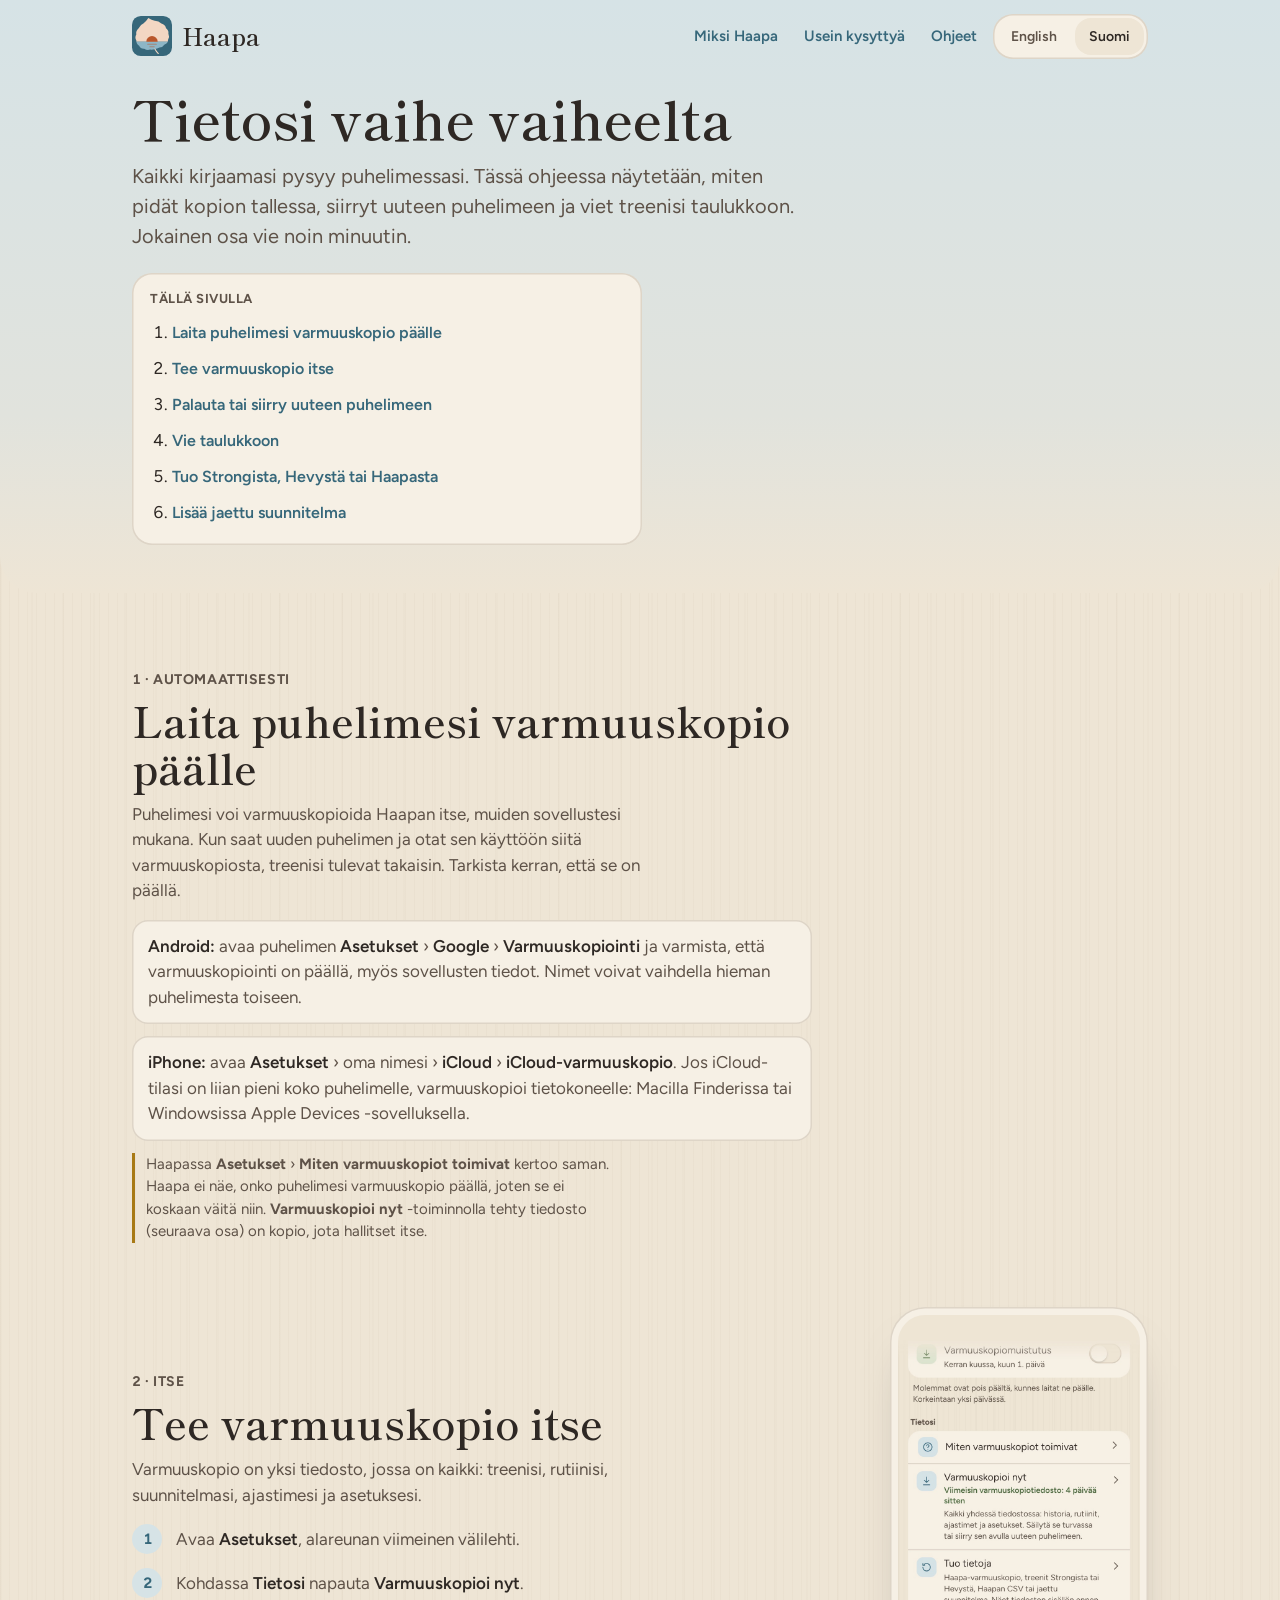
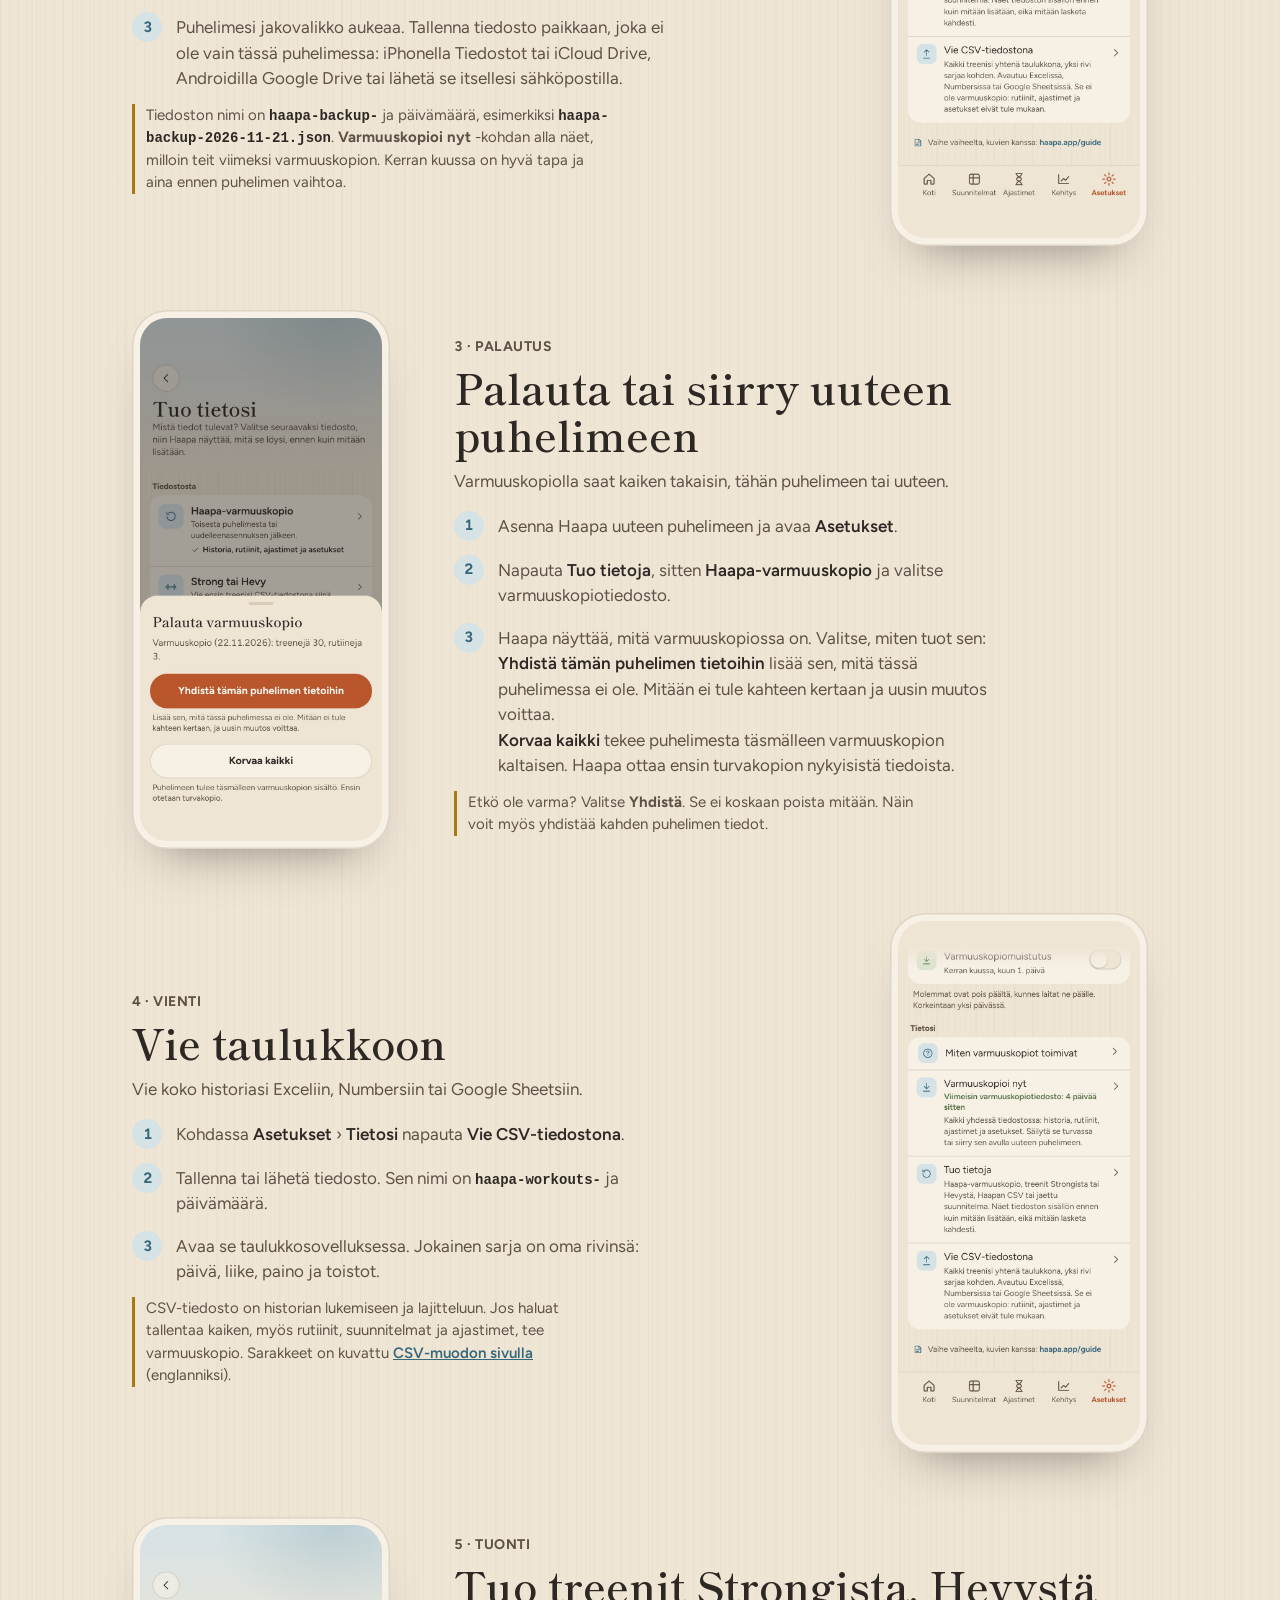
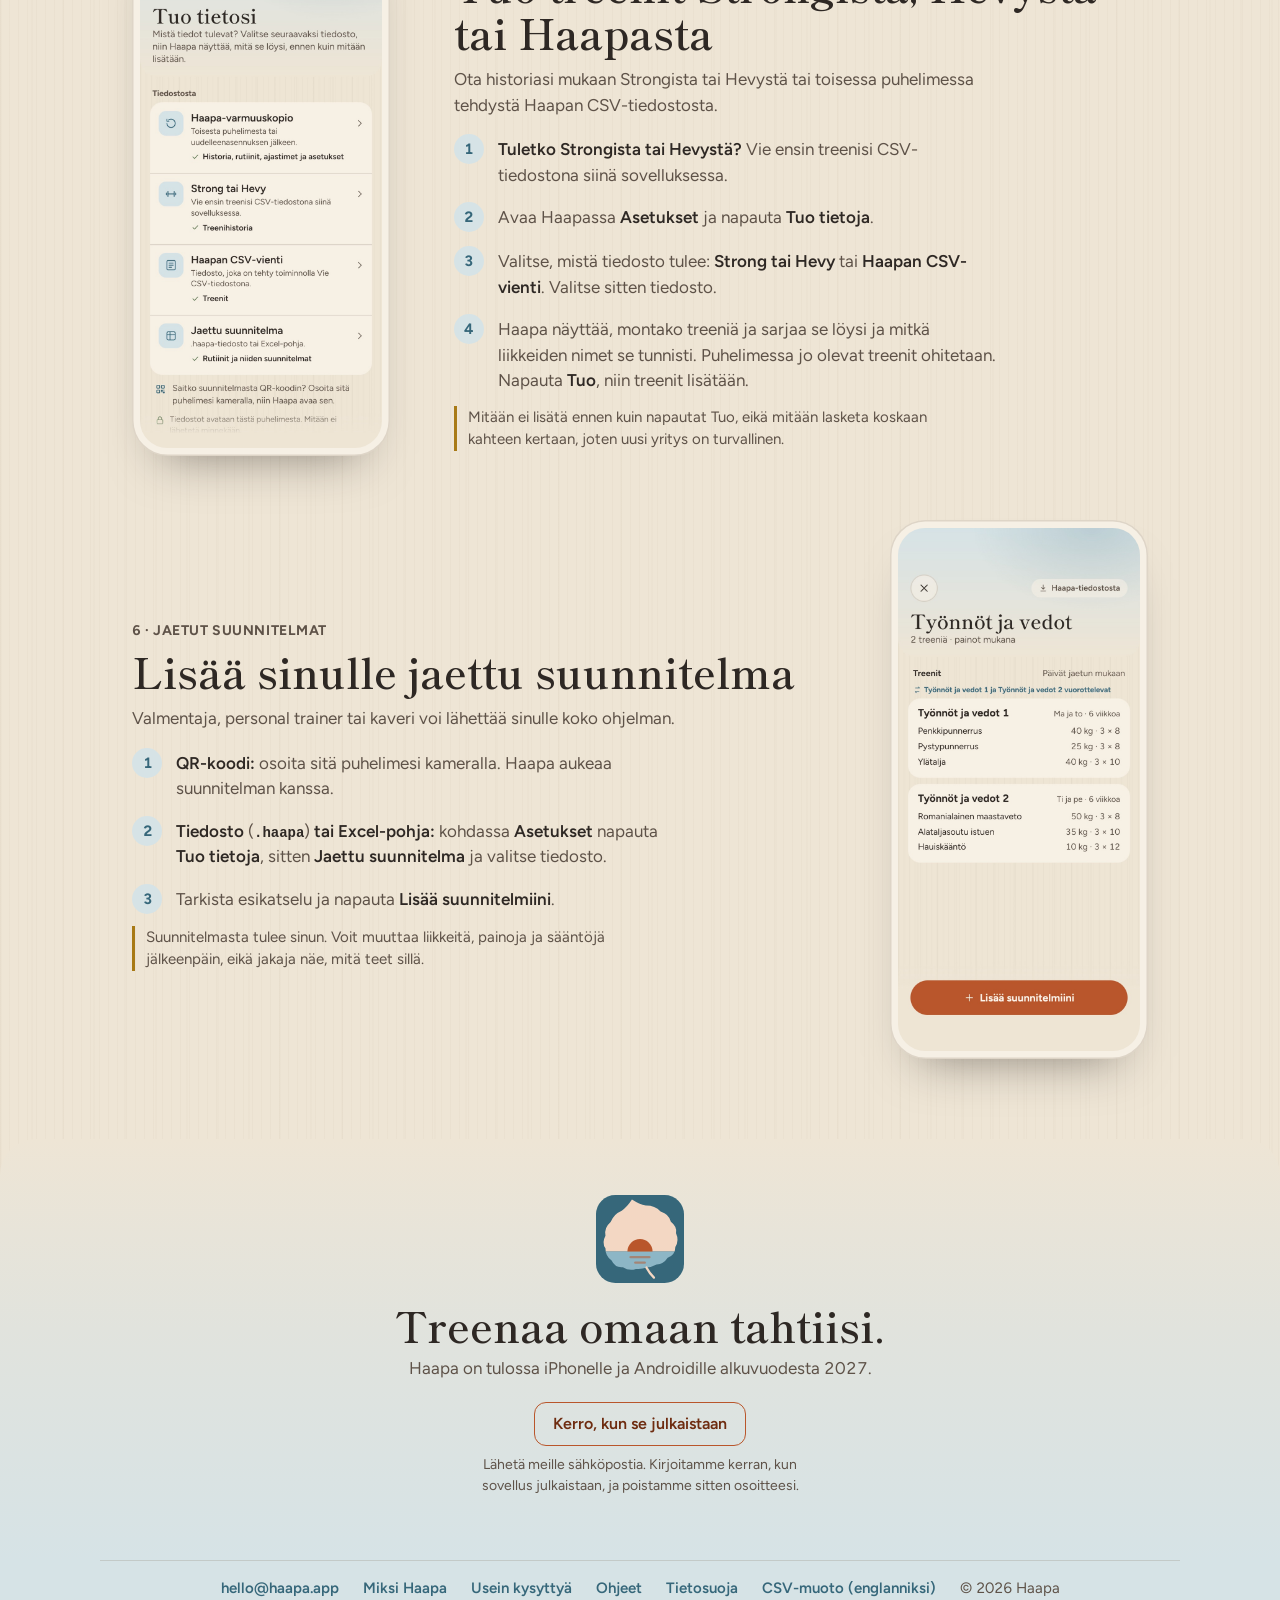
<file: fi/guide.html>
<!doctype html>
<html lang="fi"><head>
<meta charset="utf-8">
<meta name="viewport" content="width=device-width,initial-scale=1">
<title>Varmuuskopioi, siirrä ja vie tietosi · Haapa</title>
<meta name="description" content="Vaiheittaiset ohjeet: Haapan varmuuskopio, siirto uuteen puhelimeen, treenien vienti taulukkolaskentaan, treenien tuonti ja jaetun suunnitelman lisääminen.">
<link rel="alternate" hreflang="en" href="https://haapa.app/guide.html">
<link rel="alternate" hreflang="fi" href="https://haapa.app/fi/guide.html">
<link rel="canonical" href="https://haapa.app/fi/guide.html">
<link rel="icon" href="../icon.svg" type="image/svg+xml">
<link rel="apple-touch-icon" href="../apple-touch-icon.png">
<meta name="theme-color" content="#EEE5D5" media="(prefers-color-scheme: light)">
<meta name="theme-color" content="#221C18" media="(prefers-color-scheme: dark)">
<meta property="og:type" content="website">
<meta property="og:site_name" content="Haapa">
<meta property="og:locale" content="fi_FI">
<meta property="og:title" content="Varmuuskopioi, siirrä ja vie tietosi · Haapa">
<meta property="og:description" content="Vaiheittaiset ohjeet: Haapan varmuuskopio, siirto uuteen puhelimeen, treenien vienti taulukkolaskentaan, treenien tuonti ja jaetun suunnitelman lisääminen.">
<meta property="og:url" content="https://haapa.app/fi/guide.html">
<meta property="og:image" content="https://haapa.app/img/og.jpg">
<meta name="twitter:card" content="summary_large_image">
<link rel="stylesheet" href="../site.css">
</head>
<body>

<!-- one icon definition, reused: variant B, tilted leaf, level horizon -->
<svg width="0" height="0" style="position:absolute" aria-hidden="true">
 <defs>
  <path id="leaf" d="M0 -44 Q7 -37 14 -34 Q24 -32 29 -24 Q38 -19 38 -10 Q44 -3 41 4 Q43 13 37 19 Q35 28 26 29 Q20 35 12 34 Q5 36 0 35 Q-5 36 -12 34 Q-20 35 -26 29 Q-35 28 -37 19 Q-43 13 -41 4 Q-44 -3 -38 -10 Q-38 -19 -29 -24 Q-24 -32 -14 -34 Q-7 -37 0 -44 Z"/>
  <clipPath id="leafclip"><use href="#leaf" transform="translate(56 54) rotate(-12) scale(1.12)"/></clipPath>
  <symbol id="haapa" viewBox="0 0 112 112">
   <rect width="112" height="112" style="fill:var(--i-ground)"/>
   <g clip-path="url(#leafclip)">
    <rect width="112" height="72" style="fill:var(--i-sky)"/>
    <rect y="72" width="112" height="40" style="fill:var(--i-water)"/>
    <path d="M40 72 A16 16 0 0 1 72 72 Z" style="fill:var(--i-sun)"/>
    <g style="stroke:var(--i-sun)" stroke-opacity=".5" stroke-width="3" stroke-linecap="round" fill="none"><path d="M44 79 H68"/><path d="M50 86 H62"/></g>
   </g>
   <path transform="translate(56 54) rotate(-12) scale(1.12)" d="M0 35 Q2 42 6 48" style="stroke:var(--i-sky)" stroke-width="2.6" fill="none" stroke-linecap="round"/>
  </symbol>
 </defs>
</svg>


<header class="page-head">
 <div class="wrap">
  <nav class="top" aria-label="Sivusto">
   <a class="brand" href="index.html" aria-label="Haapa, etusivu"><svg class="icon" width="40" height="40" aria-hidden="true"><use href="#haapa"/></svg><b class="serif">Haapa</b></a>
   <div class="navr">
    <a class="navlink wide" href="why.html">Miksi Haapa</a>
    <a class="navlink wide" href="faq.html">Usein kysyttyä</a>
    <a class="navlink wide" href="guide.html" aria-current="page">Ohjeet</a>
    <div class="lang wide" role="group" aria-label="Kieli"><a href="../guide.html" lang="en" hreflang="en">English</a><a href="guide.html" aria-current="true" lang="fi">Suomi</a></div>
    <details class="menu"><summary aria-label="Valikko"><svg class="bars" width="22" height="22" viewBox="0 0 24 24" aria-hidden="true"><path d="M4 7h16M4 12h16M4 17h16" stroke="currentColor" stroke-width="2" stroke-linecap="round"/></svg><svg class="x" width="22" height="22" viewBox="0 0 24 24" aria-hidden="true"><path d="M6 6l12 12M18 6L6 18" stroke="currentColor" stroke-width="2" stroke-linecap="round"/></svg></summary>
     <div class="menu-in">
      <a class="mlink" href="why.html">Miksi Haapa</a>
      <a class="mlink" href="faq.html">Usein kysyttyä</a>
      <a class="mlink" href="guide.html" aria-current="page">Ohjeet</a>
      <div class="lang" role="group" aria-label="Kieli"><a href="../guide.html" lang="en" hreflang="en">English</a><a href="guide.html" aria-current="true" lang="fi">Suomi</a></div>
     </div>
    </details>
   </div>
  </nav>
  <div class="intro">
   <h1 class="serif">Tietosi vaihe vaiheelta</h1>
   <p>Kaikki kirjaamasi pysyy puhelimessasi. Tässä ohjeessa näytetään, miten pidät kopion tallessa, siirryt uuteen puhelimeen ja viet treenisi taulukkoon. Jokainen osa vie noin minuutin.</p>
   <nav class="toc" aria-label="Tällä sivulla"><p>Tällä sivulla</p><ol><li><a href="#auto-s">Laita puhelimesi varmuuskopio päälle</a></li><li><a href="#backup-s">Tee varmuuskopio itse</a></li><li><a href="#restore-s">Palauta tai siirry uuteen puhelimeen</a></li><li><a href="#export-s">Vie taulukkoon</a></li><li><a href="#import-s">Tuo Strongista, Hevystä tai Haapasta</a></li><li><a href="#plan-s">Lisää jaettu suunnitelma</a></li></ol></nav>
  </div>
 </div>
</header>

<main class="wrap guide">
 <section class="f g" aria-labelledby="auto" id="auto-s">
  <div class="txt g-wide">
    <p class="kicker k-lake">1 · Automaattisesti</p>
    <h2 id="auto" class="serif">Laita puhelimesi varmuuskopio päälle</h2>
    <p>Puhelimesi voi varmuuskopioida Haapan itse, muiden sovellustesi mukana. Kun saat uuden puhelimen ja otat sen käyttöön siitä varmuuskopiosta, treenisi tulevat takaisin. Tarkista kerran, että se on päällä.</p>
    <ul class="platforms"><li><b>Android:</b> avaa puhelimen <b>Asetukset</b> › <b>Google</b> › <b>Varmuuskopiointi</b> ja varmista, että varmuuskopiointi on päällä, myös sovellusten tiedot. Nimet voivat vaihdella hieman puhelimesta toiseen.</li><li><b>iPhone:</b> avaa <b>Asetukset</b> › oma nimesi › <b>iCloud</b> › <b>iCloud-varmuuskopio</b>. Jos iCloud-tilasi on liian pieni koko puhelimelle, varmuuskopioi tietokoneelle: Macilla Finderissa tai Windowsissa Apple Devices -sovelluksella.</li></ul>
    <p class="tip">Haapassa <b>Asetukset</b> › <b>Miten varmuuskopiot toimivat</b> kertoo saman. Haapa ei näe, onko puhelimesi varmuuskopio päällä, joten se ei koskaan väitä niin. <b>Varmuuskopioi nyt</b> -toiminnolla tehty tiedosto (seuraava osa) on kopio, jota hallitset itse.</p>
  </div>
 </section>
 <section class="f g" aria-labelledby="backup" id="backup-s">
  <div class="row">
   <div class="txt">
    <p class="kicker k-ember">2 · Itse</p>
    <h2 id="backup" class="serif">Tee varmuuskopio itse</h2>
    <p>Varmuuskopio on yksi tiedosto, jossa on kaikki: treenisi, rutiinisi, suunnitelmasi, ajastimesi ja asetuksesi.</p>
    <ol class="steps"><li>Avaa <b>Asetukset</b>, alareunan viimeinen välilehti.</li><li>Kohdassa <b>Tietosi</b> napauta <b>Varmuuskopioi nyt</b>.</li><li>Puhelimesi jakovalikko aukeaa. Tallenna tiedosto paikkaan, joka ei ole vain tässä puhelimessa: iPhonella Tiedostot tai iCloud Drive, Androidilla Google Drive tai lähetä se itsellesi sähköpostilla.</li></ol>
    <p class="tip">Tiedoston nimi on <code>haapa-backup-</code> ja päivämäärä, esimerkiksi <code>haapa-backup-2026-11-21.json</code>. <b>Varmuuskopioi nyt</b> -kohdan alla näet, milloin teit viimeksi varmuuskopion. Kerran kuussa on hyvä tapa ja aina ennen puhelimen vaihtoa.</p>
   </div>
   <div class="phone"><div class="screen"><picture><source srcset="../img/guide/fi-settings-data-dark.jpg" media="(prefers-color-scheme: dark)"><img src="../img/guide/fi-settings-data-light.jpg" width="390" height="844" alt="Haapan asetusten Tietosi-osio: Miten varmuuskopiot toimivat, Varmuuskopioi nyt ja viimeisin varmuuskopiotiedosto 4 päivää sitten, Tuo tietoja ja Vie CSV-tiedostona" loading="lazy" decoding="async"></picture></div></div>
  </div>
 </section>
 <section class="f g" aria-labelledby="restore" id="restore-s">
  <div class="row flip">
   <div class="txt">
    <p class="kicker k-lake">3 · Palautus</p>
    <h2 id="restore" class="serif">Palauta tai siirry uuteen puhelimeen</h2>
    <p>Varmuuskopiolla saat kaiken takaisin, tähän puhelimeen tai uuteen.</p>
    <ol class="steps"><li>Asenna Haapa uuteen puhelimeen ja avaa <b>Asetukset</b>.</li><li>Napauta <b>Tuo tietoja</b>, sitten <b>Haapa-varmuuskopio</b> ja valitse varmuuskopiotiedosto.</li><li>Haapa näyttää, mitä varmuuskopiossa on. Valitse, miten tuot sen:<br><b>Yhdistä tämän puhelimen tietoihin</b> lisää sen, mitä tässä puhelimessa ei ole. Mitään ei tule kahteen kertaan ja uusin muutos voittaa.<br><b>Korvaa kaikki</b> tekee puhelimesta täsmälleen varmuuskopion kaltaisen. Haapa ottaa ensin turvakopion nykyisistä tiedoista.</li></ol>
    <p class="tip">Etkö ole varma? Valitse <b>Yhdistä</b>. Se ei koskaan poista mitään. Näin voit myös yhdistää kahden puhelimen tiedot.</p>
   </div>
   <div class="phone"><div class="screen"><picture><source srcset="../img/guide/fi-restore-dark.jpg" media="(prefers-color-scheme: dark)"><img src="../img/guide/fi-restore-light.jpg" width="390" height="844" alt="Varmuuskopion palautus: varmuuskopion päivä, treenien ja rutiinien määrä sekä valinnat Yhdistä tämän puhelimen tietoihin ja Korvaa kaikki" loading="lazy" decoding="async"></picture></div></div>
  </div>
 </section>
 <section class="f g" aria-labelledby="export" id="export-s">
  <div class="row">
   <div class="txt">
    <p class="kicker k-gold">4 · Vienti</p>
    <h2 id="export" class="serif">Vie taulukkoon</h2>
    <p>Vie koko historiasi Exceliin, Numbersiin tai Google Sheetsiin.</p>
    <ol class="steps"><li>Kohdassa <b>Asetukset</b> › <b>Tietosi</b> napauta <b>Vie CSV-tiedostona</b>.</li><li>Tallenna tai lähetä tiedosto. Sen nimi on <code>haapa-workouts-</code> ja päivämäärä.</li><li>Avaa se taulukkosovelluksessa. Jokainen sarja on oma rivinsä: päivä, liike, paino ja toistot.</li></ol>
    <p class="tip">CSV-tiedosto on historian lukemiseen ja lajitteluun. Jos haluat tallentaa kaiken, myös rutiinit, suunnitelmat ja ajastimet, tee varmuuskopio. Sarakkeet on kuvattu <a href="../csv-format.html" hreflang="en">CSV-muodon sivulla</a> (englanniksi).</p>
   </div>
   <div class="phone"><div class="screen"><picture><source srcset="../img/guide/fi-settings-data-dark.jpg" media="(prefers-color-scheme: dark)"><img src="../img/guide/fi-settings-data-light.jpg" width="390" height="844" alt="Asetusten Tietosi-osio, jonka alimpana Vie CSV-tiedostona" loading="lazy" decoding="async"></picture></div></div>
  </div>
 </section>
 <section class="f g" aria-labelledby="import" id="import-s">
  <div class="row flip">
   <div class="txt">
    <p class="kicker k-leaf">5 · Tuonti</p>
    <h2 id="import" class="serif">Tuo treenit Strongista, Hevystä tai Haapasta</h2>
    <p>Ota historiasi mukaan Strongista tai Hevystä tai toisessa puhelimessa tehdystä Haapan CSV-tiedostosta.</p>
    <ol class="steps"><li><b>Tuletko Strongista tai Hevystä?</b> Vie ensin treenisi CSV-tiedostona siinä sovelluksessa.</li><li>Avaa Haapassa <b>Asetukset</b> ja napauta <b>Tuo tietoja</b>.</li><li>Valitse, mistä tiedosto tulee: <b>Strong tai Hevy</b> tai <b>Haapan CSV-vienti</b>. Valitse sitten tiedosto.</li><li>Haapa näyttää, montako treeniä ja sarjaa se löysi ja mitkä liikkeiden nimet se tunnisti. Puhelimessa jo olevat treenit ohitetaan. Napauta <b>Tuo</b>, niin treenit lisätään.</li></ol>
    <p class="tip">Mitään ei lisätä ennen kuin napautat Tuo, eikä mitään lasketa koskaan kahteen kertaan, joten uusi yritys on turvallinen.</p>
   </div>
   <div class="phone"><div class="screen"><picture><source srcset="../img/guide/fi-bring-dark.jpg" media="(prefers-color-scheme: dark)"><img src="../img/guide/fi-bring-light.jpg" width="390" height="844" alt="Tuo tietosi: Haapa-varmuuskopio, Strong tai Hevy, Haapan CSV-vienti ja Jaettu suunnitelma, kunkin kohdalla mitä se tuo" loading="lazy" decoding="async"></picture></div></div>
  </div>
 </section>
 <section class="f g" aria-labelledby="plan" id="plan-s">
  <div class="row">
   <div class="txt">
    <p class="kicker k-heather">6 · Jaetut suunnitelmat</p>
    <h2 id="plan" class="serif">Lisää sinulle jaettu suunnitelma</h2>
    <p>Valmentaja, personal trainer tai kaveri voi lähettää sinulle koko ohjelman.</p>
    <ol class="steps"><li><b>QR-koodi:</b> osoita sitä puhelimesi kameralla. Haapa aukeaa suunnitelman kanssa.</li><li><b>Tiedosto</b> (<code>.haapa</code>) <b>tai Excel-pohja:</b> kohdassa <b>Asetukset</b> napauta <b>Tuo tietoja</b>, sitten <b>Jaettu suunnitelma</b> ja valitse tiedosto.</li><li>Tarkista esikatselu ja napauta <b>Lisää suunnitelmiini</b>.</li></ol>
    <p class="tip">Suunnitelmasta tulee sinun. Voit muuttaa liikkeitä, painoja ja sääntöjä jälkeenpäin, eikä jakaja näe, mitä teet sillä.</p>
   </div>
   <div class="phone"><div class="screen"><picture><source srcset="../img/guide/fi-shared-plan-dark.jpg" media="(prefers-color-scheme: dark)"><img src="../img/guide/fi-shared-plan-light.jpg" width="390" height="844" alt="Jaettu suunnitelma ennen lisäämistä: rutiinit ja liikkeet sekä Lisää suunnitelmiini -painike" loading="lazy" decoding="async"></picture></div></div>
  </div>
 </section>
</main>

<section class="end" aria-labelledby="get-h">
 <div class="wrap">
  <svg class="icon" width="88" height="88" aria-hidden="true"><use href="#haapa"/></svg>
  <h2 id="get-h" class="serif">Treenaa omaan tahtiisi.</h2>
  <p>Haapa on tulossa iPhonelle ja Androidille alkuvuodesta 2027.</p>
  <p class="notify"><a href="mailto:hello@haapa.app?subject=Kerro%20kun%20Haapa%20julkaistaan">Kerro, kun se julkaistaan</a><span>Lähetä meille sähköpostia. Kirjoitamme kerran, kun sovellus julkaistaan, ja poistamme sitten osoitteesi.</span></p>
 </div>
</section>

<footer>
 <div class="wrap">
  <a href="mailto:hello@haapa.app">hello@haapa.app</a>
  <a href="why.html">Miksi Haapa</a>
  <a href="faq.html">Usein kysyttyä</a>
  <a href="guide.html">Ohjeet</a>
  <a href="privacy.html">Tietosuoja</a>
  <a href="../csv-format.html">CSV-muoto (englanniksi)</a>
  <span style="padding:8px 0">© 2026 Haapa</span>
 </div>
</footer>
</body></html>
</file>
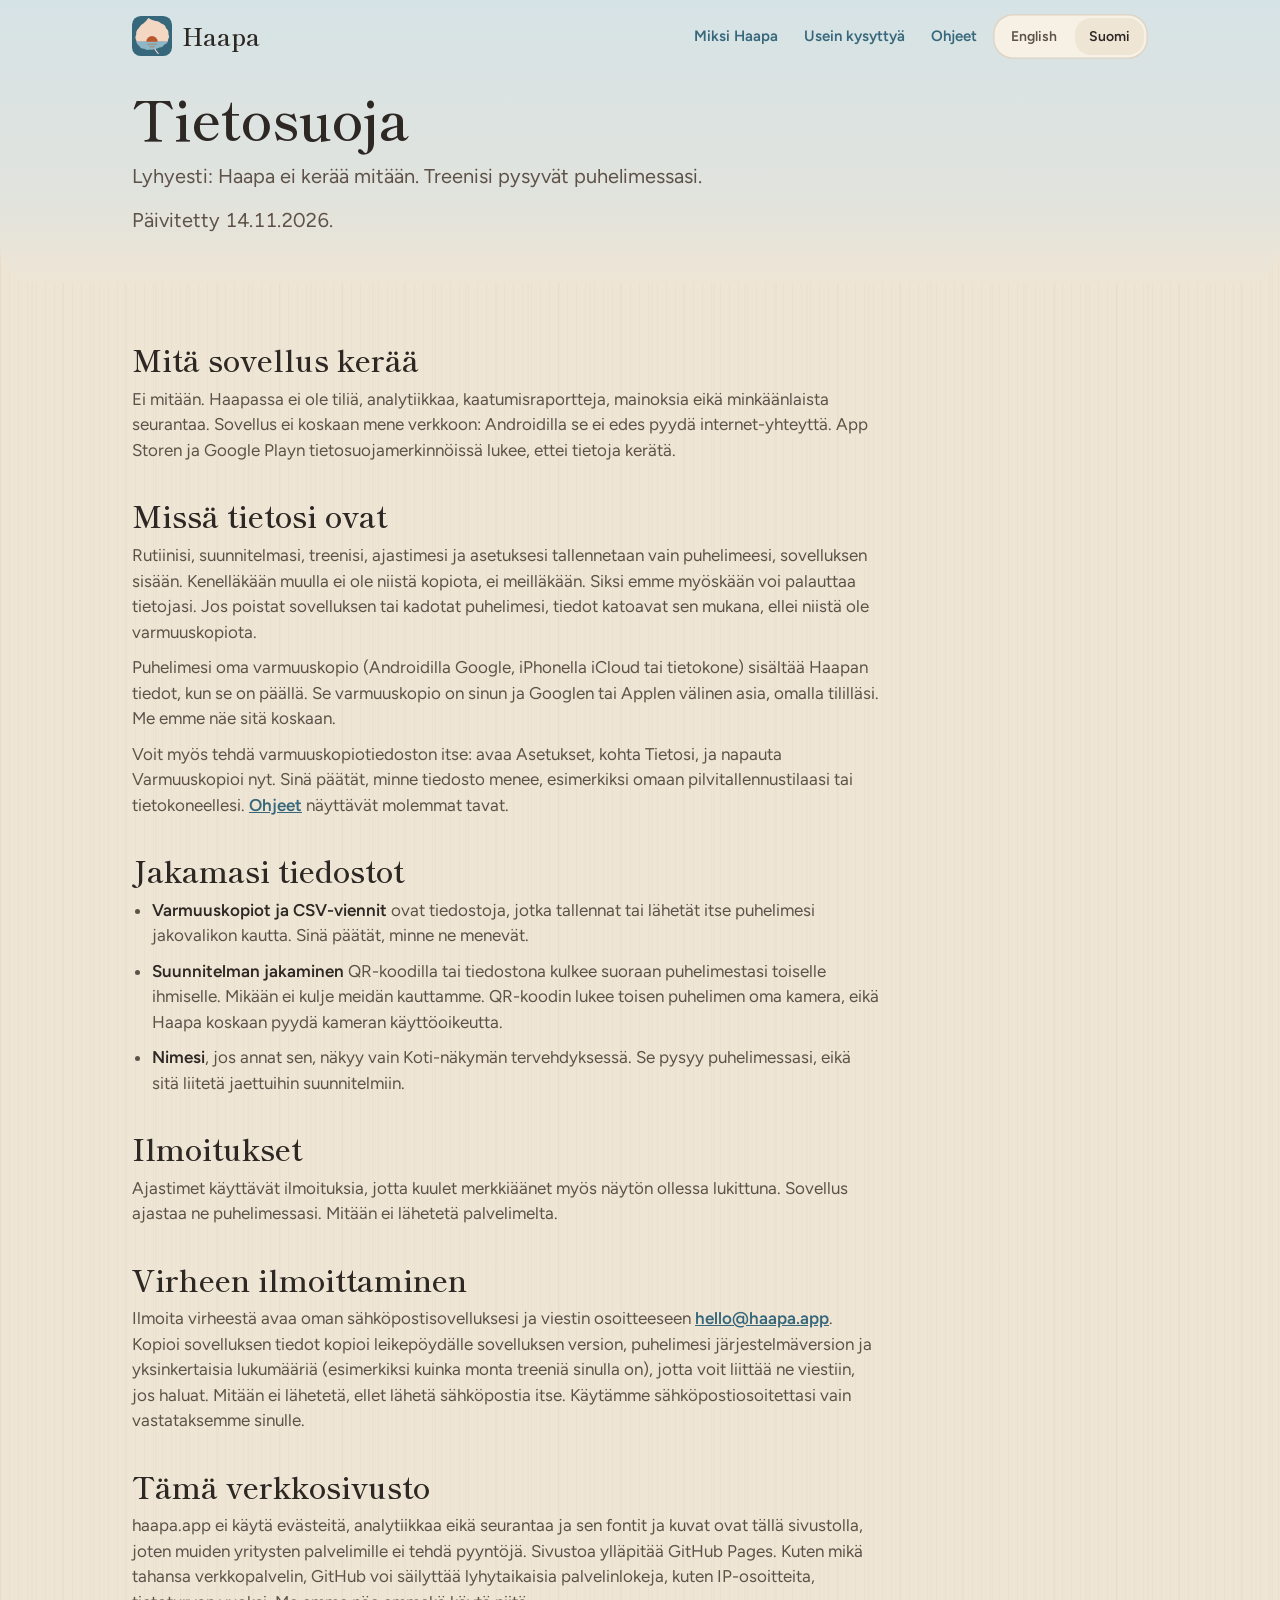
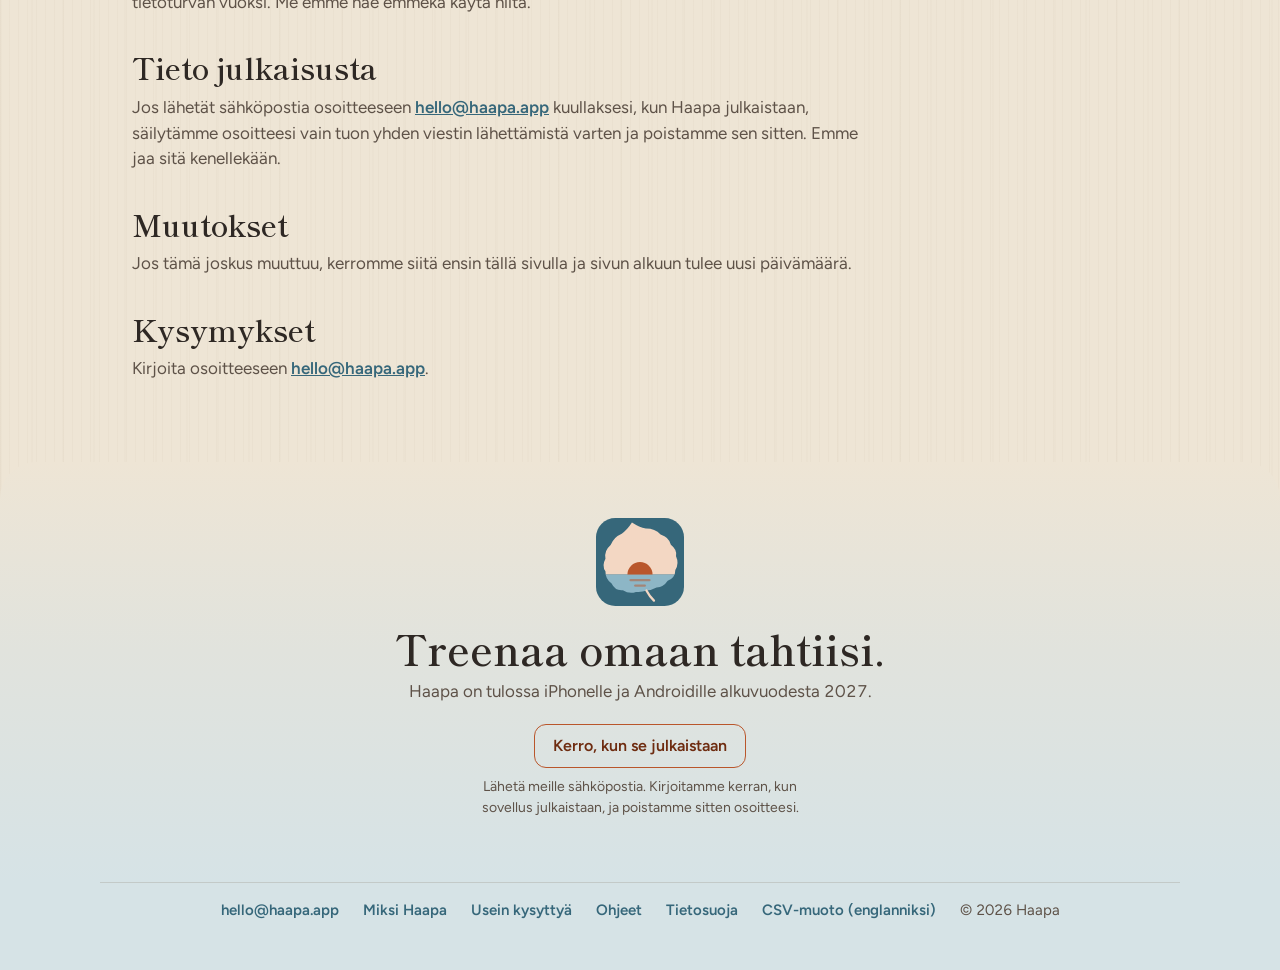
<file: fi/privacy.html>
<!doctype html>
<html lang="fi"><head>
<meta charset="utf-8">
<meta name="viewport" content="width=device-width,initial-scale=1">
<title>Tietosuoja · Haapa</title>
<meta name="description" content="Haapa ei kerää mitään. Ei tiliä, ei analytiikkaa, ei seurantaa, eikä sovellus koskaan mene verkkoon.">
<link rel="alternate" hreflang="en" href="https://haapa.app/privacy.html">
<link rel="alternate" hreflang="fi" href="https://haapa.app/fi/privacy.html">
<link rel="canonical" href="https://haapa.app/fi/privacy.html">
<link rel="icon" href="../icon.svg" type="image/svg+xml">
<link rel="apple-touch-icon" href="../apple-touch-icon.png">
<meta name="theme-color" content="#EEE5D5" media="(prefers-color-scheme: light)">
<meta name="theme-color" content="#221C18" media="(prefers-color-scheme: dark)">
<meta property="og:type" content="website">
<meta property="og:site_name" content="Haapa">
<meta property="og:locale" content="fi_FI">
<meta property="og:title" content="Tietosuoja · Haapa">
<meta property="og:description" content="Haapa ei kerää mitään. Ei tiliä, ei analytiikkaa, ei seurantaa, eikä sovellus koskaan mene verkkoon.">
<meta property="og:url" content="https://haapa.app/fi/privacy.html">
<meta property="og:image" content="https://haapa.app/img/og.jpg">
<meta name="twitter:card" content="summary_large_image">
<link rel="stylesheet" href="../site.css">
</head>
<body>

<!-- one icon definition, reused: variant B, tilted leaf, level horizon -->
<svg width="0" height="0" style="position:absolute" aria-hidden="true">
 <defs>
  <path id="leaf" d="M0 -44 Q7 -37 14 -34 Q24 -32 29 -24 Q38 -19 38 -10 Q44 -3 41 4 Q43 13 37 19 Q35 28 26 29 Q20 35 12 34 Q5 36 0 35 Q-5 36 -12 34 Q-20 35 -26 29 Q-35 28 -37 19 Q-43 13 -41 4 Q-44 -3 -38 -10 Q-38 -19 -29 -24 Q-24 -32 -14 -34 Q-7 -37 0 -44 Z"/>
  <clipPath id="leafclip"><use href="#leaf" transform="translate(56 54) rotate(-12) scale(1.12)"/></clipPath>
  <symbol id="haapa" viewBox="0 0 112 112">
   <rect width="112" height="112" style="fill:var(--i-ground)"/>
   <g clip-path="url(#leafclip)">
    <rect width="112" height="72" style="fill:var(--i-sky)"/>
    <rect y="72" width="112" height="40" style="fill:var(--i-water)"/>
    <path d="M40 72 A16 16 0 0 1 72 72 Z" style="fill:var(--i-sun)"/>
    <g style="stroke:var(--i-sun)" stroke-opacity=".5" stroke-width="3" stroke-linecap="round" fill="none"><path d="M44 79 H68"/><path d="M50 86 H62"/></g>
   </g>
   <path transform="translate(56 54) rotate(-12) scale(1.12)" d="M0 35 Q2 42 6 48" style="stroke:var(--i-sky)" stroke-width="2.6" fill="none" stroke-linecap="round"/>
  </symbol>
 </defs>
</svg>


<header class="page-head">
 <div class="wrap">
  <nav class="top" aria-label="Sivusto">
   <a class="brand" href="index.html" aria-label="Haapa, etusivu"><svg class="icon" width="40" height="40" aria-hidden="true"><use href="#haapa"/></svg><b class="serif">Haapa</b></a>
   <div class="navr">
    <a class="navlink wide" href="why.html">Miksi Haapa</a>
    <a class="navlink wide" href="faq.html">Usein kysyttyä</a>
    <a class="navlink wide" href="guide.html">Ohjeet</a>
    <div class="lang wide" role="group" aria-label="Kieli"><a href="../privacy.html" lang="en" hreflang="en">English</a><a href="privacy.html" aria-current="true" lang="fi">Suomi</a></div>
    <details class="menu"><summary aria-label="Valikko"><svg class="bars" width="22" height="22" viewBox="0 0 24 24" aria-hidden="true"><path d="M4 7h16M4 12h16M4 17h16" stroke="currentColor" stroke-width="2" stroke-linecap="round"/></svg><svg class="x" width="22" height="22" viewBox="0 0 24 24" aria-hidden="true"><path d="M6 6l12 12M18 6L6 18" stroke="currentColor" stroke-width="2" stroke-linecap="round"/></svg></summary>
     <div class="menu-in">
      <a class="mlink" href="why.html">Miksi Haapa</a>
      <a class="mlink" href="faq.html">Usein kysyttyä</a>
      <a class="mlink" href="guide.html">Ohjeet</a>
      <div class="lang" role="group" aria-label="Kieli"><a href="../privacy.html" lang="en" hreflang="en">English</a><a href="privacy.html" aria-current="true" lang="fi">Suomi</a></div>
     </div>
    </details>
   </div>
  </nav>
  <div class="intro">
   <h1 class="serif">Tietosuoja</h1>
   <p>Lyhyesti: Haapa ei kerää mitään. Treenisi pysyvät puhelimessasi.</p>
   <p class="checked">Päivitetty 14.11.2026.</p>
  </div>
 </div>
</header>

<main class="wrap doc">

 <h2 class="serif">Mitä sovellus kerää</h2>
 <p>Ei mitään. Haapassa ei ole tiliä, analytiikkaa, kaatumisraportteja, mainoksia eikä minkäänlaista seurantaa. Sovellus ei koskaan mene verkkoon: Androidilla se ei edes pyydä internet-yhteyttä. App Storen ja Google Playn tietosuojamerkinnöissä lukee, ettei tietoja kerätä.</p>

 <h2 class="serif">Missä tietosi ovat</h2>
 <p>Rutiinisi, suunnitelmasi, treenisi, ajastimesi ja asetuksesi tallennetaan vain puhelimeesi, sovelluksen sisään. Kenelläkään muulla ei ole niistä kopiota, ei meilläkään. Siksi emme myöskään voi palauttaa tietojasi. Jos poistat sovelluksen tai kadotat puhelimesi, tiedot katoavat sen mukana, ellei niistä ole varmuuskopiota.</p>
 <p>Puhelimesi oma varmuuskopio (Androidilla Google, iPhonella iCloud tai tietokone) sisältää Haapan tiedot, kun se on päällä. Se varmuuskopio on sinun ja Googlen tai Applen välinen asia, omalla tililläsi. Me emme näe sitä koskaan.</p>
 <p>Voit myös tehdä varmuuskopiotiedoston itse: avaa Asetukset, kohta Tietosi, ja napauta Varmuuskopioi nyt. Sinä päätät, minne tiedosto menee, esimerkiksi omaan pilvitallennustilaasi tai tietokoneellesi. <a href="guide.html">Ohjeet</a> näyttävät molemmat tavat.</p>

 <h2 class="serif">Jakamasi tiedostot</h2>
 <ul>
  <li><b>Varmuuskopiot ja CSV-viennit</b> ovat tiedostoja, jotka tallennat tai lähetät itse puhelimesi jakovalikon kautta. Sinä päätät, minne ne menevät.</li>
  <li><b>Suunnitelman jakaminen</b> QR-koodilla tai tiedostona kulkee suoraan puhelimestasi toiselle ihmiselle. Mikään ei kulje meidän kauttamme. QR-koodin lukee toisen puhelimen oma kamera, eikä Haapa koskaan pyydä kameran käyttöoikeutta.</li>
  <li><b>Nimesi</b>, jos annat sen, näkyy vain Koti-näkymän tervehdyksessä. Se pysyy puhelimessasi, eikä sitä liitetä jaettuihin suunnitelmiin.</li>
 </ul>

 <h2 class="serif">Ilmoitukset</h2>
 <p>Ajastimet käyttävät ilmoituksia, jotta kuulet merkkiäänet myös näytön ollessa lukittuna. Sovellus ajastaa ne puhelimessasi. Mitään ei lähetetä palvelimelta.</p>

 <h2 class="serif">Virheen ilmoittaminen</h2>
 <p>Ilmoita virheestä avaa oman sähköpostisovelluksesi ja viestin osoitteeseen <a href="mailto:hello@haapa.app">hello@haapa.app</a>. Kopioi sovelluksen tiedot kopioi leikepöydälle sovelluksen version, puhelimesi järjestelmäversion ja yksinkertaisia lukumääriä (esimerkiksi kuinka monta treeniä sinulla on), jotta voit liittää ne viestiin, jos haluat. Mitään ei lähetetä, ellet lähetä sähköpostia itse. Käytämme sähköpostiosoitettasi vain vastataksemme sinulle.</p>

 <h2 class="serif">Tämä verkkosivusto</h2>
 <p>haapa.app ei käytä evästeitä, analytiikkaa eikä seurantaa ja sen fontit ja kuvat ovat tällä sivustolla, joten muiden yritysten palvelimille ei tehdä pyyntöjä. Sivustoa ylläpitää GitHub Pages. Kuten mikä tahansa verkkopalvelin, GitHub voi säilyttää lyhytaikaisia palvelinlokeja, kuten IP-osoitteita, tietoturvan vuoksi. Me emme näe emmekä käytä niitä.</p>

 <h2 class="serif">Tieto julkaisusta</h2>
 <p>Jos lähetät sähköpostia osoitteeseen <a href="mailto:hello@haapa.app">hello@haapa.app</a> kuullaksesi, kun Haapa julkaistaan, säilytämme osoitteesi vain tuon yhden viestin lähettämistä varten ja poistamme sen sitten. Emme jaa sitä kenellekään.</p>

 <h2 class="serif">Muutokset</h2>
 <p>Jos tämä joskus muuttuu, kerromme siitä ensin tällä sivulla ja sivun alkuun tulee uusi päivämäärä.</p>

 <h2 class="serif">Kysymykset</h2>
 <p>Kirjoita osoitteeseen <a href="mailto:hello@haapa.app">hello@haapa.app</a>.</p>

</main>

<section class="end" aria-labelledby="get-h">
 <div class="wrap">
  <svg class="icon" width="88" height="88" aria-hidden="true"><use href="#haapa"/></svg>
  <h2 id="get-h" class="serif">Treenaa omaan tahtiisi.</h2>
  <p>Haapa on tulossa iPhonelle ja Androidille alkuvuodesta 2027.</p>
  <p class="notify"><a href="mailto:hello@haapa.app?subject=Kerro%20kun%20Haapa%20julkaistaan">Kerro, kun se julkaistaan</a><span>Lähetä meille sähköpostia. Kirjoitamme kerran, kun sovellus julkaistaan, ja poistamme sitten osoitteesi.</span></p>
 </div>
</section>

<footer>
 <div class="wrap">
  <a href="mailto:hello@haapa.app">hello@haapa.app</a>
  <a href="why.html">Miksi Haapa</a>
  <a href="faq.html">Usein kysyttyä</a>
  <a href="guide.html">Ohjeet</a>
  <a href="privacy.html">Tietosuoja</a>
  <a href="../csv-format.html">CSV-muoto (englanniksi)</a>
  <span style="padding:8px 0">© 2026 Haapa</span>
 </div>
</footer>
</body></html>
</file>
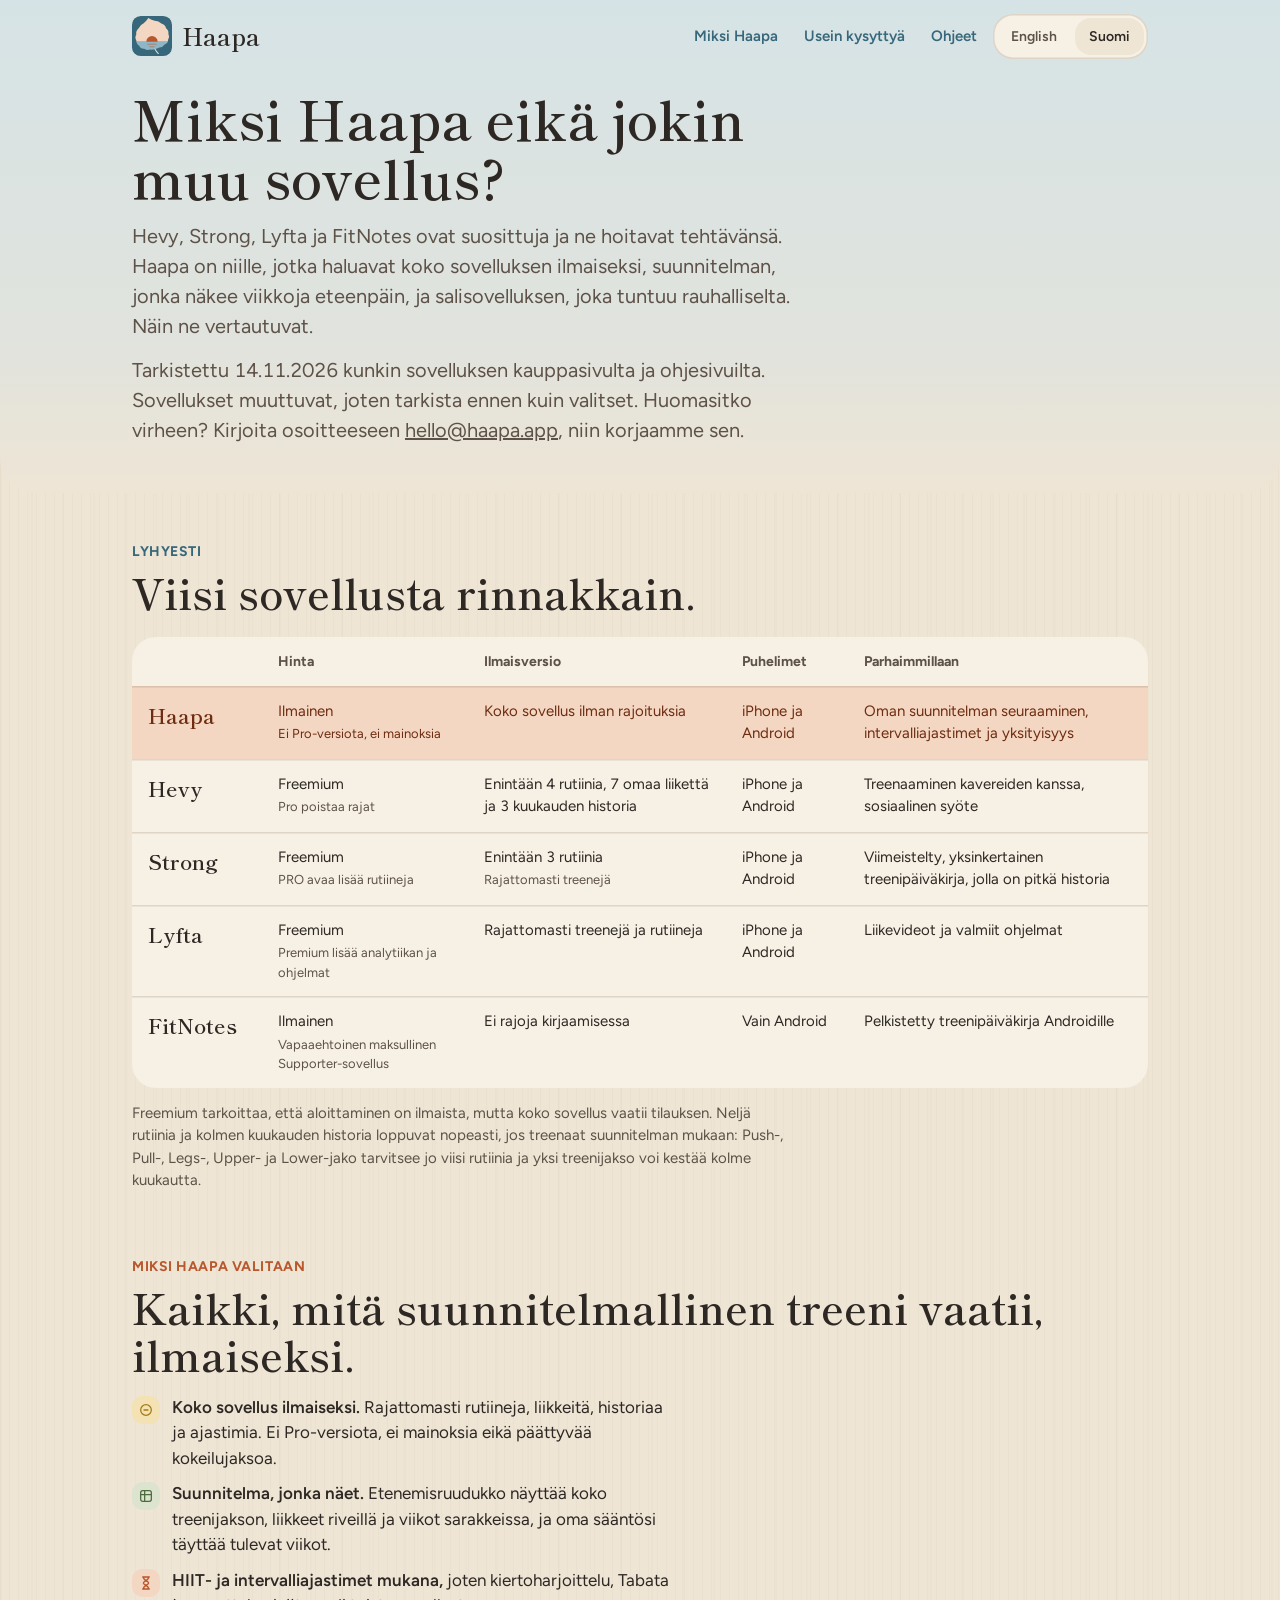
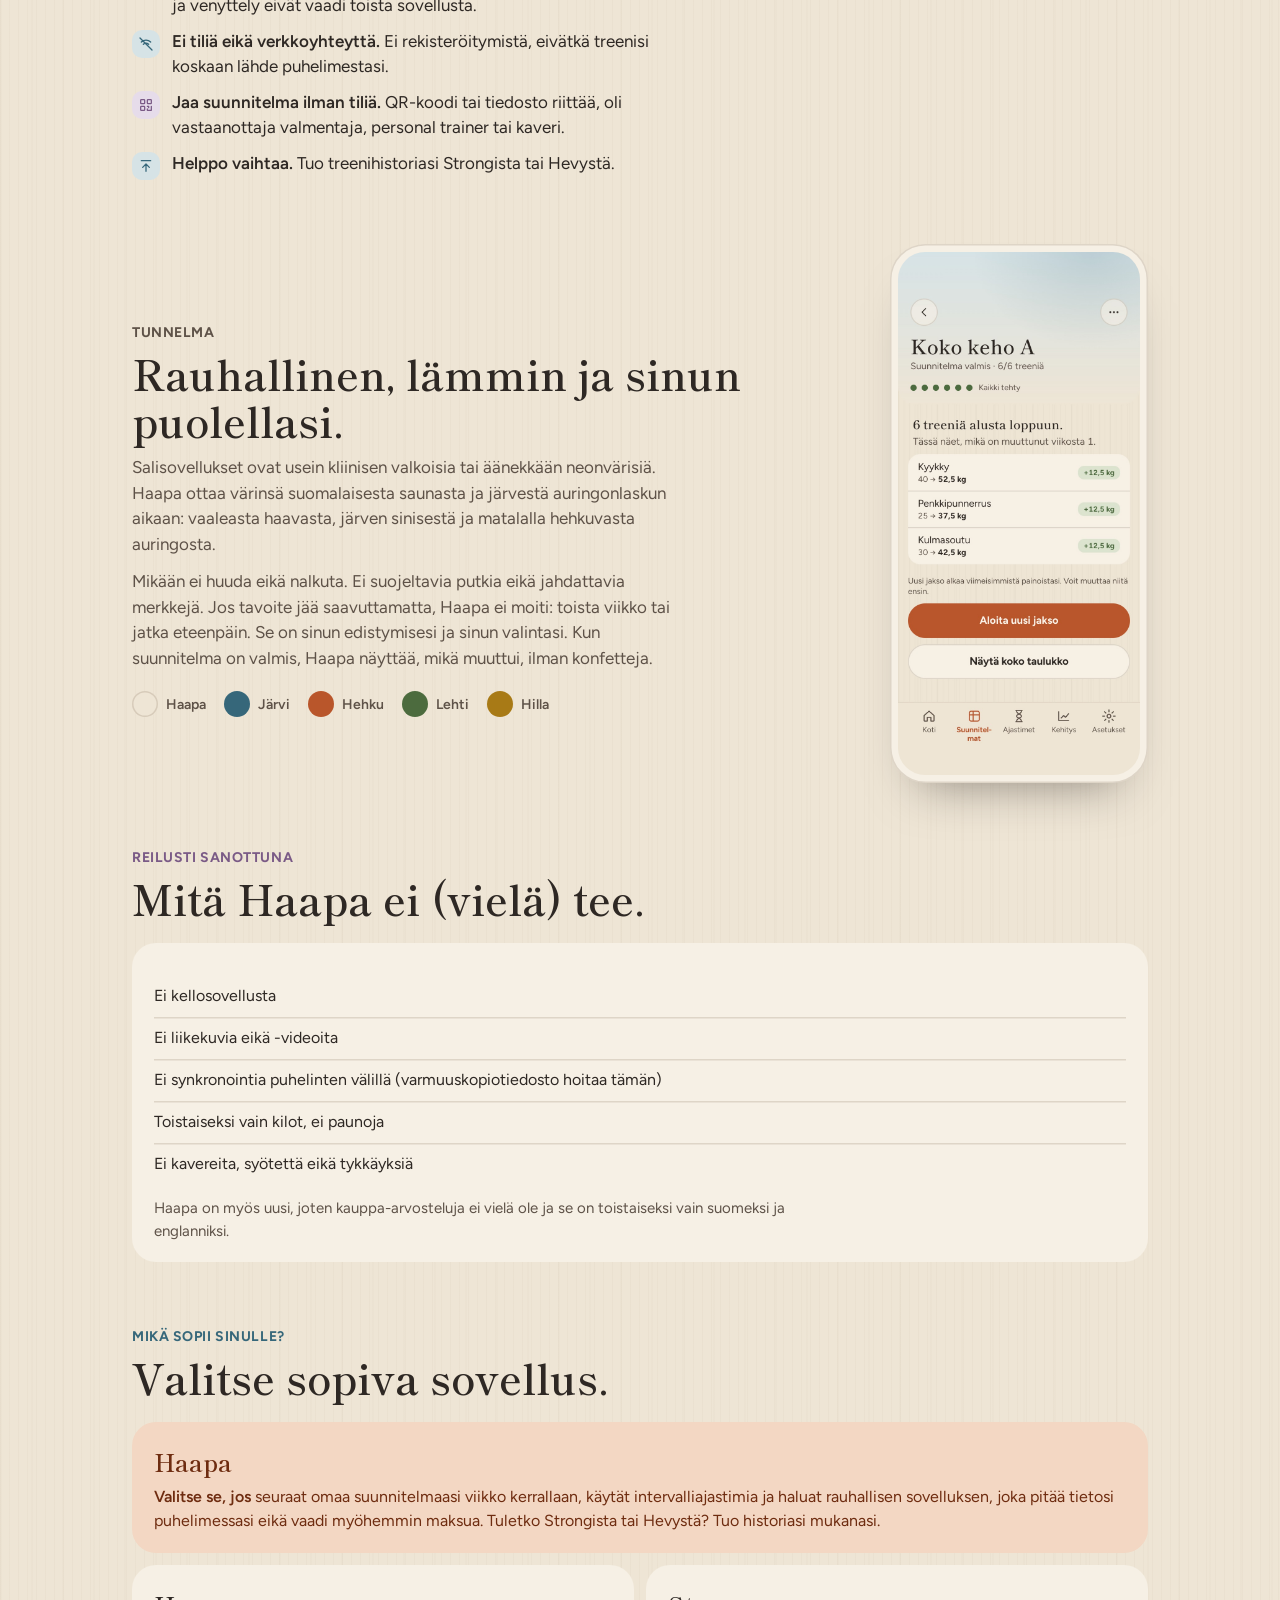
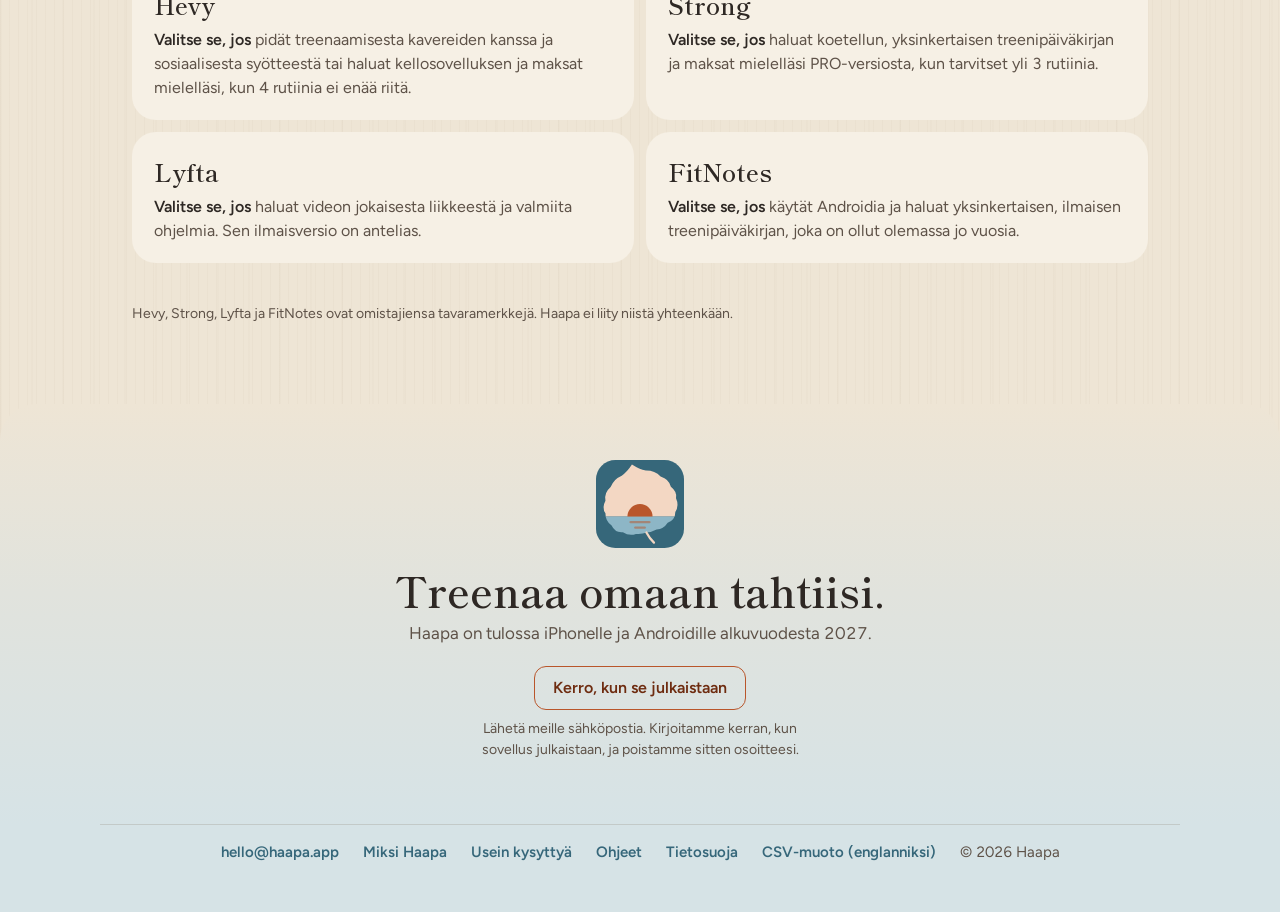
<file: fi/why.html>
<!doctype html>
<html lang="fi"><head>
<meta charset="utf-8">
<meta name="viewport" content="width=device-width,initial-scale=1">
<title>Miksi Haapa · vertailussa Hevy, Strong, Lyfta ja FitNotes</title>
<meta name="description" content="Reilu vertailu: Haapa, Hevy, Strong, Lyfta ja FitNotes. Hinta, ilmaisversion rajat, puhelimet ja kenelle mikin sopii parhaiten.">
<link rel="alternate" hreflang="en" href="https://haapa.app/why.html">
<link rel="alternate" hreflang="fi" href="https://haapa.app/fi/why.html">
<link rel="canonical" href="https://haapa.app/fi/why.html">
<link rel="icon" href="../icon.svg" type="image/svg+xml">
<link rel="apple-touch-icon" href="../apple-touch-icon.png">
<meta name="theme-color" content="#EEE5D5" media="(prefers-color-scheme: light)">
<meta name="theme-color" content="#221C18" media="(prefers-color-scheme: dark)">
<meta property="og:type" content="website">
<meta property="og:site_name" content="Haapa">
<meta property="og:locale" content="fi_FI">
<meta property="og:title" content="Miksi Haapa · vertailussa Hevy, Strong, Lyfta ja FitNotes">
<meta property="og:description" content="Reilu vertailu: Haapa, Hevy, Strong, Lyfta ja FitNotes. Hinta, ilmaisversion rajat, puhelimet ja kenelle mikin sopii parhaiten.">
<meta property="og:url" content="https://haapa.app/fi/why.html">
<meta property="og:image" content="https://haapa.app/img/og.jpg">
<meta name="twitter:card" content="summary_large_image">
<link rel="stylesheet" href="../site.css">
</head>
<body>

<!-- one icon definition, reused: variant B, tilted leaf, level horizon -->
<svg width="0" height="0" style="position:absolute" aria-hidden="true">
 <defs>
  <path id="leaf" d="M0 -44 Q7 -37 14 -34 Q24 -32 29 -24 Q38 -19 38 -10 Q44 -3 41 4 Q43 13 37 19 Q35 28 26 29 Q20 35 12 34 Q5 36 0 35 Q-5 36 -12 34 Q-20 35 -26 29 Q-35 28 -37 19 Q-43 13 -41 4 Q-44 -3 -38 -10 Q-38 -19 -29 -24 Q-24 -32 -14 -34 Q-7 -37 0 -44 Z"/>
  <clipPath id="leafclip"><use href="#leaf" transform="translate(56 54) rotate(-12) scale(1.12)"/></clipPath>
  <symbol id="haapa" viewBox="0 0 112 112">
   <rect width="112" height="112" style="fill:var(--i-ground)"/>
   <g clip-path="url(#leafclip)">
    <rect width="112" height="72" style="fill:var(--i-sky)"/>
    <rect y="72" width="112" height="40" style="fill:var(--i-water)"/>
    <path d="M40 72 A16 16 0 0 1 72 72 Z" style="fill:var(--i-sun)"/>
    <g style="stroke:var(--i-sun)" stroke-opacity=".5" stroke-width="3" stroke-linecap="round" fill="none"><path d="M44 79 H68"/><path d="M50 86 H62"/></g>
   </g>
   <path transform="translate(56 54) rotate(-12) scale(1.12)" d="M0 35 Q2 42 6 48" style="stroke:var(--i-sky)" stroke-width="2.6" fill="none" stroke-linecap="round"/>
  </symbol>
 </defs>
</svg>


<header class="page-head">
 <div class="wrap">
  <nav class="top" aria-label="Sivusto">
   <a class="brand" href="index.html" aria-label="Haapa, etusivu"><svg class="icon" width="40" height="40" aria-hidden="true"><use href="#haapa"/></svg><b class="serif">Haapa</b></a>
   <div class="navr">
    <a class="navlink wide" href="why.html" aria-current="page">Miksi Haapa</a>
    <a class="navlink wide" href="faq.html">Usein kysyttyä</a>
    <a class="navlink wide" href="guide.html">Ohjeet</a>
    <div class="lang wide" role="group" aria-label="Kieli"><a href="../why.html" lang="en" hreflang="en">English</a><a href="why.html" aria-current="true" lang="fi">Suomi</a></div>
    <details class="menu"><summary aria-label="Valikko"><svg class="bars" width="22" height="22" viewBox="0 0 24 24" aria-hidden="true"><path d="M4 7h16M4 12h16M4 17h16" stroke="currentColor" stroke-width="2" stroke-linecap="round"/></svg><svg class="x" width="22" height="22" viewBox="0 0 24 24" aria-hidden="true"><path d="M6 6l12 12M18 6L6 18" stroke="currentColor" stroke-width="2" stroke-linecap="round"/></svg></summary>
     <div class="menu-in">
      <a class="mlink" href="why.html" aria-current="page">Miksi Haapa</a>
      <a class="mlink" href="faq.html">Usein kysyttyä</a>
      <a class="mlink" href="guide.html">Ohjeet</a>
      <div class="lang" role="group" aria-label="Kieli"><a href="../why.html" lang="en" hreflang="en">English</a><a href="why.html" aria-current="true" lang="fi">Suomi</a></div>
     </div>
    </details>
   </div>
  </nav>
  <div class="intro">
   <h1 class="serif">Miksi Haapa eikä jokin muu sovellus?</h1>
   <p>Hevy, Strong, Lyfta ja FitNotes ovat suosittuja ja ne hoitavat tehtävänsä. Haapa on niille, jotka haluavat koko sovelluksen ilmaiseksi, suunnitelman, jonka näkee viikkoja eteenpäin, ja salisovelluksen, joka tuntuu rauhalliselta. Näin ne vertautuvat.</p>
   <p class="checked">Tarkistettu 14.11.2026 kunkin sovelluksen kauppasivulta ja ohjesivuilta. Sovellukset muuttuvat, joten tarkista ennen kuin valitset. Huomasitko virheen? Kirjoita osoitteeseen <a href="mailto:hello@haapa.app">hello@haapa.app</a>, niin korjaamme sen.</p>
  </div>
 </div>
</header>

<main class="wrap">

 <section class="f" aria-labelledby="glance" style="padding-top:48px">
  <p class="kicker k-lake">Lyhyesti</p>
  <h2 id="glance" class="serif">Viisi sovellusta rinnakkain.</h2>
  <div class="tablewrap">
   <table class="cmp">
    <thead><tr><th scope="col"><span class="vh">Sovellus</span></th><th scope="col">Hinta</th><th scope="col">Ilmaisversio</th><th scope="col">Puhelimet</th><th scope="col">Parhaimmillaan</th></tr></thead>
    <tbody>
     <tr class="us"><th scope="row" class="serif">Haapa</th><td data-label="Hinta">Ilmainen<small>Ei Pro-versiota, ei mainoksia</small></td><td data-label="Ilmaisversio">Koko sovellus ilman rajoituksia</td><td data-label="Puhelimet">iPhone ja Android</td><td data-label="Parhaimmillaan">Oman suunnitelman seuraaminen, intervalliajastimet ja yksityisyys</td></tr>
     <tr><th scope="row" class="serif">Hevy</th><td data-label="Hinta">Freemium<small>Pro poistaa rajat</small></td><td data-label="Ilmaisversio">Enintään 4 rutiinia, 7 omaa liikettä ja 3 kuukauden historia</td><td data-label="Puhelimet">iPhone ja Android</td><td data-label="Parhaimmillaan">Treenaaminen kavereiden kanssa, sosiaalinen syöte</td></tr>
     <tr><th scope="row" class="serif">Strong</th><td data-label="Hinta">Freemium<small>PRO avaa lisää rutiineja</small></td><td data-label="Ilmaisversio">Enintään 3 rutiinia<small>Rajattomasti treenejä</small></td><td data-label="Puhelimet">iPhone ja Android</td><td data-label="Parhaimmillaan">Viimeistelty, yksinkertainen treenipäiväkirja, jolla on pitkä historia</td></tr>
     <tr><th scope="row" class="serif">Lyfta</th><td data-label="Hinta">Freemium<small>Premium lisää analytiikan ja ohjelmat</small></td><td data-label="Ilmaisversio">Rajattomasti treenejä ja rutiineja</td><td data-label="Puhelimet">iPhone ja Android</td><td data-label="Parhaimmillaan">Liikevideot ja valmiit ohjelmat</td></tr>
     <tr><th scope="row" class="serif">FitNotes</th><td data-label="Hinta">Ilmainen<small>Vapaaehtoinen maksullinen Supporter-sovellus</small></td><td data-label="Ilmaisversio">Ei rajoja kirjaamisessa</td><td data-label="Puhelimet">Vain Android</td><td data-label="Parhaimmillaan">Pelkistetty treenipäiväkirja Androidille</td></tr>
    </tbody>
   </table>
  </div>
  <p class="note">Freemium tarkoittaa, että aloittaminen on ilmaista, mutta koko sovellus vaatii tilauksen. Neljä rutiinia ja kolmen kuukauden historia loppuvat nopeasti, jos treenaat suunnitelman mukaan: Push-, Pull-, Legs-, Upper- ja Lower-jako tarvitsee jo viisi rutiinia ja yksi treenijakso voi kestää kolme kuukautta.</p>
 </section>

 <section class="f" aria-labelledby="diff">
  <p class="kicker k-ember">Miksi Haapa valitaan</p>
  <h2 id="diff" class="serif">Kaikki, mitä suunnitelmallinen treeni vaatii, ilmaiseksi.</h2>
  <ul class="points">
   <li><i style="background:var(--gold-soft);color:var(--gold)"><svg class="st" width="16" height="16" viewBox="0 0 24 24"><circle cx="12" cy="12" r="8"/><path d="M9 12h6"/></svg></i><span><b>Koko sovellus ilmaiseksi.</b> Rajattomasti rutiineja, liikkeitä, historiaa ja ajastimia. Ei Pro-versiota, ei mainoksia eikä päättyvää kokeilujaksoa.</span></li>
   <li><i style="background:var(--leaf-soft);color:var(--leaf)"><svg class="st" width="16" height="16" viewBox="0 0 24 24"><rect x="4" y="4" width="16" height="16" rx="3"/><path d="M4 10h16M10 4v16"/></svg></i><span><b>Suunnitelma, jonka näet.</b> Etenemisruudukko näyttää koko treenijakson, liikkeet riveillä ja viikot sarakkeissa, ja oma sääntösi täyttää tulevat viikot.</span></li>
   <li><i style="background:var(--ember-soft);color:var(--ember)"><svg class="st" width="16" height="16" viewBox="0 0 24 24"><path d="M7 3h10M7 21h10M8 3c0 6 8 6 8 9s-8 3-8 9M16 3c0 6-8 6-8 9s8 3 8 9"/></svg></i><span><b>HIIT- ja intervalliajastimet mukana,</b> joten kiertoharjoittelu, Tabata ja venyttely eivät vaadi toista sovellusta.</span></li>
   <li><i style="background:var(--lake-soft);color:var(--lake)"><svg class="st" width="16" height="16" viewBox="0 0 24 24"><path d="M5 9a10 10 0 0 1 14 0M8 12.5a6 6 0 0 1 8 0M3 3l18 18"/></svg></i><span><b>Ei tiliä eikä verkkoyhteyttä.</b> Ei rekisteröitymistä, eivätkä treenisi koskaan lähde puhelimestasi.</span></li>
   <li><i style="background:var(--heather-soft);color:var(--heather)"><svg class="st" width="16" height="16" viewBox="0 0 24 24"><rect x="4" y="4" width="6" height="6" rx="1"/><rect x="14" y="4" width="6" height="6" rx="1"/><rect x="4" y="14" width="6" height="6" rx="1"/><path d="M14 14h2v2M20 14v6h-6v-2"/></svg></i><span><b>Jaa suunnitelma ilman tiliä.</b> QR-koodi tai tiedosto riittää, oli vastaanottaja valmentaja, personal trainer tai kaveri.</span></li>
   <li><i style="background:var(--lake-soft);color:var(--lake)"><svg class="st" width="16" height="16" viewBox="0 0 24 24"><path d="M12 20V9M7 14l5-5 5 5M5 4h14"/></svg></i><span><b>Helppo vaihtaa.</b> Tuo treenihistoriasi Strongista tai Hevystä.</span></li>
  </ul>
 </section>

 <section class="f" aria-labelledby="feel">
  <div class="row">
   <div class="txt">
    <p class="kicker k-leaf">Tunnelma</p>
    <h2 id="feel" class="serif">Rauhallinen, lämmin ja sinun puolellasi.</h2>
    <p>Salisovellukset ovat usein kliinisen valkoisia tai äänekkään neonvärisiä. Haapa ottaa värinsä suomalaisesta saunasta ja järvestä auringonlaskun aikaan: vaaleasta haavasta, järven sinisestä ja matalalla hehkuvasta auringosta.</p>
    <p>Mikään ei huuda eikä nalkuta. Ei suojeltavia putkia eikä jahdattavia merkkejä. Jos tavoite jää saavuttamatta, Haapa ei moiti: toista viikko tai jatka eteenpäin. Se on sinun edistymisesi ja sinun valintasi. Kun suunnitelma on valmis, Haapa näyttää, mikä muuttui, ilman konfetteja.</p>
    <div class="swatches" aria-label="Haapan värit">
     <span class="sw"><i style="background:var(--ground);box-shadow:inset 0 0 0 1.5px var(--slat)"></i>Haapa</span>
     <span class="sw"><i style="background:var(--lake)"></i>Järvi</span>
     <span class="sw"><i style="background:var(--ember)"></i>Hehku</span>
     <span class="sw"><i style="background:var(--leaf)"></i>Lehti</span>
     <span class="sw"><i style="background:var(--gold)"></i>Hilla</span>
    </div>
   </div>
   <div class="phone"><div class="screen"><picture><source srcset="../img/fi-grid-finished-dark.jpg" media="(prefers-color-scheme: dark)"><img src="../img/fi-grid-finished-light.jpg" width="390" height="844" alt="Valmis suunnitelma: kuusi treeniä tehty ja mitä kussakin liikkeessä muuttui viikosta 1, ilman konfetteja" loading="lazy" decoding="async"></picture></div></div>
  </div>
 </section>

 <section class="f" aria-labelledby="behind">
  <p class="kicker k-heather">Reilusti sanottuna</p>
  <h2 id="behind" class="serif">Mitä Haapa ei (vielä) tee.</h2>
  <div class="card" style="margin-top:22px">
   <ul class="plain">
    <li>Ei kellosovellusta</li>
    <li>Ei liikekuvia eikä -videoita</li>
    <li>Ei synkronointia puhelinten välillä (varmuuskopiotiedosto hoitaa tämän)</li>
    <li>Toistaiseksi vain kilot, ei paunoja</li>
    <li>Ei kavereita, syötettä eikä tykkäyksiä</li>
   </ul>
   <p class="note" style="margin-top:12px">Haapa on myös uusi, joten kauppa-arvosteluja ei vielä ole ja se on toistaiseksi vain suomeksi ja englanniksi.</p>
  </div>
 </section>

 <section class="f" aria-labelledby="pick">
  <p class="kicker k-lake">Mikä sopii sinulle?</p>
  <h2 id="pick" class="serif">Valitse sopiva sovellus.</h2>
  <div class="apps">
   <div class="card wide" style="background:var(--ember-soft)"><h3 class="serif" style="color:var(--ember-ink)">Haapa</h3><p style="color:var(--ember-ink)"><b style="color:var(--ember-ink)">Valitse se, jos</b> seuraat omaa suunnitelmaasi viikko kerrallaan, käytät intervalliajastimia ja haluat rauhallisen sovelluksen, joka pitää tietosi puhelimessasi eikä vaadi myöhemmin maksua. Tuletko Strongista tai Hevystä? Tuo historiasi mukanasi.</p></div>
   <div class="card"><h3 class="serif">Hevy</h3><p><b>Valitse se, jos</b> pidät treenaamisesta kavereiden kanssa ja sosiaalisesta syötteestä tai haluat kellosovelluksen ja maksat mielelläsi, kun 4 rutiinia ei enää riitä.</p></div>
   <div class="card"><h3 class="serif">Strong</h3><p><b>Valitse se, jos</b> haluat koetellun, yksinkertaisen treenipäiväkirjan ja maksat mielelläsi PRO-versiosta, kun tarvitset yli 3 rutiinia.</p></div>
   <div class="card"><h3 class="serif">Lyfta</h3><p><b>Valitse se, jos</b> haluat videon jokaisesta liikkeestä ja valmiita ohjelmia. Sen ilmaisversio on antelias.</p></div>
   <div class="card"><h3 class="serif">FitNotes</h3><p><b>Valitse se, jos</b> käytät Androidia ja haluat yksinkertaisen, ilmaisen treenipäiväkirjan, joka on ollut olemassa jo vuosia.</p></div>
  </div>
 </section>

 <p class="checked" style="margin-top:40px">Hevy, Strong, Lyfta ja FitNotes ovat omistajiensa tavaramerkkejä. Haapa ei liity niistä yhteenkään.</p>

</main>

<section class="end" aria-labelledby="get-h">
 <div class="wrap">
  <svg class="icon" width="88" height="88" aria-hidden="true"><use href="#haapa"/></svg>
  <h2 id="get-h" class="serif">Treenaa omaan tahtiisi.</h2>
  <p>Haapa on tulossa iPhonelle ja Androidille alkuvuodesta 2027.</p>
  <p class="notify"><a href="mailto:hello@haapa.app?subject=Kerro%20kun%20Haapa%20julkaistaan">Kerro, kun se julkaistaan</a><span>Lähetä meille sähköpostia. Kirjoitamme kerran, kun sovellus julkaistaan, ja poistamme sitten osoitteesi.</span></p>
 </div>
</section>

<footer>
 <div class="wrap">
  <a href="mailto:hello@haapa.app">hello@haapa.app</a>
  <a href="why.html">Miksi Haapa</a>
  <a href="faq.html">Usein kysyttyä</a>
  <a href="guide.html">Ohjeet</a>
  <a href="privacy.html">Tietosuoja</a>
  <a href="../csv-format.html">CSV-muoto (englanniksi)</a>
  <span style="padding:8px 0">© 2026 Haapa</span>
 </div>
</footer>
</body></html>
</file>
<file: site.css>
/* Haapa site styles. Löyly tokens from lifts/design/DESIGN.md. Fonts are self-hosted (no third-party requests). */
@font-face{font-family:Figtree;src:url(fonts/Figtree-Variable.woff) format("woff");font-weight:300 900;font-display:swap}
@font-face{font-family:"Shippori Mincho";src:url(fonts/ShipporiMincho-SemiBold.woff) format("woff");font-weight:600;font-display:swap}
/* Löyly tokens, copied from lifts/design/DESIGN.md (light / dark) */
:root{
  --ground:#EEE5D5;--raise:#F6F0E5;--slat:rgba(92,70,44,.16);
  --ink:#2E2824;--ink2:#5E5248;
  --ember:#B9562B;--ember-soft:#F3D7C3;--ember-ink:#6E2C10;--on-ember:#FFF6EE;
  --leaf:#4C6B3E;--leaf-soft:#DCE4CF;
  --lake:#36677A;--lake-soft:#D6E3E6;
  --gold:#A87A16;--gold-soft:#F3E2B3;
  --heather:#7A5A86;--heather-soft:#E6DCEA;
  /* precomputed mixes (no color-mix, same rule as the app) */
  --sky-mid:#E1E3DD;--water:#E3E4DB;--sun:#D3A07F;--glint:#D7B9A0;--hill:#B1B49E;
  /* icon (variant B, light) */
  --i-ground:#36677A;--i-sky:#F3D7C3;--i-water:#8DB6C6;--i-sun:#B9562B;
  color-scheme:light;
}
@media (prefers-color-scheme:dark){:root{
  --ground:#221C18;--raise:#2C2420;--slat:rgba(0,0,0,.45);
  --ink:#EFE4D3;--ink2:#B9AB97;
  --ember:#E58A5A;--ember-soft:#4A2C1E;--ember-ink:#FFD9C2;--on-ember:#2A140A;
  --leaf:#A4C28F;--leaf-soft:#2F3828;
  --lake:#8DB6C6;--lake-soft:#24343A;
  --gold:#E4B957;--gold-soft:#3D321A;
  --heather:#C4A6D0;--heather-soft:#352A3B;
  --sky-mid:#232829;--water:#232627;--sun:#80513A;--glint:#4E3427;--hill:#3E3D30;
  --i-ground:#16211F;--i-sky:#E6BFA2;--i-water:#5E8E9E;--i-sun:#D9733F;
  color-scheme:dark;
}
body{background-image:repeating-linear-gradient(90deg,rgba(0,0,0,.07) 0 1px,transparent 1px 9px)}}

*{box-sizing:border-box;margin:0;padding:0}
html{-webkit-text-size-adjust:100%}
body{background:var(--ground);color:var(--ink);font:400 17px/1.5 Figtree,system-ui,sans-serif;
  font-variant-numeric:tabular-nums;-webkit-font-smoothing:antialiased;
  background-image:repeating-linear-gradient(90deg,rgba(120,92,58,.03) 0 1px,transparent 1px 9px),
    repeating-linear-gradient(90deg,rgba(120,92,58,.02) 0 2px,transparent 2px 31px)}
.serif{font-family:"Shippori Mincho",Georgia,serif;font-weight:600}
a{color:inherit}
:focus-visible{outline:3px solid var(--lake);outline-offset:3px;border-radius:8px}
.wrap{max-width:1080px;margin:0 auto;padding:0 16px}
@media (min-width:720px){.wrap{padding:0 32px}}

/* top bar */
.top{display:flex;align-items:center;justify-content:space-between;height:72px}
.brand{display:flex;align-items:center;gap:10px;text-decoration:none}
.brand b{font-size:24px}
.icon{display:block;border-radius:22%;flex:none}
.lang{display:flex;gap:4px;padding:4px;border-radius:20px;background:var(--raise);box-shadow:inset 0 0 0 1.5px var(--slat)}
.lang a{font-size:14px;font-weight:600;text-decoration:none;padding:8px 14px;border-radius:16px;color:var(--ink2)}
.lang a[aria-current]{background:var(--ground);color:var(--ink)}

/* hero: the Home horizon, full width */
.hero{position:relative;overflow:hidden;border-radius:0 0 36px 36px;
  background:linear-gradient(180deg,var(--lake-soft) 0%,var(--sky-mid) 62%,var(--ground) 100%)}
.hero .scene{position:absolute;left:0;right:0;bottom:0;width:100%;height:150px}
.hero-in{position:relative;display:grid;gap:28px;padding:20px 0 56px}
.hero h1{font-size:clamp(38px,9vw,64px);line-height:1.08;letter-spacing:-.01em}
.hero .lede{font-size:clamp(18px,2.4vw,21px);color:var(--ink2);margin-top:14px;max-width:30em}
.facts{display:flex;flex-wrap:wrap;gap:8px;margin-top:18px}
.facts span{font-size:14px;font-weight:600;padding:8px 14px;border-radius:14px;background:var(--raise);box-shadow:inset 0 0 0 1.5px var(--slat)}
.hero .phone{justify-self:center}
@media (min-width:860px){
  .hero-in{grid-template-columns:1.15fr .85fr;align-items:center;padding:36px 0 72px}
}

/* store badges (not links until the listings exist; swap in Apple's and Google's artwork then) */
.badges{display:flex;flex-wrap:wrap;gap:12px;margin-top:26px}
.badge{display:inline-flex;align-items:center;gap:10px;height:54px;padding:0 18px 0 14px;border-radius:12px;
  background:#111;color:#fff;text-decoration:none;box-shadow:inset 0 0 0 1px #8a8a8a}
.badge svg{flex:none}
.badge span{display:flex;flex-direction:column;line-height:1.1}
.badge small{font-size:11px;letter-spacing:.02em}
.badge b{font-size:20px;font-weight:600;letter-spacing:-.01em}
.soon{font-size:14px;color:var(--ink2);margin-top:10px}

/* phone frames for the app screenshots */
.phone{--s:.62;width:calc(390px*var(--s) + 16px);height:calc(844px*var(--s) + 16px);padding:8px;border-radius:calc(44px*var(--s) + 8px);
  background:var(--raise);box-shadow:inset 0 0 0 1.5px var(--slat),0 28px 50px -30px rgba(46,40,36,.55);flex:none}
.phone .screen{width:calc(390px*var(--s));height:calc(844px*var(--s));overflow:hidden;border-radius:calc(44px*var(--s))}
.phone img{width:100%;height:100%;display:block}
@media (min-width:860px){.hero .phone{--s:.7}}

/* sections */
section.f{padding:64px 0 0}
.row{display:grid;gap:28px;align-items:center}
@media (min-width:860px){.row{grid-template-columns:1fr auto;gap:64px}.row.flip{grid-template-columns:auto 1fr}.row.flip .txt{order:2}}
.row .phone{justify-self:center}
.kicker{font-size:14px;font-weight:700;letter-spacing:.04em;text-transform:uppercase}
.k-ember{color:var(--ember)}.k-leaf{color:var(--leaf)}.k-lake{color:var(--lake)}.k-gold{color:var(--gold)}.k-heather{color:var(--heather)}
h2{font-size:clamp(30px,5.4vw,42px);line-height:1.12;margin-top:6px}
.txt>p{color:var(--ink2);margin-top:12px;max-width:32em}
.points{list-style:none;margin-top:18px;display:grid;gap:10px;max-width:32em}
.points li{display:flex;gap:12px;align-items:flex-start}
.points li i{flex:none;width:28px;height:28px;border-radius:10px;display:grid;place-items:center;margin-top:1px}
.points b{font-weight:600}
svg.st{stroke:currentColor;fill:none;stroke-width:1.9;stroke-linecap:round;stroke-linejoin:round}

/* grid legend, from the app */
.legend{display:flex;flex-wrap:wrap;gap:8px 16px;margin-top:18px;font-size:14px;color:var(--ink2)}
.legend span{display:flex;align-items:center;gap:7px}
.legend i{width:22px;height:16px;border-radius:6px}
.lg-done{background:var(--leaf-soft)}
.lg-next{background:var(--ember-soft);box-shadow:inset 0 0 0 2px var(--ember)}
.lg-plan{box-shadow:inset 0 0 0 1.5px var(--lake);opacity:.75;background:repeating-linear-gradient(135deg,transparent 0 4px,var(--lake-soft) 4px 5px)}

/* timer strip */
.strip{display:flex;gap:3px;height:10px;margin-top:20px;max-width:30em}
.strip i{border-radius:5px}

/* the promise: a grouped list, like Settings */
.group{margin-top:22px;border-radius:24px;background:var(--raise);overflow:hidden}
.group .r{display:flex;gap:14px;align-items:flex-start;padding:16px 18px}
.group .r+.r{box-shadow:inset 0 1.5px 0 var(--slat)}
.group .r i{flex:none;width:36px;height:36px;border-radius:11px;display:grid;place-items:center}
.group .r b{display:block;font-weight:600}
.group .r span{color:var(--ink2);font-size:16px}
@media (min-width:860px){.promise .group{display:grid;grid-template-columns:1fr 1fr}
  .promise .group .r+.r{box-shadow:none}
  .promise .group .r:nth-child(n+3){box-shadow:inset 0 1.5px 0 var(--slat)}
  .promise .group .r:nth-child(even){box-shadow:inset 1.5px 0 0 var(--slat)}
  .promise .group .r:nth-child(n+3):nth-child(even){box-shadow:inset 1.5px 0 0 var(--slat),inset 0 1.5px 0 var(--slat)}}

/* languages */
.langs{display:grid;gap:12px;margin-top:22px}
@media (min-width:720px){.langs{grid-template-columns:1fr 1fr}}
.card{border-radius:24px;background:var(--raise);padding:20px 22px}
.card small{font-size:13px;font-weight:700;color:var(--ink2);letter-spacing:.04em;text-transform:uppercase}
.card h3{font-size:26px;line-height:1.2;margin-top:6px}
.card ul{list-style:none;margin-top:12px}
.card li{display:flex;justify-content:space-between;gap:12px;padding:6px 0;font-size:16px}
.card li+li{box-shadow:inset 0 1.5px 0 var(--slat)}
.card li span{color:var(--ink2);white-space:nowrap}

/* closing */
.end{margin-top:80px;padding:56px 0 64px;text-align:center;border-radius:36px 36px 0 0;
  background:linear-gradient(0deg,var(--lake-soft) 0%,var(--sky-mid) 55%,var(--ground) 100%)}
.end .icon{margin:0 auto}
.end h2{margin-top:18px}
.end p{color:var(--ink2);margin-top:8px}
.end .badges{justify-content:center}
footer{background:var(--lake-soft);padding:0 0 40px;font-size:15px;color:var(--ink2)}
footer .wrap{display:flex;flex-wrap:wrap;gap:10px 24px;justify-content:center;padding-top:8px;border-top:1.5px solid var(--slat)}
footer a{color:var(--lake);font-weight:600;text-decoration:none;padding:8px 0}

/* nav link + "more" link */
.navr{display:flex;align-items:center;gap:6px}
.navlink{font-size:15px;font-weight:600;text-decoration:none;color:var(--lake);padding:10px 10px}
@media (max-width:420px){.navlink{font-size:14px;padding:10px 6px}.lang a{padding:8px 10px}}
.more{display:inline-flex;align-items:center;gap:6px;margin-top:16px;font-weight:600;color:var(--lake);text-decoration:none;padding:8px 0}

/* comparison page */
.page-head{position:relative;overflow:hidden;border-radius:0 0 36px 36px;
  background:linear-gradient(180deg,var(--lake-soft) 0%,var(--sky-mid) 70%,var(--ground) 100%)}
.page-head .intro{padding:16px 0 48px;max-width:40em}
.page-head h1{font-size:clamp(34px,7vw,54px);line-height:1.1}
.page-head p{color:var(--ink2);margin-top:14px;font-size:clamp(17px,2.2vw,20px)}
.checked{font-size:14px;color:var(--ink2);margin-top:14px}
.tablewrap{margin-top:22px;border-radius:24px;background:var(--raise);overflow:hidden}
table.cmp{border-collapse:collapse;width:100%;font-size:15px}
.cmp th,.cmp td{text-align:left;vertical-align:top;padding:14px 16px}
.cmp thead th{font-size:14px;font-weight:700;color:var(--ink2)}
.cmp tbody th{font-size:21px;width:130px}
.cmp tbody tr{box-shadow:inset 0 1.5px 0 var(--slat)}
.cmp tr.us{background:var(--ember-soft);color:var(--ember-ink)}
.cmp td small{display:block;color:var(--ink2);font-size:13px;margin-top:2px}
.cmp tr.us small{color:var(--ember-ink)}
@media (max-width:759px){
  .tablewrap{background:none;border-radius:0}
  .cmp thead{position:absolute;width:1px;height:1px;overflow:hidden;clip:rect(0 0 0 0)}
  .cmp,.cmp tbody,.cmp tr,.cmp th,.cmp td{display:block;width:auto}
  .cmp tbody tr{box-shadow:none;background:var(--raise);border-radius:22px;padding:6px 0 8px;margin-bottom:12px}
  .cmp tbody th{padding:12px 18px 4px}
  .cmp td{display:grid;grid-template-columns:110px 1fr;gap:12px;padding:8px 18px}
  .cmp td+td{box-shadow:inset 0 1.5px 0 var(--slat)}
  .cmp td::before{content:attr(data-label);font-size:14px;font-weight:600;color:var(--ink2)}
  .cmp tr.us td::before{color:var(--ember-ink)}
  .cmp td small{grid-column:2;margin-top:-10px}
}
.apps{display:grid;gap:12px;margin-top:22px}
@media (min-width:760px){.apps{grid-template-columns:1fr 1fr}}
.apps .card h3{font-size:24px}
.apps .card p{color:var(--ink2);margin-top:8px;font-size:16px}
.apps .card p b{color:var(--ink);font-weight:600}
.two{display:grid;gap:12px;margin-top:22px}
@media (min-width:760px){.two{grid-template-columns:1fr 1fr}}
.two .card ul{list-style:none;margin-top:10px}
.two .card li{padding:8px 0;font-size:16px}
.two .card li+li{box-shadow:inset 0 1.5px 0 var(--slat)}
.vh{position:absolute;width:1px;height:1px;overflow:hidden;clip:rect(0 0 0 0)}

.note{color:var(--ink2);font-size:15px;margin-top:14px;max-width:44em}
.swatches{display:flex;flex-wrap:wrap;gap:10px 18px;margin-top:20px}
.sw{display:flex;align-items:center;gap:8px;font-size:14px;font-weight:600;color:var(--ink2)}
.sw i{width:26px;height:26px;border-radius:50%}
ul.plain{list-style:none}
ul.plain li{padding:9px 0;font-size:16px}
ul.plain li+li{box-shadow:inset 0 1.5px 0 var(--slat)}
@media (min-width:760px){.apps .wide{grid-column:1/-1}}

/* text pages: privacy, CSV format */
.doc{padding-top:24px}
.doc>*{max-width:44em}
.doc>.tablewrap{max-width:52em}
.spec td:first-child code{white-space:nowrap}
.doc h2{font-size:clamp(24px,4vw,30px);margin-top:36px}
.doc p,.doc li{color:var(--ink2);margin-top:10px}
.doc p b,.doc li b{color:var(--ink);font-weight:600}
.doc ul{padding-left:20px}
.doc a{color:var(--lake);font-weight:600}
.doc code{font:600 14px/1.4 ui-monospace,Menlo,monospace;color:var(--ink);overflow-wrap:anywhere}
.doc .tablewrap{overflow-x:auto}
table.spec{border-collapse:collapse;width:100%;font-size:15px;min-width:560px}
.spec th,.spec td{text-align:left;vertical-align:top;padding:11px 14px}
.spec thead th{font-size:14px;color:var(--ink2)}
.spec tbody tr{box-shadow:inset 0 1.5px 0 var(--slat)}
.spec td:nth-child(3){color:var(--ink2)}
.notify{margin-top:18px;display:flex;flex-wrap:wrap;align-items:center;gap:8px 14px;font-size:14px;color:var(--ink2)}
.notify a{display:inline-flex;align-items:center;height:44px;padding:0 18px;border-radius:12px;border:1.5px solid var(--ember);color:var(--ember-ink);font-weight:600;font-size:16px;text-decoration:none}
.notify a:hover{background:var(--ember-soft)}
.notify span{max-width:24em}
.end .notify{justify-content:center;flex-direction:column}
.end .notify span{text-align:center}

/* site menu: links on wide screens, a menu button on phones (no script: <details>) */
.menu{display:none;position:relative}
.menu summary{list-style:none;width:44px;height:44px;display:grid;place-items:center;border-radius:14px;background:var(--raise);box-shadow:inset 0 0 0 1.5px var(--slat);color:var(--ink);cursor:pointer}
.menu summary::-webkit-details-marker{display:none}
.menu summary:focus-visible{outline:2px solid var(--lake);outline-offset:2px}
.menu summary svg{grid-area:1/1}
.menu[open] .bars,.menu:not([open]) .x{display:none}
.menu-in{position:absolute;right:0;top:52px;z-index:20;width:min(280px,calc(100vw - 32px));display:grid;gap:4px;padding:10px;border-radius:20px;background:var(--raise);box-shadow:inset 0 0 0 1.5px var(--slat),0 14px 36px rgba(0,0,0,.2)}
.mlink{display:block;padding:12px 14px;border-radius:12px;font-size:17px;font-weight:600;text-decoration:none;color:var(--ink)}
.mlink[aria-current]{background:var(--ground)}
.menu-in .lang{margin-top:6px;padding:10px 0 0;border-radius:0;background:none;box-shadow:inset 0 1.5px 0 var(--slat)}
.menu-in .lang a{flex:1;text-align:center;padding:12px 14px;border-radius:12px}
.menu-in .lang a[aria-current]{background:var(--ground)}
@media (max-width:700px){.wide{display:none}.menu{display:block}}

/* coming soon: the email sign-up is the main action until the stores have Haapa */
.hero .soon{margin-top:24px;font-size:16px}
.hero .notify a{background:var(--ember);border-color:var(--ember);color:var(--on-ember)}
.hero .notify a:hover{background:var(--ember);filter:brightness(1.06)}
.end .notify{margin-top:20px}

/* FAQ */
.sr{position:absolute;width:1px;height:1px;overflow:hidden;clip:rect(0 0 0 0);white-space:nowrap}
.faq .qa{border-bottom:1.5px solid var(--slat)}
.faq .qa:first-of-type{border-top:1.5px solid var(--slat)}
.faq summary{list-style:none;cursor:pointer;display:flex;justify-content:space-between;align-items:center;gap:16px;padding:18px 4px;font-size:18px;font-weight:600;color:var(--ink)}
.faq summary::-webkit-details-marker{display:none}
.faq summary::after{content:"+";flex:none;width:28px;height:28px;display:grid;place-items:center;border-radius:50%;background:var(--lake-soft);color:var(--lake);font-size:20px;line-height:1}
.faq .qa[open] summary::after{content:"−"}
.faq summary:focus-visible{outline:2px solid var(--lake);outline-offset:2px;border-radius:8px}
.faq .qa p{margin:0 4px 20px;color:var(--ink2)}

/* data guide */
.toc{margin-top:22px;padding:16px 18px;border-radius:20px;background:var(--raise);box-shadow:inset 0 0 0 1.5px var(--slat);max-width:30em}
.page-head .toc p{margin:0;font-size:13px;font-weight:700;letter-spacing:.04em;text-transform:uppercase;color:var(--ink2)}
.toc ol{margin:8px 0 0;padding-left:22px;display:grid;gap:4px}
.toc a{color:var(--lake);font-weight:600;font-size:16px;text-decoration:none;display:inline-block;padding:4px 0}
.steps{margin-top:16px;padding-left:0;list-style:none;counter-reset:s;display:grid;gap:14px;max-width:32em}
.steps li{counter-increment:s;position:relative;padding:3px 0 0 44px;min-height:30px;color:var(--ink2)}
.steps li::before{content:counter(s);position:absolute;left:0;top:0;width:30px;height:30px;border-radius:50%;display:grid;place-items:center;background:var(--lake-soft);color:var(--lake);font-weight:700;font-size:15px}
.steps b{color:var(--ink);font-weight:600}
.steps code,.tip code{font:600 14px/1.4 ui-monospace,Menlo,monospace;color:var(--ink);overflow-wrap:anywhere}
.tip{margin-top:18px;padding-left:14px;box-shadow:inset 3px 0 0 var(--gold);color:var(--ink2);font-size:15px;max-width:32em}
.tip a{color:var(--lake);font-weight:600}
.g-note{margin:8px auto 0;text-align:center}
.faq .qa ul{margin:0 4px 12px;padding-left:20px;color:var(--ink2);display:grid;gap:8px}
.faq .qa ul+p{margin-top:0}
.faq .qa p:has(+ul){margin-bottom:10px}
.faq .qa b{color:var(--ink);font-weight:600}
.g-wide{max-width:44em}
.platforms{list-style:none;margin-top:16px;padding:0;display:grid;gap:12px;max-width:40em}
.platforms li{padding:14px 16px;border-radius:16px;background:var(--raise);box-shadow:inset 0 0 0 1.5px var(--slat);color:var(--ink2)}
.platforms b{color:var(--ink);font-weight:600}
</file>
